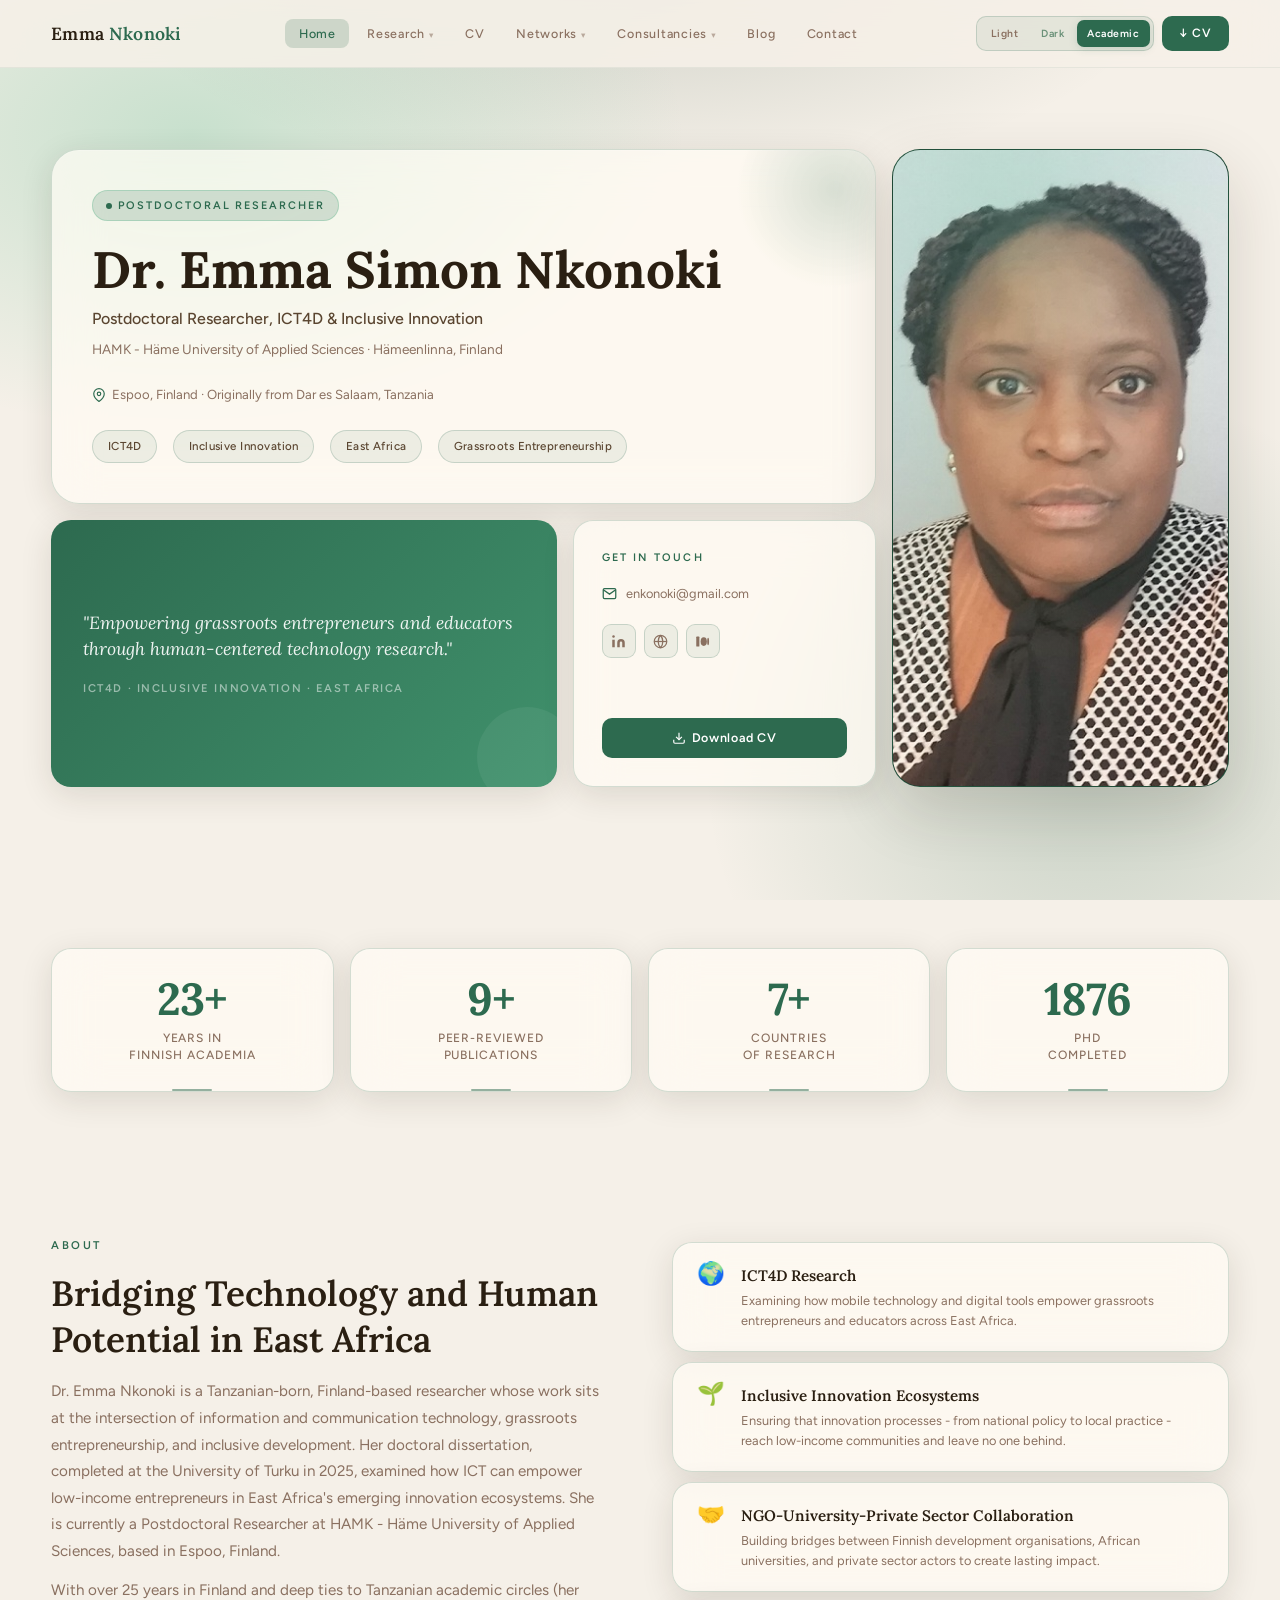
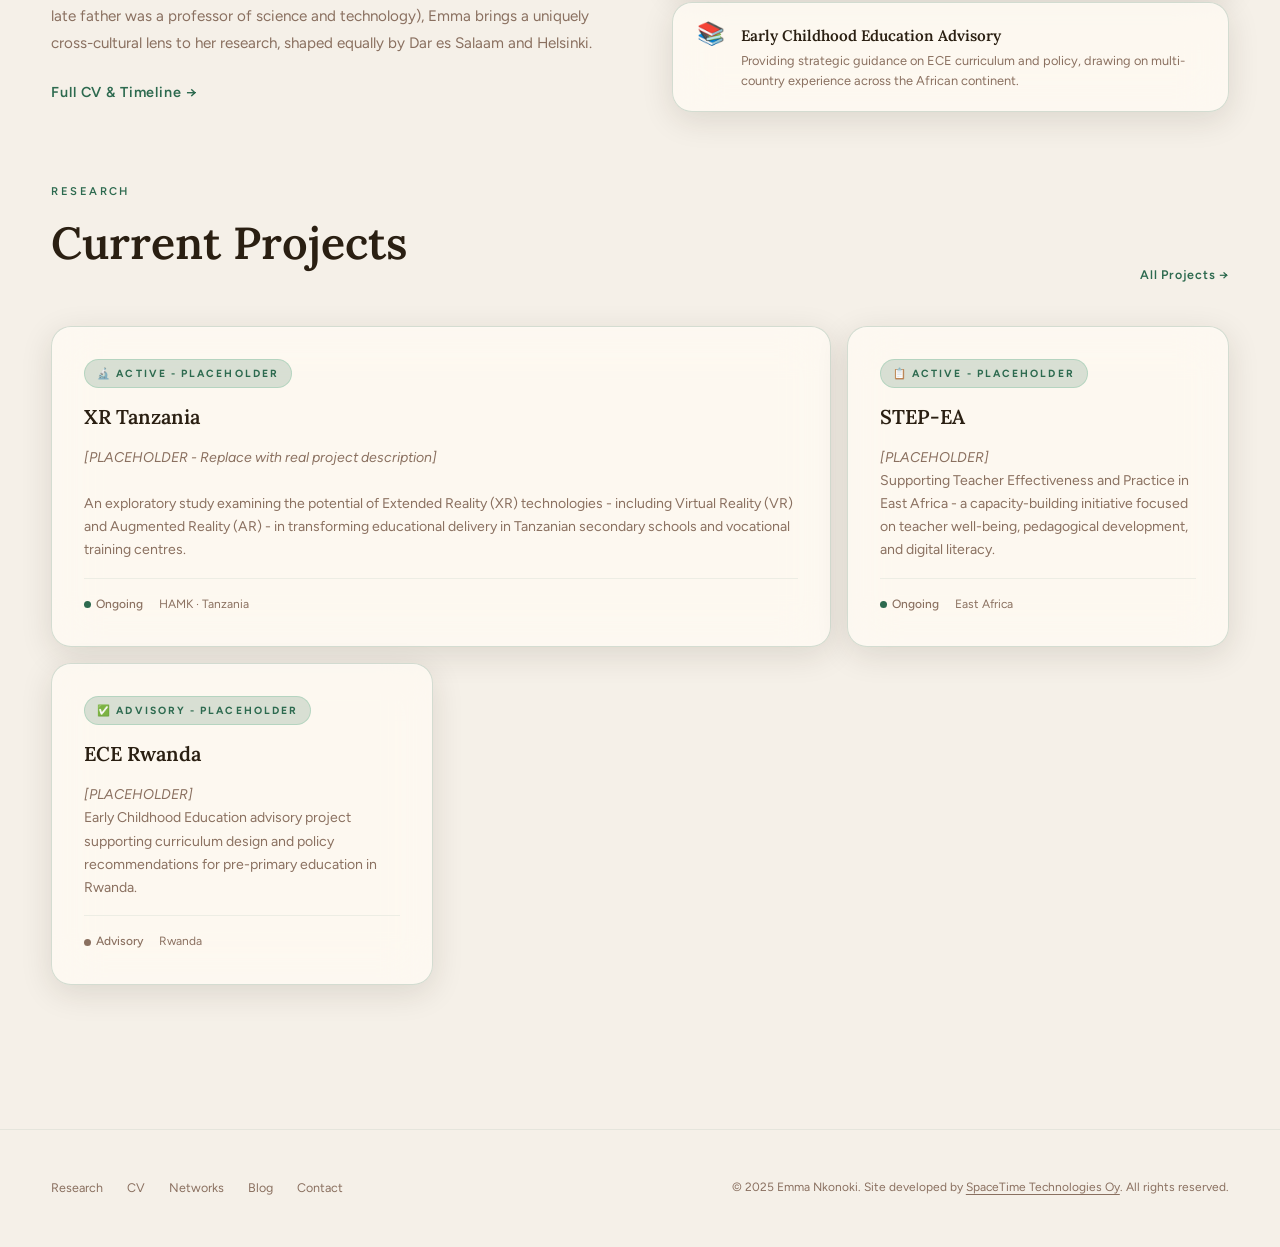
<file: index.html>
<!DOCTYPE html>
<html lang="en" data-theme="academic">
<head>
  <meta charset="UTF-8" />
  <meta name="viewport" content="width=device-width, initial-scale=1.0" />
  <meta name="description" content="Dr. Emma Nkonoki - Postdoctoral Researcher specialising in ICT4D, inclusive innovation ecosystems, and grassroots entrepreneurship in East Africa." />
  <title>Dr. Emma Nkonoki - Postdoctoral Researcher</title>
  <link rel="preconnect" href="https://fonts.googleapis.com" />
  <link rel="preconnect" href="https://fonts.gstatic.com" crossorigin />
  <link href="https://fonts.googleapis.com/css2?family=Lora:ital,wght@0,400;0,500;0,600;0,700;1,400;1,500&family=Figtree:wght@300;400;500;600;700&display=swap" rel="stylesheet" />
  <link rel="stylesheet" href="css/styles.css" />
</head>
<body>

<!-- ═══ NAVIGATION ═══ -->
<nav class="nav" role="navigation" aria-label="Main navigation">
  <div class="container nav-inner">
    <a href="index.html" class="nav-logo">Emma <span>Nkonoki</span></a>

    <ul class="nav-links" role="list">
      <li><a href="index.html" class="active">Home</a></li>
      <li class="has-dropdown"><a href="research.html">Research</a>
        <ul class="nav-dropdown" role="menu" aria-label="Research submenu">
          <li><a href="research.html#projects">Current Research</a></li>
          <li><a href="research.html#publications">Publications</a></li>
        </ul>
      </li>
      <li><a href="resume.html">CV</a></li>
      <li class="has-dropdown"><a href="activities.html">Networks</a>
        <ul class="nav-dropdown" role="menu" aria-label="Networks submenu">
          <li><a href="activities.html#activities">Activities</a></li>
          <li><a href="activities.html#affiliations">Affiliations</a></li>
        </ul>
      </li>
      <li class="has-dropdown"><a href="consultancies.html">Consultancies</a>
        <ul class="nav-dropdown" role="menu" aria-label="Consultancies submenu">
          <li><a href="consultancies.html#services">Services</a></li>
          <li><a href="consultancies.html#teaching">Teaching</a></li>
        </ul>
      </li>
      <li><a href="blog/index.html">Blog</a></li>
      <li><a href="contact.html">Contact</a></li>
    </ul>

    <div class="nav-actions">
      <div class="theme-switcher" role="group" aria-label="Select theme">
        <button class="theme-btn active" data-theme="light" aria-label="Light theme">Light</button>
        <button class="theme-btn" data-theme="dark" aria-label="Dark theme">Dark</button>
        <button class="theme-btn" data-theme="academic" aria-label="Academic theme">Academic</button>
      </div>
      <a href="#" class="nav-cta" aria-label="Download CV">↓ CV</a>
    </div>

    <button class="hamburger" aria-label="Toggle menu" aria-expanded="false" aria-controls="mobile-menu">
      <span></span><span></span><span></span>
    </button>
  </div>
</nav>

<!-- Mobile menu -->
<div class="mobile-menu" id="mobile-menu" role="menu">
  <a href="index.html" role="menuitem">Home</a>
  <a href="research.html" role="menuitem">Research</a>
  <a href="research.html#projects" role="menuitem" class="nav-sub-link">↳ Current Research</a>
  <a href="research.html#publications" role="menuitem" class="nav-sub-link">↳ Publications</a>
  <a href="resume.html" role="menuitem">CV & Experience</a>
  <a href="activities.html" role="menuitem">Networks</a>
  <a href="activities.html#activities" role="menuitem" class="nav-sub-link">↳ Activities</a>
  <a href="activities.html#affiliations" role="menuitem" class="nav-sub-link">↳ Affiliations</a>
  <a href="consultancies.html" role="menuitem">Consultancies</a>
  <a href="consultancies.html#services" role="menuitem" class="nav-sub-link">↳ Services</a>
  <a href="consultancies.html#teaching" role="menuitem" class="nav-sub-link">↳ Teaching</a>
  <a href="blog/index.html" role="menuitem">Blog</a>
  <a href="contact.html" role="menuitem">Contact</a>
  <div style="border-top:1px solid var(--border-light);padding-top:1rem;margin-top:0.5rem;display:flex;gap:6px;">
    <button class="theme-btn" data-theme="academic" style="flex:1;border:1px solid var(--border);border-radius:8px;padding:0.4rem;">Academic</button>
    <button class="theme-btn" data-theme="light" style="flex:1;border:1px solid var(--border);border-radius:8px;padding:0.4rem;">Light</button>
    <button class="theme-btn" data-theme="dark"  style="flex:1;border:1px solid var(--border);border-radius:8px;padding:0.4rem;">Dark</button>
  </div>
</div>

<!-- ═══ HERO SECTION ═══ -->
<section class="hero-section" aria-label="Introduction">
  <div class="hero-bg" aria-hidden="true"></div>

  <div class="hero-content">
    <div class="container">

      <!-- BENTO GRID -->
      <div class="bento-hero" role="region" aria-label="Profile overview">

        <!-- Card 1: Bio & Location -->
        <div class="bento-bio reveal">
          <div>
            <div class="bio-tag" aria-label="Current status">Postdoctoral Researcher</div>
            <h1 class="bio-name" style="white-space:nowrap;">Dr. Emma Simon Nkonoki</h1>
            <p class="bio-title">Postdoctoral Researcher, ICT4D & Inclusive Innovation</p>
            <p class="bio-institution">HAMK - Häme University of Applied Sciences · Hämeenlinna, Finland</p>

            <div class="bio-location" aria-label="Location">
              <svg width="14" height="14" viewBox="0 0 24 24" fill="none" stroke="currentColor" stroke-width="2" aria-hidden="true">
                <path d="M21 10c0 7-9 13-9 13s-9-6-9-13a9 9 0 0118 0z"/><circle cx="12" cy="10" r="3"/>
              </svg>
              Espoo, Finland · Originally from Dar es Salaam, Tanzania
            </div>
          </div>

          <div class="bio-bottom">
            <span class="bio-pill">ICT4D</span>
            <span class="bio-pill">Inclusive Innovation</span>
            <span class="bio-pill">East Africa</span>
            <span class="bio-pill">Grassroots Entrepreneurship</span>
          </div>
        </div>

        <!-- Card 4: Photo / Visual -->
        <div class="bento-photo reveal reveal-delay-2" aria-label="Profile photo of Dr. Emma Nkonoki">
          <img
            src="assets/images/Emm2.jpg"
            alt="Dr. Emma Nkonoki, Postdoctoral Researcher at HAMK University of Applied Sciences"
            loading="eager"
          />
        </div>

        <!-- Card 3: Tagline -->
        <div class="bento-tagline reveal reveal-delay-1" aria-label="Research tagline">
          <p>"Empowering grassroots entrepreneurs and educators through human-centered technology research."</p>
          <cite>ICT4D · Inclusive Innovation · East Africa</cite>
        </div>

        <!-- Card 2: Contact & Social -->
        <div class="bento-contact reveal reveal-delay-3" aria-label="Contact information">
          <div class="contact-label">Get in Touch</div>

          <a class="contact-item" href="mailto:enkonoki@gmail.com" aria-label="Email Emma">
            <svg width="15" height="15" viewBox="0 0 24 24" fill="none" stroke="currentColor" stroke-width="2" aria-hidden="true">
              <path d="M4 4h16c1.1 0 2 .9 2 2v12c0 1.1-.9 2-2 2H4c-1.1 0-2-.9-2-2V6c0-1.1.9-2 2-2z"/>
              <polyline points="22,6 12,13 2,6"/>
            </svg>
            enkonoki@gmail.com
          </a>

          <div class="social-row" aria-label="Social media links">
            <a class="social-btn" href="https://www.linkedin.com/in/emma-nkonoki-9a7440a4/" target="_blank" rel="noopener noreferrer" aria-label="LinkedIn profile">
              <svg width="15" height="15" viewBox="0 0 24 24" fill="currentColor" aria-hidden="true">
                <path d="M16 8a6 6 0 016 6v7h-4v-7a2 2 0 00-2-2 2 2 0 00-2 2v7h-4v-7a6 6 0 016-6zM2 9h4v12H2z"/>
                <circle cx="4" cy="4" r="2"/>
              </svg>
            </a>
            <a class="social-btn" href="https://www.researchgate.net/profile/Emma-Nkonoki" target="_blank" rel="noopener noreferrer" aria-label="ResearchGate profile">
              <svg width="15" height="15" viewBox="0 0 24 24" fill="none" stroke="currentColor" stroke-width="2" aria-hidden="true">
                <circle cx="12" cy="12" r="10"/>
                <line x1="2" y1="12" x2="22" y2="12"/>
                <path d="M12 2a15.3 15.3 0 010 20M12 2a15.3 15.3 0 000 20"/>
              </svg>
            </a>
            <a class="social-btn" href="https://medium.com/@enkonoki" target="_blank" rel="noopener noreferrer" aria-label="Medium blog">
              <svg width="15" height="15" viewBox="0 0 24 24" fill="currentColor" aria-hidden="true">
                <rect x="2" y="4" width="5" height="16" rx="1"/>
                <ellipse cx="14" cy="12" rx="5" ry="7"/>
                <ellipse cx="21" cy="12" rx="1.5" ry="6"/>
              </svg>
            </a>
          </div>

          <a class="cv-btn" href="#" aria-label="Download CV (PDF)">
            <svg width="14" height="14" viewBox="0 0 24 24" fill="none" stroke="currentColor" stroke-width="2" aria-hidden="true">
              <path d="M21 15v4a2 2 0 01-2 2H5a2 2 0 01-2-2v-4"/>
              <polyline points="7 10 12 15 17 10"/>
              <line x1="12" y1="15" x2="12" y2="3"/>
            </svg>
            Download CV
          </a>
        </div>

      </div><!-- /bento-hero -->
    </div><!-- /container -->
  </div><!-- /hero-content -->
</section>

<!-- ═══ QUICK STATS ═══ -->
<section class="stats-section" aria-label="Key statistics">
  <div class="container">
    <div class="stats-grid">

      <div class="stat-card glass reveal" aria-label="25 plus years of research and academic experience">
        <div class="stat-number" data-count="25" data-suffix="+" aria-live="polite">25+</div>
        <div class="stat-label">Years in<br>Finnish Academia</div>
      </div>

      <div class="stat-card glass reveal reveal-delay-1" aria-label="10 plus peer-reviewed publications">
        <div class="stat-number" data-count="10" data-suffix="+" aria-live="polite">10+</div>
        <div class="stat-label">Peer-Reviewed<br>Publications</div>
      </div>

      <div class="stat-card glass reveal reveal-delay-2" aria-label="Work spanning 8 countries">
        <div class="stat-number" data-count="8" data-suffix="+" aria-live="polite">8+</div>
        <div class="stat-label">Countries<br>of Research</div>
      </div>

      <div class="stat-card glass reveal reveal-delay-3" aria-label="PhD completed in 2025">
        <div class="stat-number" data-count="2025" data-suffix="" aria-live="polite">2025</div>
        <div class="stat-label">PhD<br>Completed</div>
      </div>

    </div>
  </div>
</section>

<!-- ═══ INTRO / ABOUT TEASER ═══ -->
<section class="intro-section section" aria-label="About Emma">
  <div class="container">
    <div class="intro-grid">

      <div class="intro-text reveal">
        <span class="section-label">About</span>
        <h2>Bridging Technology and Human Potential in East Africa</h2>
        <p>
          Dr. Emma Nkonoki is a Tanzanian-born, Finland-based researcher whose work sits at the intersection of
          information and communication technology, grassroots entrepreneurship, and inclusive development. Her
          doctoral dissertation, completed at the University of Turku in 2025, examined how ICT can empower
          low-income entrepreneurs in East Africa's emerging innovation ecosystems. She is currently a Postdoctoral Researcher at HAMK - Häme University of Applied Sciences, based in Espoo, Finland.
        </p>
        <p>
          With over 25 years in Finland and deep ties to Tanzanian academic circles (her late father was a
          professor of science and technology), Emma brings a uniquely cross-cultural lens to her research,
          shaped equally by Dar es Salaam and Helsinki.
        </p>
        <p style="margin-top:1.5rem;">
          <a href="resume.html" class="section-link" style="font-size:0.9rem;">
            Full CV &amp; Timeline →
          </a>
        </p>
      </div>

      <div class="intro-highlights reveal reveal-delay-1">

        <div class="highlight-item glass">
          <div class="highlight-icon" aria-hidden="true">🌍</div>
          <div>
            <h4>ICT4D Research</h4>
            <p>Examining how mobile technology and digital tools empower grassroots entrepreneurs and educators across East Africa.</p>
          </div>
        </div>

        <div class="highlight-item glass">
          <div class="highlight-icon" aria-hidden="true">🌱</div>
          <div>
            <h4>Inclusive Innovation Ecosystems</h4>
            <p>Ensuring that innovation processes - from national policy to local practice - reach low-income communities and leave no one behind.</p>
          </div>
        </div>

        <div class="highlight-item glass">
          <div class="highlight-icon" aria-hidden="true">🤝</div>
          <div>
            <h4>NGO-University-Private Sector Collaboration</h4>
            <p>Building bridges between Finnish development organisations, African universities, and private sector actors to create lasting impact.</p>
          </div>
        </div>

        <div class="highlight-item glass">
          <div class="highlight-icon" aria-hidden="true">📚</div>
          <div>
            <h4>Early Childhood Education Advisory</h4>
            <p>Providing strategic guidance on ECE curriculum and policy, drawing on multi-country experience across the African continent.</p>
          </div>
        </div>

      </div>
    </div>
  </div>
</section>

<!-- ═══ FEATURED RESEARCH TEASER ═══ -->
<section class="section" style="padding-top:0;" aria-label="Featured research projects">
  <div class="container">
    <div class="section-header">
      <div>
        <span class="section-label">Research</span>
        <h2 class="section-title">Current Projects</h2>
      </div>
      <a href="research.html" class="section-link">All Projects →</a>
    </div>

    <div class="projects-grid">

      <article class="project-card glass featured reveal" aria-label="XR Tanzania project">
        <span class="project-tag">🔬 Active - Placeholder</span>
        <h3>XR Tanzania</h3>
        <p>
          <em>[PLACEHOLDER - Replace with real project description]</em><br><br>
          An exploratory study examining the potential of Extended Reality (XR) technologies - including
          Virtual Reality (VR) and Augmented Reality (AR) - in transforming educational delivery in
          Tanzanian secondary schools and vocational training centres.
        </p>
        <div class="project-meta">
          <span class="project-status">
            <span class="status-dot" aria-hidden="true"></span>
            Ongoing
          </span>
          <span>HAMK · Tanzania</span>
        </div>
      </article>

      <article class="project-card glass reveal reveal-delay-1" aria-label="STEP-EA project">
        <span class="project-tag">📋 Active - Placeholder</span>
        <h3>STEP-EA</h3>
        <p>
          <em>[PLACEHOLDER]</em><br>
          Supporting Teacher Effectiveness and Practice in East Africa - a capacity-building initiative
          focused on teacher well-being, pedagogical development, and digital literacy.
        </p>
        <div class="project-meta">
          <span class="project-status">
            <span class="status-dot" aria-hidden="true"></span>
            Ongoing
          </span>
          <span>East Africa</span>
        </div>
      </article>

      <article class="project-card glass reveal reveal-delay-2" aria-label="ECE Rwanda project">
        <span class="project-tag">✅ Advisory - Placeholder</span>
        <h3>ECE Rwanda</h3>
        <p>
          <em>[PLACEHOLDER]</em><br>
          Early Childhood Education advisory project supporting curriculum design and policy recommendations
          for pre-primary education in Rwanda.
        </p>
        <div class="project-meta">
          <span class="project-status">
            <span class="status-dot inactive" aria-hidden="true"></span>
            Advisory
          </span>
          <span>Rwanda</span>
        </div>
      </article>

    </div>
  </div>
</section>

<!-- ═══ FOOTER ═══ -->
<footer class="footer" role="contentinfo">
  <div class="container">
    <div class="footer-inner">
      
      <nav class="footer-links" aria-label="Footer navigation">
        <a href="research.html">Research</a>
        <a href="resume.html">CV</a>
        <a href="activities.html">Networks</a>
        <a href="blog/index.html">Blog</a>
        <a href="contact.html">Contact</a>
      </nav>
      <p class="footer-copy">© 2025 Emma Nkonoki. Site developed by <a href="https://learning254.com" target="_blank" rel="noopener noreferrer" style="color:inherit;text-decoration:underline;text-underline-offset:3px;">SpaceTime Technologies Oy</a>. All rights reserved.</p>
    </div>
  </div>
</footer>

<script src="js/main.js"></script>
</body>
</html>
                                                                                                                                                                                                                                                                     
</file>
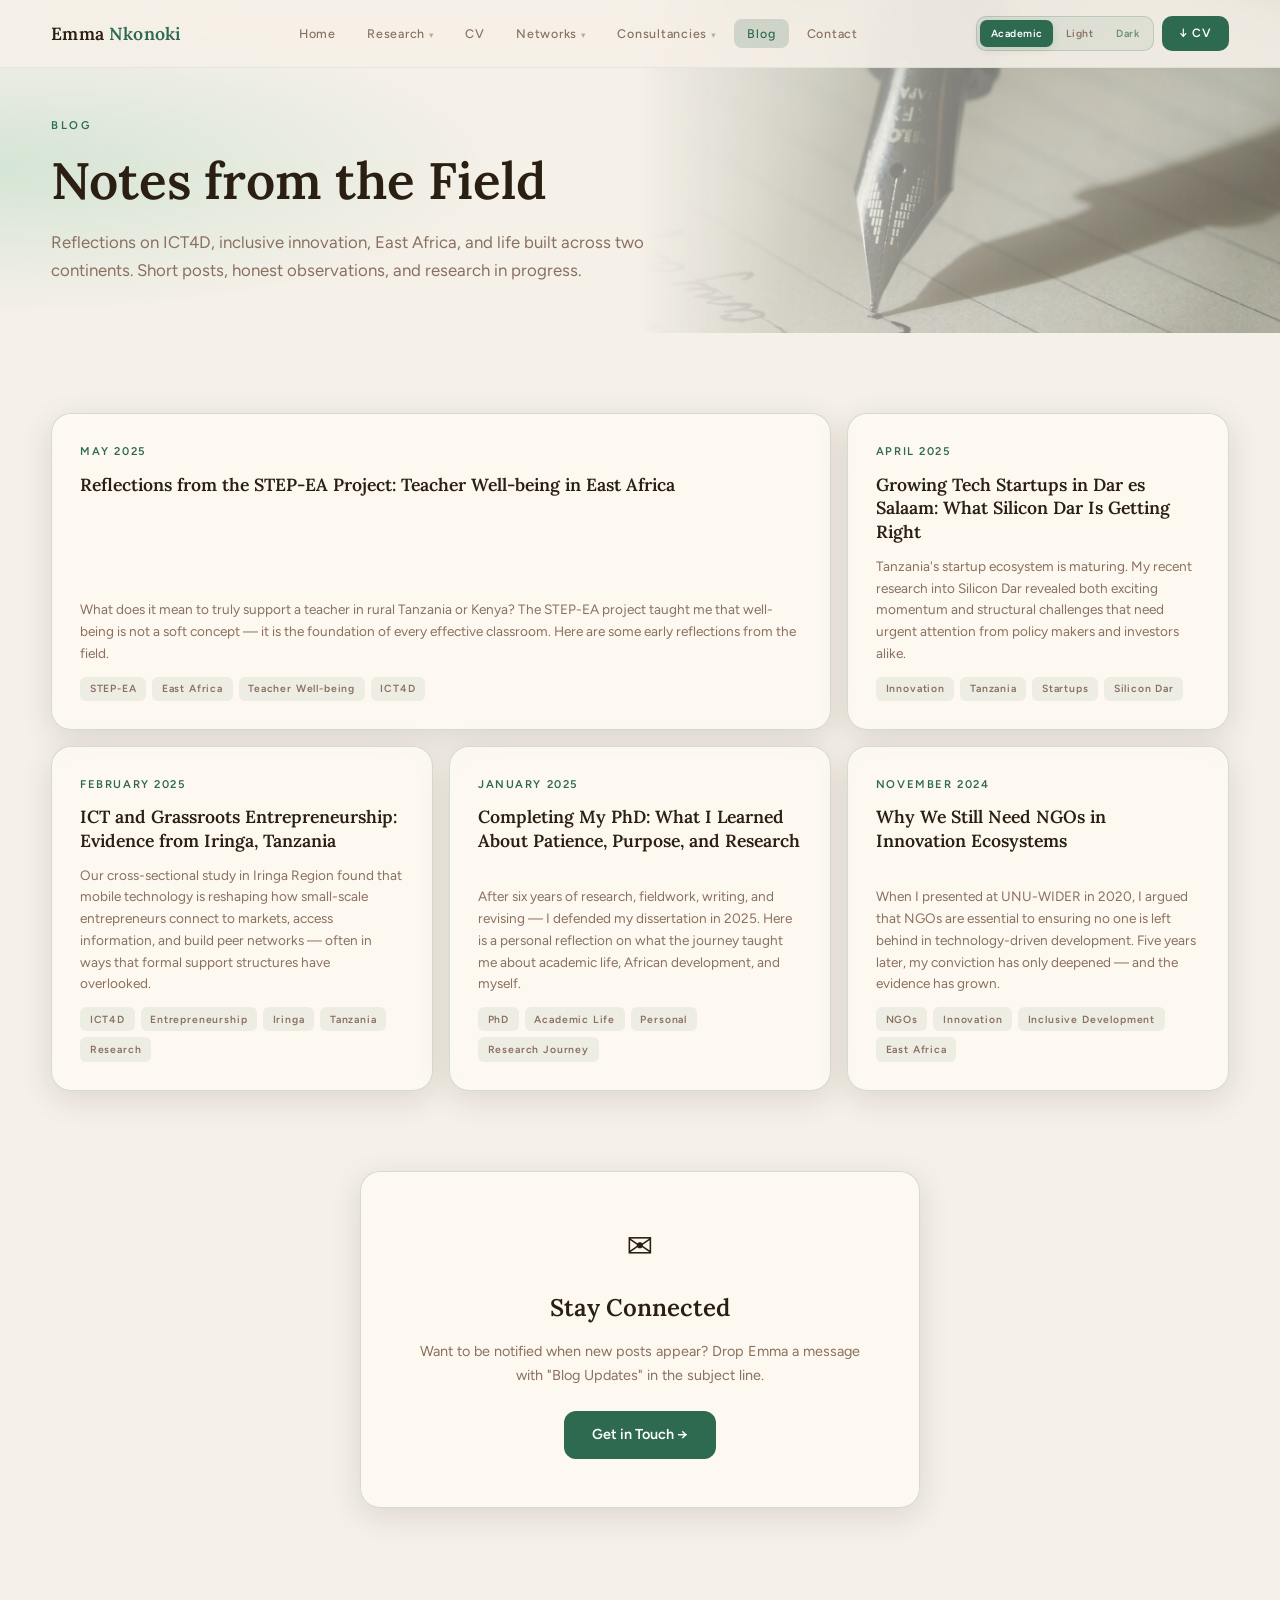
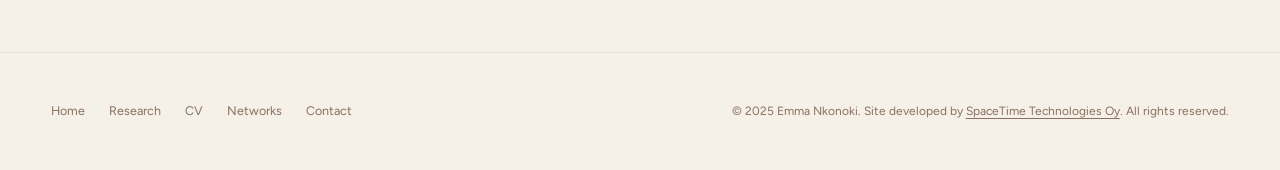
<file: blog/index.html>
<!DOCTYPE html>
<html lang="en" data-theme="academic">
<head>
  <meta charset="UTF-8" />
  <meta name="viewport" content="width=device-width, initial-scale=1.0" />
  <meta name="description" content="Blog by Dr. Emma Nkonoki - reflections on ICT4D, East Africa, innovation, and life between two continents." />
  <title>Blog - Dr. Emma Nkonoki</title>
  <link rel="preconnect" href="https://fonts.googleapis.com" />
  <link rel="preconnect" href="https://fonts.gstatic.com" crossorigin />
  <link href="https://fonts.googleapis.com/css2?family=Lora:ital,wght@0,400;0,500;0,600;0,700;1,400;1,500&family=Figtree:wght@300;400;500;600;700&display=swap" rel="stylesheet" />
  <link rel="stylesheet" href="../css/styles.css" />
</head>
<body>

<!-- ═══ NAVIGATION ═══ -->
<nav class="nav" role="navigation" aria-label="Main navigation">
  <div class="container nav-inner">
    <a href="../index.html" class="nav-logo">Emma <span>Nkonoki</span></a>
    <ul class="nav-links" role="list">
      <li><a href="../index.html">Home</a></li>
      <li class="has-dropdown"><a href="../research.html">Research</a>
        <ul class="nav-dropdown" role="menu" aria-label="Research submenu">
          <li><a href="../research.html#projects">Current Research</a></li>
          <li><a href="../research.html#publications">Publications</a></li>
        </ul>
      </li>
      <li><a href="../resume.html">CV</a></li>
      <li class="has-dropdown"><a href="../activities.html">Networks</a>
        <ul class="nav-dropdown" role="menu" aria-label="Networks submenu">
          <li><a href="../activities.html#activities">Activities</a></li>
          <li><a href="../activities.html#affiliations">Affiliations</a></li>
        </ul>
      </li>
      <li class="has-dropdown"><a href="../consultancies.html">Consultancies</a>
        <ul class="nav-dropdown" role="menu" aria-label="Consultancies submenu">
          <li><a href="../consultancies.html#services">Services</a></li>
          <li><a href="../consultancies.html#teaching">Teaching</a></li>
        </ul>
      </li>
      <li><a href="index.html" class="active">Blog</a></li>
      <li><a href="../contact.html">Contact</a></li>
    </ul>
    <div class="nav-actions">
      <div class="theme-switcher" role="group" aria-label="Select theme">
        <button class="theme-btn active" data-theme="academic">Academic</button>
        <button class="theme-btn" data-theme="light">Light</button>
        <button class="theme-btn" data-theme="dark">Dark</button>
      </div>
      <a href="#" class="nav-cta">↓ CV</a>
    </div>
    <button class="hamburger" aria-label="Toggle menu" aria-expanded="false" aria-controls="mobile-menu">
      <span></span><span></span><span></span>
    </button>
  </div>
</nav>
<div class="mobile-menu" id="mobile-menu" role="menu">
  <a href="../index.html" role="menuitem">Home</a>
  <a href="../research.html" role="menuitem">Research</a>
  <a href="../research.html#projects" role="menuitem" class="nav-sub-link">↳ Current Research</a>
  <a href="../research.html#publications" role="menuitem" class="nav-sub-link">↳ Publications</a>
  <a href="../resume.html" role="menuitem">CV & Experience</a>
  <a href="../activities.html" role="menuitem">Networks</a>
  <a href="../activities.html#activities" role="menuitem" class="nav-sub-link">↳ Activities</a>
  <a href="../activities.html#affiliations" role="menuitem" class="nav-sub-link">↳ Affiliations</a>
  <a href="../consultancies.html" role="menuitem">Consultancies</a>
  <a href="../consultancies.html#services" role="menuitem" class="nav-sub-link">↳ Services</a>
  <a href="../consultancies.html#teaching" role="menuitem" class="nav-sub-link">↳ Teaching</a>
  <a href="index.html" role="menuitem">Blog</a>
  <a href="../contact.html" role="menuitem">Contact</a>
  <div style="border-top:1px solid var(--border-light);padding-top:1rem;margin-top:0.5rem;display:flex;gap:6px;">
    <button class="theme-btn" data-theme="academic" style="flex:1;border:1px solid var(--border);border-radius:8px;padding:0.4rem;">Academic</button>
    <button class="theme-btn" data-theme="light" style="flex:1;border:1px solid var(--border);border-radius:8px;padding:0.4rem;">Light</button>
    <button class="theme-btn" data-theme="dark"  style="flex:1;border:1px solid var(--border);border-radius:8px;padding:0.4rem;">Dark</button>
  </div>
</div>

<!-- ═══ PAGE HEADER ═══ -->
<header class="page-header" aria-labelledby="page-heading">
  <!-- blog is one level deep, so path goes up one folder -->
  <div class="page-header-photo right" style="background-image:url('../assets/images/headers/blog.jpg')" aria-hidden="true"></div>
  <div class="container">
    <span class="section-label reveal">Blog</span>
    <h1 class="section-title reveal" id="page-heading" style="font-size:clamp(2.2rem,4vw,3.5rem);">
      Notes from the Field
    </h1>
    <p class="section-subtitle reveal reveal-delay-1">
      Reflections on ICT4D, inclusive innovation, East Africa, and life built across two continents.
      Short posts, honest observations, and research in progress.
    </p>
  </div>
</header>

<!-- ═══ BLOG POSTS ═══ -->
<section class="section" aria-label="Blog posts">
  <div class="container">
    <div id="blog-posts" class="blog-grid" role="feed" aria-label="Blog post list" aria-busy="true">
      <!-- Posts loaded dynamically from posts.json -->
      <div style="grid-column:1/-1;text-align:center;padding:3rem;color:var(--text-muted);">
        <svg width="32" height="32" viewBox="0 0 24 24" fill="none" stroke="currentColor" stroke-width="1.5" style="margin:0 auto 1rem;display:block;animation:spin 1s linear infinite;" aria-hidden="true">
          <path d="M21 12a9 9 0 11-18 0 9 9 0 0118 0z" stroke-opacity="0.3"/>
          <path d="M21 12a9 9 0 00-9-9"/>
        </svg>
        <style>@keyframes spin{to{transform:rotate(360deg)}}</style>
        Loading posts…
      </div>
    </div>
  </div>
</section>

<!-- ═══ SUBSCRIBE / CONTACT ═══ -->
<section class="section" style="padding-top:0;" aria-label="Stay connected">
  <div class="container">
    <div class="glass" style="padding:3rem;text-align:center;max-width:560px;margin:0 auto;">
      <div style="font-size:2rem;margin-bottom:1rem;" aria-hidden="true">✉️</div>
      <h2 style="font-family:var(--serif);font-size:1.5rem;font-weight:600;color:var(--text);margin-bottom:0.75rem;">
        Stay Connected
      </h2>
      <p style="font-size:0.9rem;color:var(--text-muted);line-height:1.65;margin-bottom:1.5rem;">
        Want to be notified when new posts appear? Drop Emma a message with "Blog Updates" in the subject line.
      </p>
      <a href="../contact.html" style="display:inline-flex;align-items:center;gap:6px;padding:0.75rem 1.75rem;background:var(--accent);color:white;border-radius:12px;font-weight:600;font-size:0.9rem;">
        Get in Touch →
      </a>
    </div>
  </div>
</section>

<!-- ═══ FOOTER ═══ -->
<footer class="footer" role="contentinfo">
  <div class="container">
    <div class="footer-inner">
      
      <nav class="footer-links" aria-label="Footer navigation">
        <a href="../index.html">Home</a>
        <a href="../research.html">Research</a>
        <a href="../resume.html">CV</a>
        <a href="../activities.html">Networks</a>
        <a href="../contact.html">Contact</a>
      </nav>
      <p class="footer-copy">© 2025 Emma Nkonoki. Site developed by <a href="https://learning254.com" target="_blank" rel="noopener noreferrer" style="color:inherit;text-decoration:underline;text-underline-offset:3px;">SpaceTime Technologies Oy</a>. All rights reserved.</p>
    </div>
  </div>
</footer>

<script src="../js/main.js"></script>
</body>
</html>
</file>
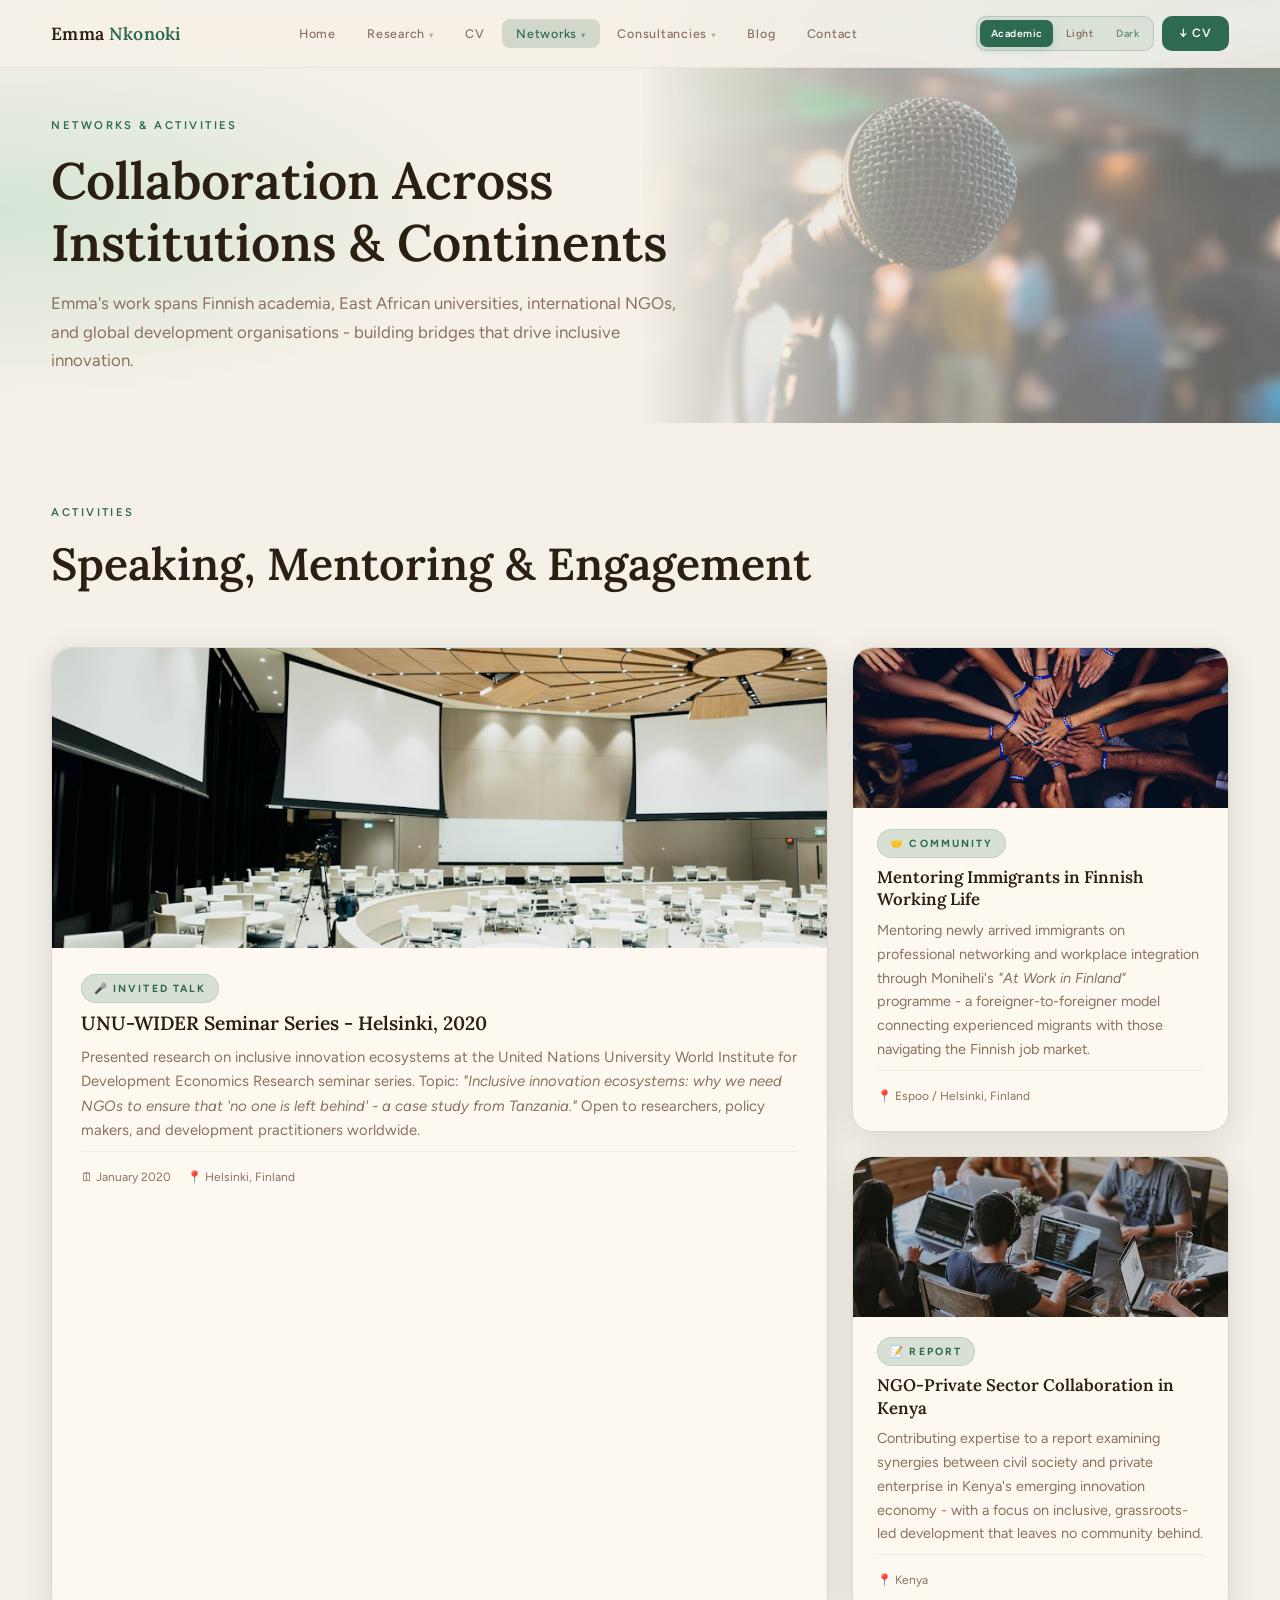
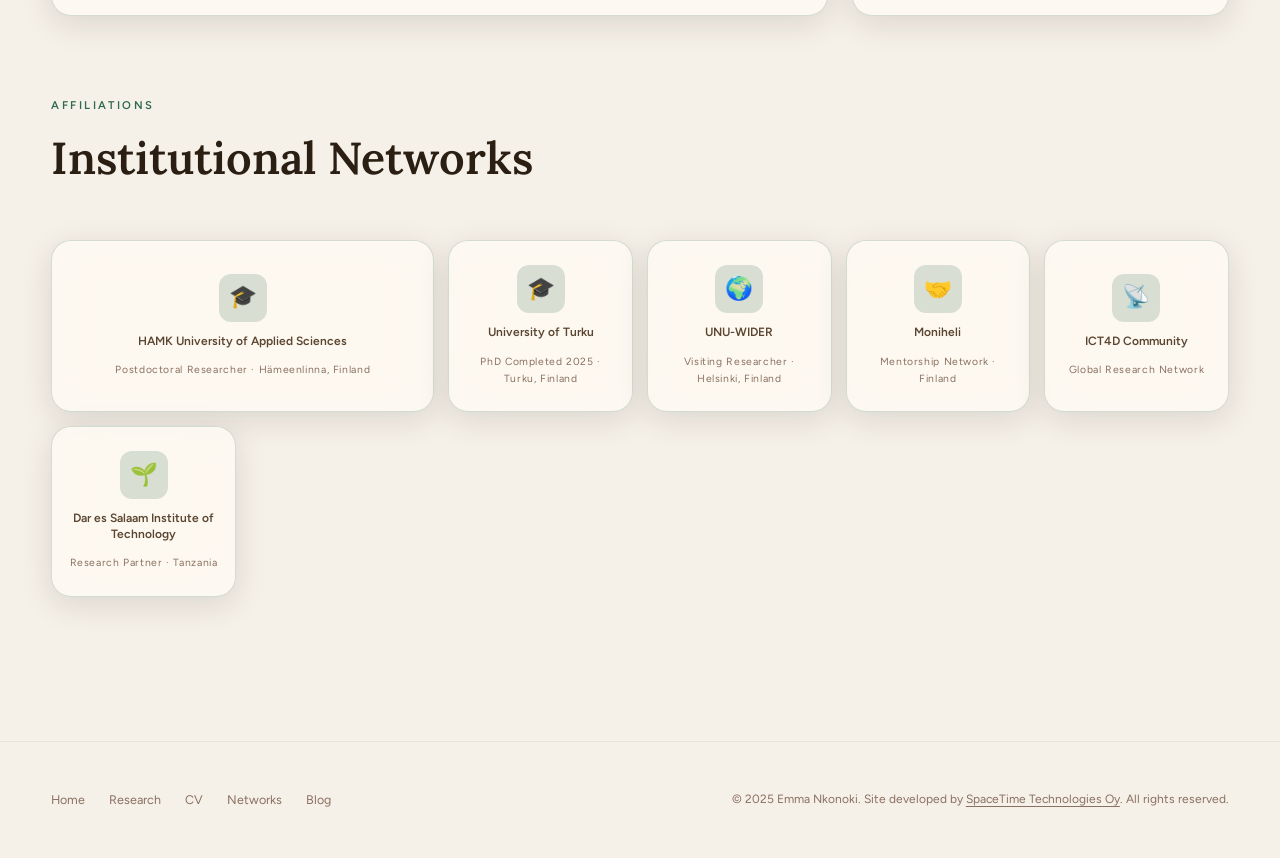
<file: activities.html>
<!DOCTYPE html>
<html lang="en" data-theme="academic">
<head>
  <meta charset="UTF-8" />
  <meta name="viewport" content="width=device-width, initial-scale=1.0" />
  <meta name="description" content="Dr. Emma Nkonoki's professional networks, affiliations, and activities across research, development, and academia." />
  <title>Networks & Activities - Dr. Emma Nkonoki</title>
  <link rel="preconnect" href="https://fonts.googleapis.com" />
  <link rel="preconnect" href="https://fonts.gstatic.com" crossorigin />
  <link href="https://fonts.googleapis.com/css2?family=Lora:ital,wght@0,400;0,500;0,600;0,700;1,400;1,500&family=Figtree:wght@300;400;500;600;700&display=swap" rel="stylesheet" />
  <link rel="stylesheet" href="css/styles.css" />

  <style>
    /* ── AFFILIATION TICKER ─────────────────────────────── */

    .ticker-section {
      padding: 3rem 0 4rem;
      overflow: hidden;
      position: relative;
    }

    /* Soft fade masks on both sides */
    .ticker-mask {
      position: relative;
    }
    .ticker-mask::before,
    .ticker-mask::after {
      content: '';
      position: absolute;
      top: 0; bottom: 0;
      width: 120px;
      z-index: 10;
      pointer-events: none;
    }
    .ticker-mask::before {
      left: 0;
      background: linear-gradient(to right, var(--bg) 0%, transparent 100%);
    }
    .ticker-mask::after {
      right: 0;
      background: linear-gradient(to left, var(--bg) 0%, transparent 100%);
    }

    /* Scrolling track */
    .affil-ticker-track {
      display: flex;
      gap: 14px;
      /* width is set by JS; animation scrolls it */
      animation: ticker-scroll 38s linear infinite;
      width: max-content;
      cursor: default;
    }

    .affil-ticker-track.paused {
      animation-play-state: paused;
    }

    @keyframes ticker-scroll {
      from { transform: translateX(0); }
      to   { transform: translateX(-50%); }
    }

    /* Individual ticker card */
    .affil-ticker-card {
      flex-shrink: 0;
      width: 170px;
      padding: 1.4rem 1rem;
      display: flex;
      flex-direction: column;
      align-items: center;
      justify-content: center;
      gap: 0.65rem;
      text-align: center;
      min-height: 120px;
      border-radius: var(--radius);
      background: var(--surface);
      backdrop-filter: blur(20px) saturate(150%);
      -webkit-backdrop-filter: blur(20px) saturate(150%);
      border: 1px solid var(--border);
      box-shadow: var(--shadow-sm);
      cursor: pointer;
      text-decoration: none;
      color: inherit;
      transition: transform 0.25s, box-shadow 0.25s, border-color 0.25s;
      user-select: none;
    }

    .affil-ticker-card:hover {
      transform: translateY(-4px) scale(1.04);
      box-shadow: var(--shadow-md);
      border-color: var(--accent);
    }

    .affil-ticker-card .affil-logo {
      width: 46px; height: 46px;
      border-radius: 12px;
      background: var(--accent-glow);
      display: flex;
      align-items: center;
      justify-content: center;
      font-size: 1.4rem;
      transition: transform 0.25s;
    }
    .affil-ticker-card:hover .affil-logo {
      transform: scale(1.15) rotate(-4deg);
    }

    .affil-ticker-card .affil-name {
      font-size: 0.78rem;
      font-weight: 600;
      color: var(--text);
      line-height: 1.3;
    }
    .affil-ticker-card .affil-type {
      font-size: 0.65rem;
      color: var(--text-muted);
      letter-spacing: 0.04em;
      line-height: 1.4;
    }

    /* ── FLOATING POPOVER ───────────────────────────────── */
    .affil-popover-float {
      position: fixed;
      z-index: 999;
      width: 230px;
      background: var(--surface);
      backdrop-filter: blur(28px) saturate(180%);
      -webkit-backdrop-filter: blur(28px) saturate(180%);
      border: 1px solid var(--border);
      border-radius: 14px;
      padding: 1rem 1.1rem;
      box-shadow: var(--shadow-lg), 0 0 0 1px rgba(82,183,136,0.12);
      pointer-events: none;
      opacity: 0;
      transform: translateX(-50%) translateY(-8px);
      transition: opacity 0.2s ease, transform 0.2s ease;
    }

    .affil-popover-float.active {
      opacity: 1;
      transform: translateX(-50%) translateY(0);
    }

    .affil-popover-float strong {
      display: block;
      font-family: var(--serif);
      font-size: 0.92rem;
      font-weight: 600;
      color: var(--text);
      margin-bottom: 0.45rem;
    }

    .affil-popover-float p {
      font-size: 0.78rem;
      color: var(--text-muted);
      line-height: 1.6;
      margin: 0;
    }

    /* small arrow under popover pointing down to card */
    .affil-popover-float::after {
      content: '';
      position: absolute;
      bottom: -7px;
      left: 50%;
      transform: translateX(-50%);
      width: 12px; height: 12px;
      background: var(--surface);
      border-right: 1px solid var(--border);
      border-bottom: 1px solid var(--border);
      border-radius: 2px;
      rotate: 45deg;
    }

    /* pause hint */
    .ticker-hint {
      text-align: center;
      font-size: 0.72rem;
      color: var(--text-muted);
      letter-spacing: 0.06em;
      margin-top: 1.25rem;
    }
  </style>
</head>
<body>

<!-- ═══ NAVIGATION ═══ -->
<nav class="nav" role="navigation" aria-label="Main navigation">
  <div class="container nav-inner">
    <a href="index.html" class="nav-logo">Emma <span>Nkonoki</span></a>
    <ul class="nav-links" role="list">
      <li><a href="index.html">Home</a></li>
      <li class="has-dropdown"><a href="research.html">Research</a>
        <ul class="nav-dropdown" role="menu" aria-label="Research submenu">
          <li><a href="research.html#projects">Current Research</a></li>
          <li><a href="research.html#publications">Publications</a></li>
        </ul>
      </li>
      <li><a href="resume.html">CV</a></li>
      <li class="has-dropdown"><a href="activities.html" class="active">Networks</a>
        <ul class="nav-dropdown" role="menu" aria-label="Networks submenu">
          <li><a href="activities.html#activities">Activities</a></li>
          <li><a href="activities.html#affiliations">Affiliations</a></li>
        </ul>
      </li>
      <li class="has-dropdown"><a href="consultancies.html">Consultancies</a>
        <ul class="nav-dropdown" role="menu" aria-label="Consultancies submenu">
          <li><a href="consultancies.html#services">Services</a></li>
          <li><a href="consultancies.html#teaching">Teaching</a></li>
        </ul>
      </li>
      <li><a href="blog/index.html">Blog</a></li>
      <li><a href="contact.html">Contact</a></li>
    </ul>
    <div class="nav-actions">
      <div class="theme-switcher" role="group" aria-label="Select theme">
        <button class="theme-btn active" data-theme="academic">Academic</button>
        <button class="theme-btn" data-theme="light">Light</button>
        <button class="theme-btn" data-theme="dark">Dark</button>
      </div>
      <a href="#" class="nav-cta">↓ CV</a>
    </div>
    <button class="hamburger" aria-label="Toggle menu" aria-expanded="false" aria-controls="mobile-menu">
      <span></span><span></span><span></span>
    </button>
  </div>
</nav>
<div class="mobile-menu" id="mobile-menu" role="menu">
  <a href="index.html" role="menuitem">Home</a>
  <a href="research.html" role="menuitem">Research</a>
  <a href="research.html#projects" role="menuitem" class="nav-sub-link">↳ Current Research</a>
  <a href="research.html#publications" role="menuitem" class="nav-sub-link">↳ Publications</a>
  <a href="resume.html" role="menuitem">CV & Experience</a>
  <a href="activities.html" role="menuitem">Networks</a>
  <a href="activities.html#activities" role="menuitem" class="nav-sub-link">↳ Activities</a>
  <a href="activities.html#affiliations" role="menuitem" class="nav-sub-link">↳ Affiliations</a>
  <a href="consultancies.html" role="menuitem">Consultancies</a>
  <a href="consultancies.html#services" role="menuitem" class="nav-sub-link">↳ Services</a>
  <a href="consultancies.html#teaching" role="menuitem" class="nav-sub-link">↳ Teaching</a>
  <a href="blog/index.html" role="menuitem">Blog</a>
  <a href="contact.html" role="menuitem">Contact</a>
  <div style="border-top:1px solid var(--border-light);padding-top:1rem;margin-top:0.5rem;display:flex;gap:6px;">
    <button class="theme-btn" data-theme="academic" style="flex:1;border:1px solid var(--border);border-radius:8px;padding:0.4rem;">Academic</button>
    <button class="theme-btn" data-theme="light" style="flex:1;border:1px solid var(--border);border-radius:8px;padding:0.4rem;">Light</button>
    <button class="theme-btn" data-theme="dark"  style="flex:1;border:1px solid var(--border);border-radius:8px;padding:0.4rem;">Dark</button>
  </div>
</div>

<!-- ═══ PAGE HEADER ═══ -->
<header class="page-header" aria-labelledby="page-heading">
  <div class="page-header-photo right" style="background-image:url('assets/images/headers/networks.jpg')" aria-hidden="true"></div>
  <div class="container">
    <span class="section-label reveal">Networks & Activities</span>
    <h1 class="section-title reveal" id="page-heading" style="font-size:clamp(2.2rem,4vw,3.5rem);">
      Collaboration Across<br>Institutions & Continents
    </h1>
    <p class="section-subtitle reveal reveal-delay-1">
      Emma's work spans Finnish academia, East African universities, international NGOs, and global development organisations - building bridges that drive inclusive innovation.
    </p>
  </div>
</header>

<!-- ═══ PROFESSIONAL ACTIVITIES - first ═══ -->
<section id="activities" class="section" aria-label="Professional activities">
  <div class="container">
    <div class="section-header reveal">
      <div>
        <span class="section-label">Activities</span>
        <h2 class="section-title">Speaking, Mentoring & Engagement</h2>
      </div>
    </div>


    <!-- 3-column bento grid: speaking, mentoring, NGO collaboration -->
    <div class="speaking-bento">

      <!-- Card 1: UNU-WIDER - featured, spans 2 cols × 2 rows -->
      <article class="glass engage-card engage-card--featured reveal" aria-label="UNU-WIDER Seminar presentation 2020">
        <div class="engage-img">
          <img src="assets/images/activities/speaking.jpg" alt="Emma presenting at UNU-WIDER Seminar, Helsinki 2020" loading="lazy" />
        </div>
        <div class="engage-body">
          <span class="project-tag">🎤 Invited Talk</span>
          <h3>UNU-WIDER Seminar Series - Helsinki, 2020</h3>
          <p>
            Presented research on inclusive innovation ecosystems at the United Nations University
            World Institute for Development Economics Research seminar series. Topic:
            <em>"Inclusive innovation ecosystems: why we need NGOs to ensure that 'no one is left behind' - a case study from Tanzania."</em>
            Open to researchers, policy makers, and development practitioners worldwide.
          </p>
          <div class="project-meta">
            <span>🗓 January 2020</span>
            <span>📍 Helsinki, Finland</span>
          </div>
        </div>
      </article>

      <!-- Card 2: Moniheli mentoring -->
      <article class="glass engage-card engage-card--vertical reveal" aria-label="Immigrant mentoring activity">
        <div class="engage-img engage-img--sm">
          <img src="assets/images/activities/mentoring.jpg" alt="Emma mentoring immigrants in Finnish working life" loading="lazy" />
        </div>
        <div class="engage-body">
          <span class="project-tag">🤝 Community</span>
          <h3>Mentoring Immigrants in Finnish Working Life</h3>
          <p>
            Mentoring newly arrived immigrants on professional networking and workplace integration
            through Moniheli's <em>"At Work in Finland"</em> programme - a foreigner-to-foreigner
            model connecting experienced migrants with those navigating the Finnish job market.
          </p>
          <div class="project-meta">
            <span>📍 Espoo / Helsinki, Finland</span>
          </div>
        </div>
      </article>

      <!-- Card 3: NGO Kenya -->
      <article class="glass engage-card engage-card--vertical reveal reveal-delay-1" aria-label="NGO private sector report Kenya">
        <div class="engage-img engage-img--sm">
          <img src="assets/images/activities/collaboration.jpg" alt="NGO and private sector collaboration in Kenya" loading="lazy" />
        </div>
        <div class="engage-body">
          <span class="project-tag">📝 Report</span>
          <h3>NGO-Private Sector Collaboration in Kenya</h3>
          <p>
            Contributing expertise to a report examining synergies between civil society and private
            enterprise in Kenya's emerging innovation economy - with a focus on inclusive,
            grassroots-led development that leaves no community behind.
          </p>
          <div class="project-meta">
            <span>📍 Kenya</span>
          </div>
        </div>
      </article>

    </div><!-- /.speaking-bento -->

  </div>
</section>

<!-- ═══ AFFILIATIONS ═══ -->
<section id="affiliations" class="section" style="padding-top:0;" aria-label="Institutional affiliations">
  <div class="container">
    <div class="section-header reveal">
      <div>
        <span class="section-label">Affiliations</span>
        <h2 class="section-title">Institutional Networks</h2>
      </div>
    </div>

    <div class="affil-grid reveal">

      <div class="affil-card glass wide">
        <div class="affil-logo" aria-hidden="true">🎓</div>
        <div class="affil-name">HAMK University of Applied Sciences</div>
        <div class="affil-type">Postdoctoral Researcher · Hämeenlinna, Finland</div>
      </div>

      <div class="affil-card glass">
        <div class="affil-logo" aria-hidden="true">🎓</div>
        <div class="affil-name">University of Turku</div>
        <div class="affil-type">PhD Completed 2025 · Turku, Finland</div>
      </div>

      <div class="affil-card glass">
        <div class="affil-logo" aria-hidden="true">🌍</div>
        <div class="affil-name">UNU-WIDER</div>
        <div class="affil-type">Visiting Researcher · Helsinki, Finland</div>
      </div>

      <div class="affil-card glass">
        <div class="affil-logo" aria-hidden="true">🤝</div>
        <div class="affil-name">Moniheli</div>
        <div class="affil-type">Mentorship Network · Finland</div>
      </div>

      <div class="affil-card glass">
        <div class="affil-logo" aria-hidden="true">📡</div>
        <div class="affil-name">ICT4D Community</div>
        <div class="affil-type">Global Research Network</div>
      </div>

      <div class="affil-card glass">
        <div class="affil-logo" aria-hidden="true">🌱</div>
        <div class="affil-name">Dar es Salaam Institute of Technology</div>
        <div class="affil-type">Research Partner · Tanzania</div>
      </div>

    </div>
  </div>
</section>

<!-- ═══ FOOTER ═══ -->
<footer class="footer" role="contentinfo">
  <div class="container">
    <div class="footer-inner">
      
      <nav class="footer-links" aria-label="Footer navigation">
        <a href="index.html">Home</a>
        <a href="research.html">Research</a>
        <a href="resume.html">CV</a>
        <a href="activities.html">Networks</a>
        <a href="blog/index.html">Blog</a>
      </nav>
      <p class="footer-copy">© 2025 Emma Nkonoki. Site developed by <a href="https://learning254.com" target="_blank" rel="noopener noreferrer" style="color:inherit;text-decoration:underline;text-underline-offset:3px;">SpaceTime Technologies Oy</a>. All rights reserved.</p>
    </div>
  </div>
</footer>

<script src="js/main.js"></script>
</body>
</html>
</file>
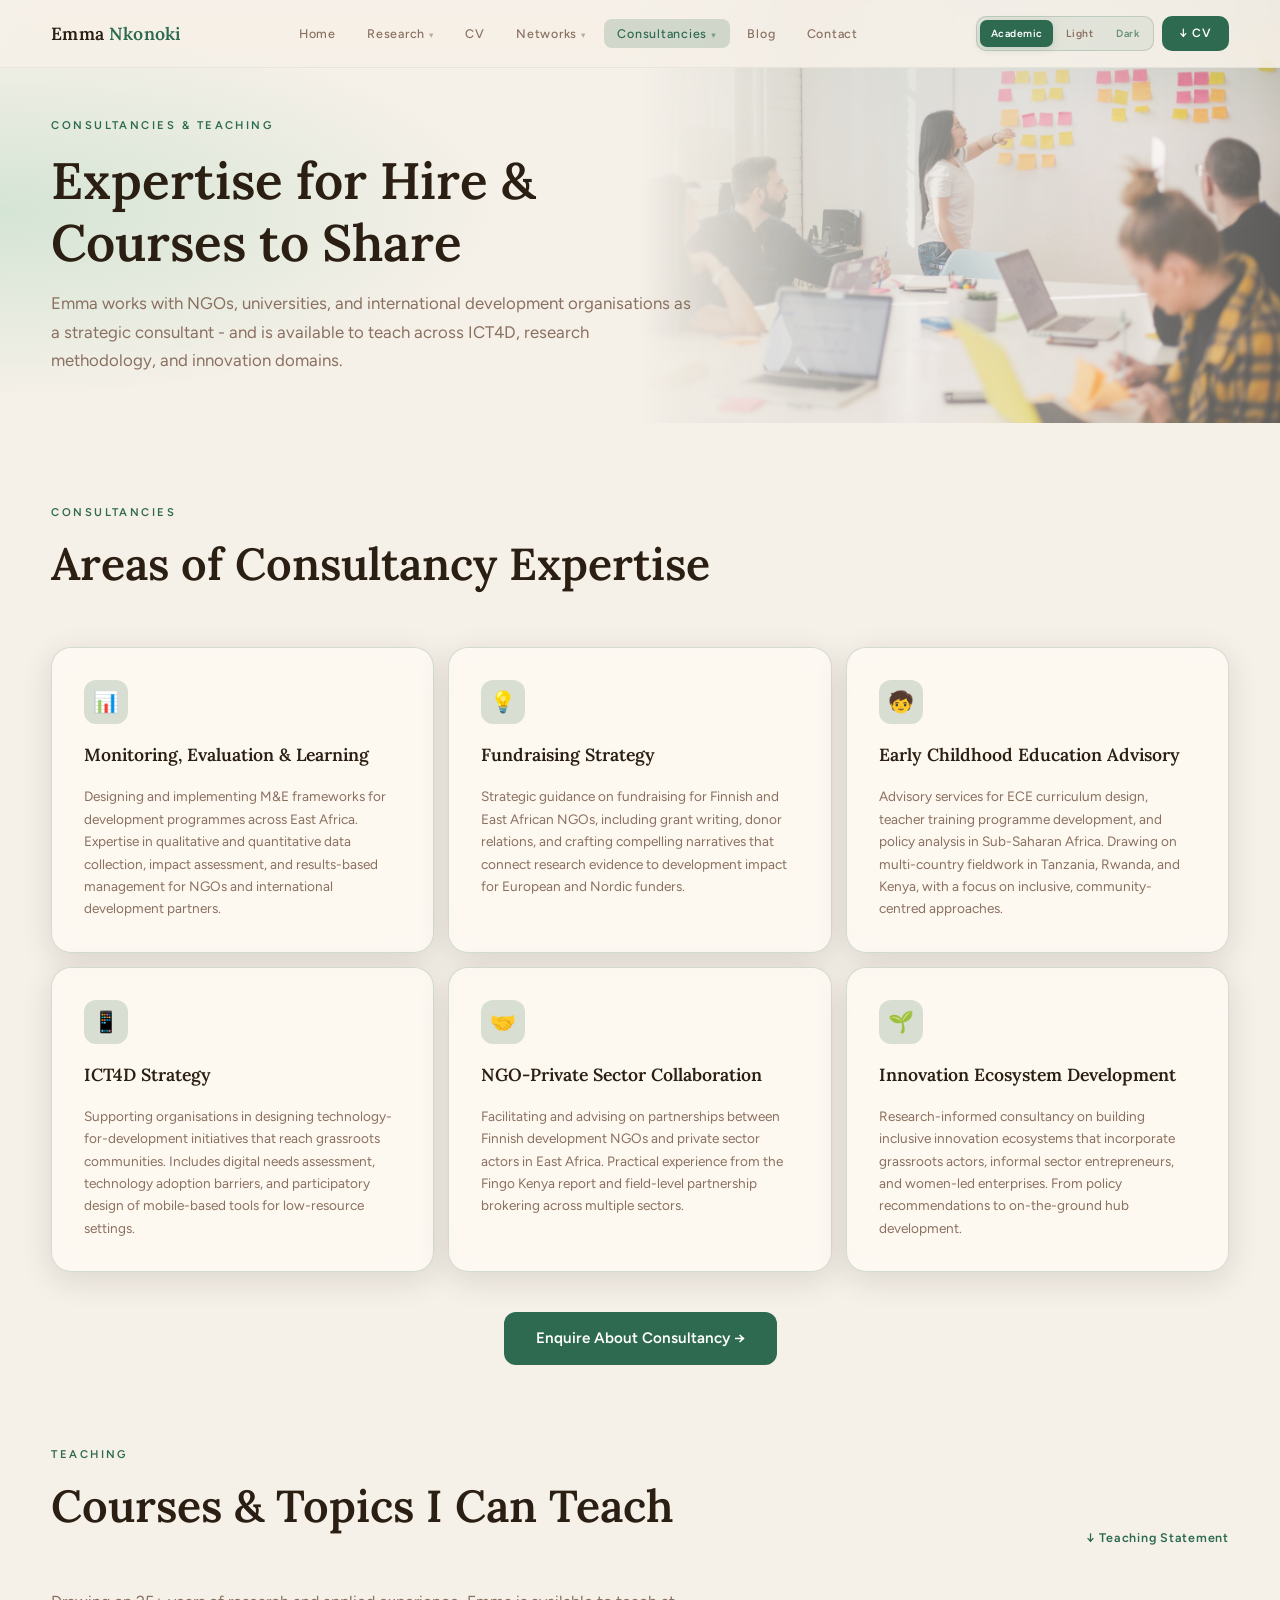
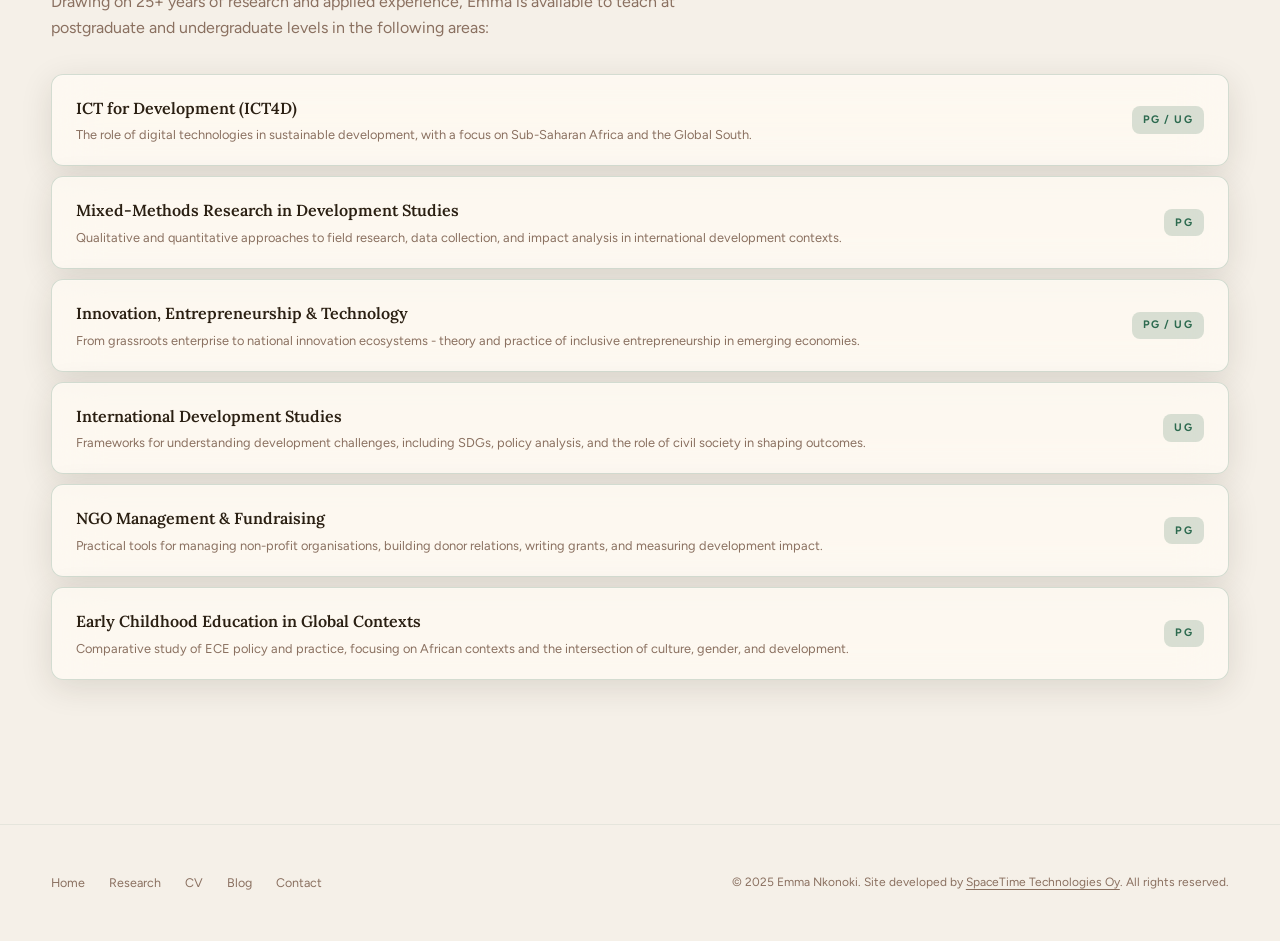
<file: consultancies.html>
<!DOCTYPE html>
<html lang="en" data-theme="academic">
<head>
  <meta charset="UTF-8" />
  <meta name="viewport" content="width=device-width, initial-scale=1.0" />
  <meta name="description" content="Dr. Emma Nkonoki's consultancy expertise in ICT4D, M&E, fundraising, ECE advisory, and teaching interests." />
  <title>Consultancies & Teaching - Dr. Emma Nkonoki</title>
  <link rel="preconnect" href="https://fonts.googleapis.com" />
  <link rel="preconnect" href="https://fonts.gstatic.com" crossorigin />
  <link href="https://fonts.googleapis.com/css2?family=Lora:ital,wght@0,400;0,500;0,600;0,700;1,400;1,500&family=Figtree:wght@300;400;500;600;700&display=swap" rel="stylesheet" />
  <link rel="stylesheet" href="css/styles.css" />
</head>
<body>

<!-- ═══ NAVIGATION ═══ -->
<nav class="nav" role="navigation" aria-label="Main navigation">
  <div class="container nav-inner">
    <a href="index.html" class="nav-logo">Emma <span>Nkonoki</span></a>
    <ul class="nav-links" role="list">
      <li><a href="index.html">Home</a></li>
      <li class="has-dropdown"><a href="research.html">Research</a>
        <ul class="nav-dropdown" role="menu" aria-label="Research submenu">
          <li><a href="research.html#projects">Current Research</a></li>
          <li><a href="research.html#publications">Publications</a></li>
        </ul>
      </li>
      <li><a href="resume.html">CV</a></li>
      <li class="has-dropdown"><a href="activities.html">Networks</a>
        <ul class="nav-dropdown" role="menu" aria-label="Networks submenu">
          <li><a href="activities.html#activities">Activities</a></li>
          <li><a href="activities.html#affiliations">Affiliations</a></li>
        </ul>
      </li>
      <li class="has-dropdown"><a href="consultancies.html" class="active">Consultancies</a>
        <ul class="nav-dropdown" role="menu" aria-label="Consultancies submenu">
          <li><a href="consultancies.html#services">Services</a></li>
          <li><a href="consultancies.html#teaching">Teaching</a></li>
        </ul>
      </li>
      <li><a href="blog/index.html">Blog</a></li>
      <li><a href="contact.html">Contact</a></li>
    </ul>
    <div class="nav-actions">
      <div class="theme-switcher" role="group" aria-label="Select theme">
        <button class="theme-btn active" data-theme="academic">Academic</button>
        <button class="theme-btn" data-theme="light">Light</button>
        <button class="theme-btn" data-theme="dark">Dark</button>
      </div>
      <a href="#" class="nav-cta">↓ CV</a>
    </div>
    <button class="hamburger" aria-label="Toggle menu" aria-expanded="false" aria-controls="mobile-menu">
      <span></span><span></span><span></span>
    </button>
  </div>
</nav>
<div class="mobile-menu" id="mobile-menu" role="menu">
  <a href="index.html" role="menuitem">Home</a>
  <a href="research.html" role="menuitem">Research</a>
  <a href="research.html#projects" role="menuitem" class="nav-sub-link">↳ Current Research</a>
  <a href="research.html#publications" role="menuitem" class="nav-sub-link">↳ Publications</a>
  <a href="resume.html" role="menuitem">CV & Experience</a>
  <a href="activities.html" role="menuitem">Networks</a>
  <a href="activities.html#activities" role="menuitem" class="nav-sub-link">↳ Activities</a>
  <a href="activities.html#affiliations" role="menuitem" class="nav-sub-link">↳ Affiliations</a>
  <a href="consultancies.html" role="menuitem">Consultancies</a>
  <a href="consultancies.html#services" role="menuitem" class="nav-sub-link">↳ Services</a>
  <a href="consultancies.html#teaching" role="menuitem" class="nav-sub-link">↳ Teaching</a>
  <a href="blog/index.html" role="menuitem">Blog</a>
  <a href="contact.html" role="menuitem">Contact</a>
  <div style="border-top:1px solid var(--border-light);padding-top:1rem;margin-top:0.5rem;display:flex;gap:6px;">
    <button class="theme-btn" data-theme="academic" style="flex:1;border:1px solid var(--border);border-radius:8px;padding:0.4rem;">Academic</button>
    <button class="theme-btn" data-theme="light" style="flex:1;border:1px solid var(--border);border-radius:8px;padding:0.4rem;">Light</button>
    <button class="theme-btn" data-theme="dark"  style="flex:1;border:1px solid var(--border);border-radius:8px;padding:0.4rem;">Dark</button>
  </div>
</div>

<!-- ═══ PAGE HEADER ═══ -->
<header class="page-header" aria-labelledby="page-heading">
  <div class="page-header-photo right" style="background-image:url('assets/images/headers/consultancies.jpg')" aria-hidden="true"></div>
  <div class="container">
    <span class="section-label reveal">Consultancies & Teaching</span>
    <h1 class="section-title reveal" id="page-heading" style="font-size:clamp(2.2rem,4vw,3.5rem);">
      Expertise for Hire &<br>Courses to Share
    </h1>
    <p class="section-subtitle reveal reveal-delay-1">
      Emma works with NGOs, universities, and international development organisations as a strategic
      consultant - and is available to teach across ICT4D, research methodology, and innovation domains.
    </p>
  </div>
</header>

<!-- ═══ CONSULTANCY SERVICES ═══ -->
<section id="services" class="section" aria-label="Consultancy services">
  <div class="container">
    <div class="section-header reveal">
      <div>
        <span class="section-label">Consultancies</span>
        <h2 class="section-title">Areas of Consultancy Expertise</h2>
      </div>
    </div>

    <div class="services-grid">

      <article class="service-card glass reveal" aria-label="Monitoring and Evaluation consultancy">
        <div class="service-icon" aria-hidden="true">📊</div>
        <h3>Monitoring, Evaluation & Learning</h3>
        <p>
          Designing and implementing M&amp;E frameworks for development programmes across East Africa.
          Expertise in qualitative and quantitative data collection, impact assessment, and results-based
          management for NGOs and international development partners.
        </p>
      </article>

      <article class="service-card glass reveal reveal-delay-1" aria-label="Fundraising strategy consultancy">
        <div class="service-icon" aria-hidden="true">💡</div>
        <h3>Fundraising Strategy</h3>
        <p>
          Strategic guidance on fundraising for Finnish and East African NGOs, including grant writing,
          donor relations, and crafting compelling narratives that connect research evidence to
          development impact for European and Nordic funders.
        </p>
      </article>

      <article class="service-card glass reveal reveal-delay-2" aria-label="ECE Advisory consultancy">
        <div class="service-icon" aria-hidden="true">🧒</div>
        <h3>Early Childhood Education Advisory</h3>
        <p>
          Advisory services for ECE curriculum design, teacher training programme development, and
          policy analysis in Sub-Saharan Africa. Drawing on multi-country fieldwork in Tanzania,
          Rwanda, and Kenya, with a focus on inclusive, community-centred approaches.
        </p>
      </article>

      <article class="service-card glass reveal" aria-label="ICT4D strategy consultancy">
        <div class="service-icon" aria-hidden="true">📱</div>
        <h3>ICT4D Strategy</h3>
        <p>
          Supporting organisations in designing technology-for-development initiatives that reach
          grassroots communities. Includes digital needs assessment, technology adoption barriers,
          and participatory design of mobile-based tools for low-resource settings.
        </p>
      </article>

      <article class="service-card glass reveal reveal-delay-1" aria-label="NGO private sector collaboration consultancy">
        <div class="service-icon" aria-hidden="true">🤝</div>
        <h3>NGO-Private Sector Collaboration</h3>
        <p>
          Facilitating and advising on partnerships between Finnish development NGOs and private
          sector actors in East Africa. Practical experience from the Fingo Kenya report and
          field-level partnership brokering across multiple sectors.
        </p>
      </article>

      <article class="service-card glass reveal reveal-delay-2" aria-label="Innovation ecosystem development consultancy">
        <div class="service-icon" aria-hidden="true">🌱</div>
        <h3>Innovation Ecosystem Development</h3>
        <p>
          Research-informed consultancy on building inclusive innovation ecosystems that incorporate
          grassroots actors, informal sector entrepreneurs, and women-led enterprises. From policy
          recommendations to on-the-ground hub development.
        </p>
      </article>

    </div>

    <div class="reveal" style="margin-top:2.5rem;text-align:center;">
      <a href="contact.html" style="display:inline-flex;align-items:center;gap:8px;padding:0.85rem 2rem;background:var(--accent);color:white;border-radius:12px;font-weight:600;font-size:0.95rem;transition:all 0.3s;">
        Enquire About Consultancy →
      </a>
    </div>
  </div>
</section>

<!-- ═══ TEACHING ═══ -->
<section id="teaching" class="section" style="padding-top:0;" aria-label="Teaching interests">
  <div class="container">
    <div class="section-header reveal">
      <div>
        <span class="section-label">Teaching</span>
        <h2 class="section-title">Courses & Topics I Can Teach</h2>
      </div>
      <a href="#" class="section-link" aria-label="Download teaching statement PDF">↓ Teaching Statement</a>
    </div>

    <p class="reveal" style="color:var(--text-muted);margin-bottom:2rem;max-width:640px;">
      Drawing on 25+ years of research and applied experience, Emma is available to teach at
      postgraduate and undergraduate levels in the following areas:
    </p>

    <div class="teaching-list">

      <div class="teaching-item glass reveal" aria-label="ICT for Development course">
        <div>
          <h4>ICT for Development (ICT4D)</h4>
          <p>The role of digital technologies in sustainable development, with a focus on Sub-Saharan Africa and the Global South.</p>
        </div>
        <span class="teaching-level">PG / UG</span>
      </div>

      <div class="teaching-item glass reveal reveal-delay-1" aria-label="Mixed Methods Research course">
        <div>
          <h4>Mixed-Methods Research in Development Studies</h4>
          <p>Qualitative and quantitative approaches to field research, data collection, and impact analysis in international development contexts.</p>
        </div>
        <span class="teaching-level">PG</span>
      </div>

      <div class="teaching-item glass reveal reveal-delay-2" aria-label="Innovation and Entrepreneurship course">
        <div>
          <h4>Innovation, Entrepreneurship & Technology</h4>
          <p>From grassroots enterprise to national innovation ecosystems - theory and practice of inclusive entrepreneurship in emerging economies.</p>
        </div>
        <span class="teaching-level">PG / UG</span>
      </div>

      <div class="teaching-item glass reveal" aria-label="International Development Studies course">
        <div>
          <h4>International Development Studies</h4>
          <p>Frameworks for understanding development challenges, including SDGs, policy analysis, and the role of civil society in shaping outcomes.</p>
        </div>
        <span class="teaching-level">UG</span>
      </div>

      <div class="teaching-item glass reveal reveal-delay-1" aria-label="NGO Management and Fundraising course">
        <div>
          <h4>NGO Management & Fundraising</h4>
          <p>Practical tools for managing non-profit organisations, building donor relations, writing grants, and measuring development impact.</p>
        </div>
        <span class="teaching-level">PG</span>
      </div>

      <div class="teaching-item glass reveal reveal-delay-2" aria-label="Early Childhood Education in Global Contexts course">
        <div>
          <h4>Early Childhood Education in Global Contexts</h4>
          <p>Comparative study of ECE policy and practice, focusing on African contexts and the intersection of culture, gender, and development.</p>
        </div>
        <span class="teaching-level">PG</span>
      </div>

    </div>
  </div>
</section>

<!-- ═══ FOOTER ═══ -->
<footer class="footer" role="contentinfo">
  <div class="container">
    <div class="footer-inner">
      
      <nav class="footer-links" aria-label="Footer navigation">
        <a href="index.html">Home</a>
        <a href="research.html">Research</a>
        <a href="resume.html">CV</a>
        <a href="blog/index.html">Blog</a>
        <a href="contact.html">Contact</a>
      </nav>
      <p class="footer-copy">© 2025 Emma Nkonoki. Site developed by <a href="https://learning254.com" target="_blank" rel="noopener noreferrer" style="color:inherit;text-decoration:underline;text-underline-offset:3px;">SpaceTime Technologies Oy</a>. All rights reserved.</p>
    </div>
  </div>
</footer>

<script src="js/main.js"></script>
</body>
</html>
</file>
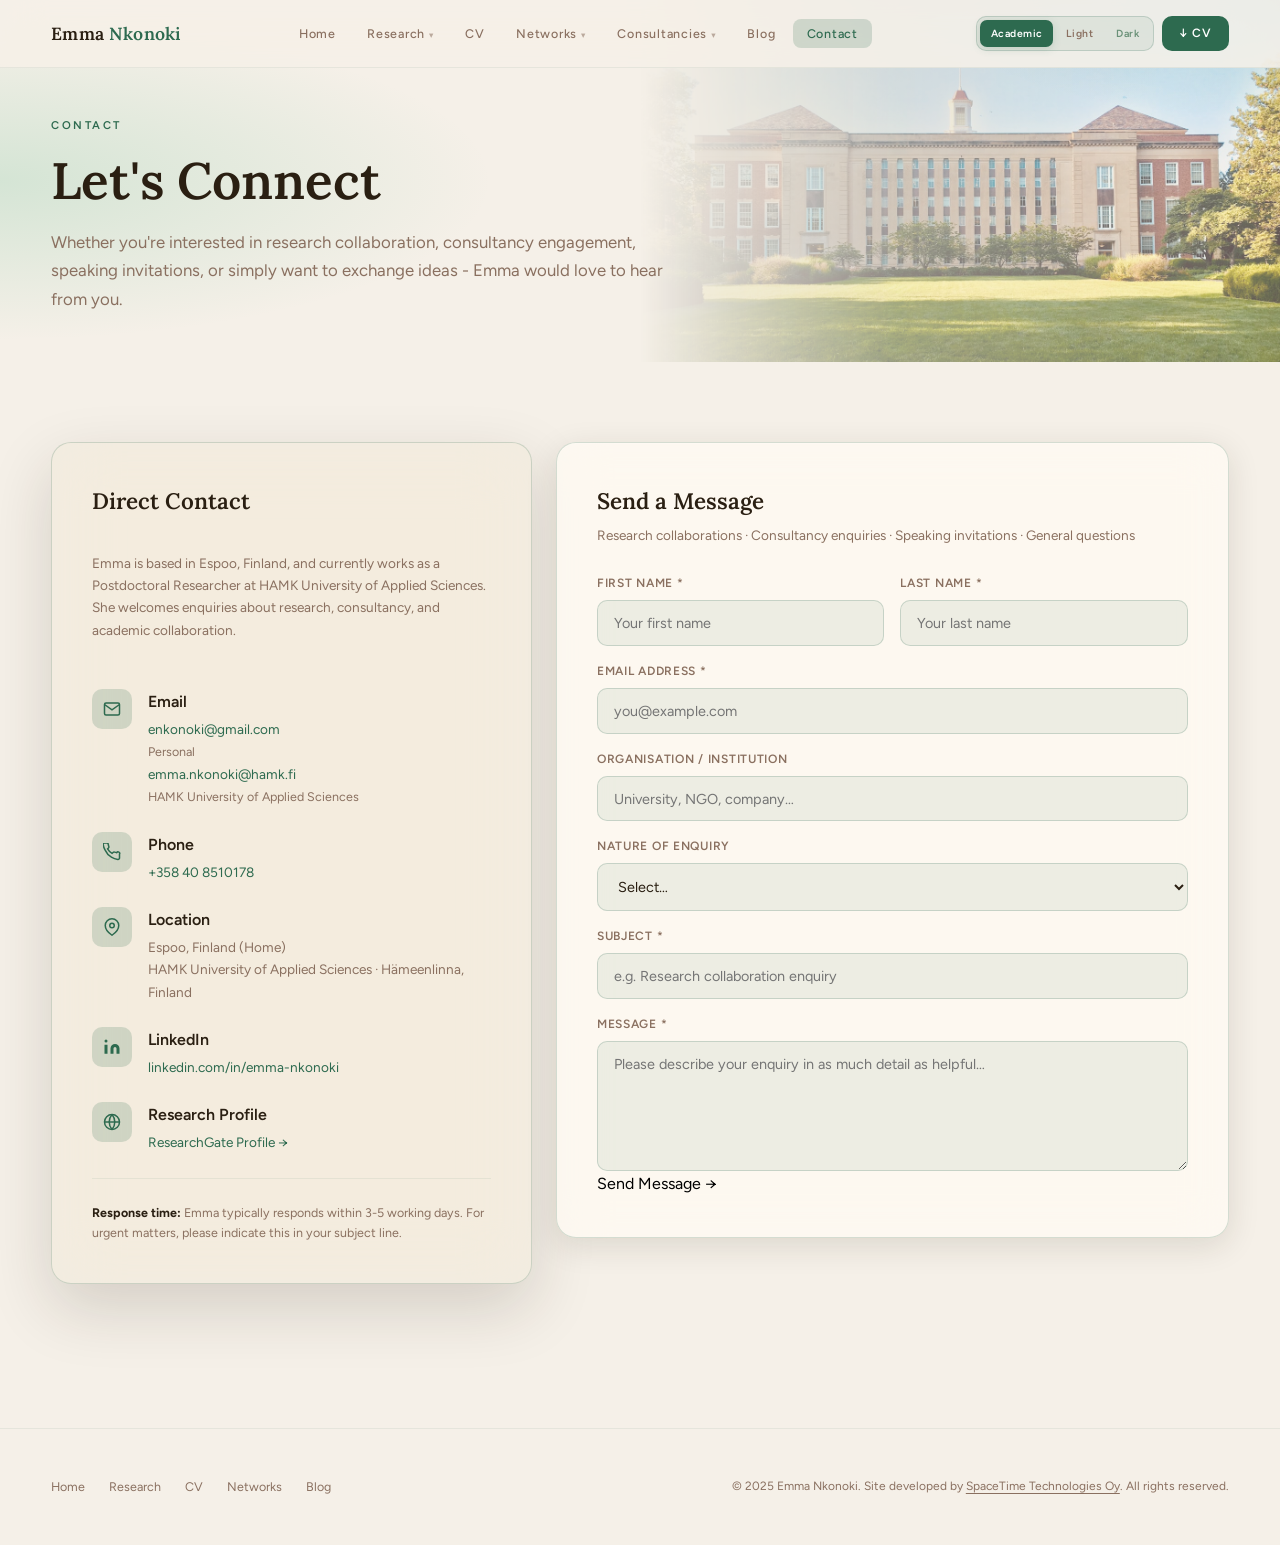
<file: contact.html>
<!DOCTYPE html>
<html lang="en" data-theme="academic">
<head>
  <meta charset="UTF-8" />
  <meta name="viewport" content="width=device-width, initial-scale=1.0" />
  <meta name="description" content="Contact Dr. Emma Nkonoki - Postdoctoral Researcher, HAMK University of Applied Sciences. Research collaborations, consultancy enquiries, and speaking invitations." />
  <title>Contact - Dr. Emma Nkonoki</title>
  <link rel="preconnect" href="https://fonts.googleapis.com" />
  <link rel="preconnect" href="https://fonts.gstatic.com" crossorigin />
  <link href="https://fonts.googleapis.com/css2?family=Lora:ital,wght@0,400;0,500;0,600;0,700;1,400;1,500&family=Figtree:wght@300;400;500;600;700&display=swap" rel="stylesheet" />
  <link rel="stylesheet" href="css/styles.css" />
</head>
<body>

<!-- ═══ NAVIGATION ═══ -->
<nav class="nav" role="navigation" aria-label="Main navigation">
  <div class="container nav-inner">
    <a href="index.html" class="nav-logo">Emma <span>Nkonoki</span></a>
    <ul class="nav-links" role="list">
      <li><a href="index.html">Home</a></li>
      <li class="has-dropdown"><a href="research.html">Research</a>
        <ul class="nav-dropdown" role="menu" aria-label="Research submenu">
          <li><a href="research.html#projects">Current Research</a></li>
          <li><a href="research.html#publications">Publications</a></li>
        </ul>
      </li>
      <li><a href="resume.html">CV</a></li>
      <li class="has-dropdown"><a href="activities.html">Networks</a>
        <ul class="nav-dropdown" role="menu" aria-label="Networks submenu">
          <li><a href="activities.html#activities">Activities</a></li>
          <li><a href="activities.html#affiliations">Affiliations</a></li>
        </ul>
      </li>
      <li class="has-dropdown"><a href="consultancies.html">Consultancies</a>
        <ul class="nav-dropdown" role="menu" aria-label="Consultancies submenu">
          <li><a href="consultancies.html#services">Services</a></li>
          <li><a href="consultancies.html#teaching">Teaching</a></li>
        </ul>
      </li>
      <li><a href="blog/index.html">Blog</a></li>
      <li><a href="contact.html" class="active">Contact</a></li>
    </ul>
    <div class="nav-actions">
      <div class="theme-switcher" role="group" aria-label="Select theme">
        <button class="theme-btn active" data-theme="academic">Academic</button>
        <button class="theme-btn" data-theme="light">Light</button>
        <button class="theme-btn" data-theme="dark">Dark</button>
      </div>
      <a href="#" class="nav-cta">↓ CV</a>
    </div>
    <button class="hamburger" aria-label="Toggle menu" aria-expanded="false" aria-controls="mobile-menu">
      <span></span><span></span><span></span>
    </button>
  </div>
</nav>
<div class="mobile-menu" id="mobile-menu" role="menu">
  <a href="index.html" role="menuitem">Home</a>
  <a href="research.html" role="menuitem">Research</a>
  <a href="research.html#projects" role="menuitem" class="nav-sub-link">↳ Current Research</a>
  <a href="research.html#publications" role="menuitem" class="nav-sub-link">↳ Publications</a>
  <a href="resume.html" role="menuitem">CV & Experience</a>
  <a href="activities.html" role="menuitem">Networks</a>
  <a href="activities.html#activities" role="menuitem" class="nav-sub-link">↳ Activities</a>
  <a href="activities.html#affiliations" role="menuitem" class="nav-sub-link">↳ Affiliations</a>
  <a href="consultancies.html" role="menuitem">Consultancies</a>
  <a href="consultancies.html#services" role="menuitem" class="nav-sub-link">↳ Services</a>
  <a href="consultancies.html#teaching" role="menuitem" class="nav-sub-link">↳ Teaching</a>
  <a href="blog/index.html" role="menuitem">Blog</a>
  <a href="contact.html" role="menuitem">Contact</a>
  <div style="border-top:1px solid var(--border-light);padding-top:1rem;margin-top:0.5rem;display:flex;gap:6px;">
    <button class="theme-btn" data-theme="academic" style="flex:1;border:1px solid var(--border);border-radius:8px;padding:0.4rem;">Academic</button>
    <button class="theme-btn" data-theme="light" style="flex:1;border:1px solid var(--border);border-radius:8px;padding:0.4rem;">Light</button>
    <button class="theme-btn" data-theme="dark"  style="flex:1;border:1px solid var(--border);border-radius:8px;padding:0.4rem;">Dark</button>
  </div>
</div>

<!-- ═══ PAGE HEADER ═══ -->
<header class="page-header" aria-labelledby="page-heading">
  <div class="page-header-photo right" style="background-image:url('assets/images/headers/contact.jpg')" aria-hidden="true"></div>
  <div class="container">
    <span class="section-label reveal">Contact</span>
    <h1 class="section-title reveal" id="page-heading" style="font-size:clamp(2.2rem,4vw,3.5rem);">
      Let's Connect
    </h1>
    <p class="section-subtitle reveal reveal-delay-1">
      Whether you're interested in research collaboration, consultancy engagement, speaking invitations,
      or simply want to exchange ideas - Emma would love to hear from you.
    </p>
  </div>
</header>

<!-- ═══ CONTACT SECTION ═══ -->
<section class="section" aria-label="Contact information and form">
  <div class="container">
    <div class="contact-grid">

      <!-- Contact Info -->
      <div class="contact-info glass-dark reveal" role="complementary" aria-label="Direct contact details">

        <h2 style="font-family:var(--serif);font-size:1.4rem;font-weight:600;color:var(--text);margin-bottom:0.5rem;">
          Direct Contact
        </h2>
        <p style="font-size:0.85rem;color:var(--text-muted);margin-bottom:1.5rem;line-height:1.65;">
          Emma is based in Espoo, Finland, and currently works as a Postdoctoral Researcher at HAMK University of Applied Sciences. She welcomes enquiries about research, consultancy, and academic collaboration.
        </p>

        <div class="contact-info-item">
          <div class="contact-icon" aria-hidden="true">
            <svg width="18" height="18" viewBox="0 0 24 24" fill="none" stroke="currentColor" stroke-width="2">
              <path d="M4 4h16c1.1 0 2 .9 2 2v12c0 1.1-.9 2-2 2H4c-1.1 0-2-.9-2-2V6c0-1.1.9-2 2-2z"/>
              <polyline points="22,6 12,13 2,6"/>
            </svg>
          </div>
          <div>
            <strong>Email</strong>
            <p>
              <a href="mailto:enkonoki@gmail.com" style="color:var(--accent);">enkonoki@gmail.com</a>
              <span style="font-size:0.78rem;color:var(--text-muted);display:block;margin-top:2px;">Personal</span>
              <a href="mailto:emma.nkonoki@hamk.fi" style="color:var(--accent);">emma.nkonoki@hamk.fi</a>
              <span style="font-size:0.78rem;color:var(--text-muted);display:block;margin-top:2px;">HAMK University of Applied Sciences</span>
            </p>
          </div>
        </div>

        <div class="contact-info-item">
          <div class="contact-icon" aria-hidden="true">
            <svg width="18" height="18" viewBox="0 0 24 24" fill="none" stroke="currentColor" stroke-width="2">
              <path d="M22 16.92v3a2 2 0 01-2.18 2 19.79 19.79 0 01-8.63-3.07A19.5 19.5 0 013.07 9.81 19.79 19.79 0 01.07 1.18 2 2 0 012.04 0h3a2 2 0 012 1.72c.127.96.361 1.903.7 2.81a2 2 0 01-.45 2.11L6.09 7.91a16 16 0 006 6l1.27-1.27a2 2 0 012.11-.45c.907.339 1.85.573 2.81.7A2 2 0 0122 14.92z"/>
            </svg>
          </div>
          <div>
            <strong>Phone</strong>
            <p><a href="tel:+358408510178" style="color:var(--accent);">+358 40 8510178</a></p>
          </div>
        </div>

        <div class="contact-info-item">
          <div class="contact-icon" aria-hidden="true">
            <svg width="18" height="18" viewBox="0 0 24 24" fill="none" stroke="currentColor" stroke-width="2">
              <path d="M21 10c0 7-9 13-9 13s-9-6-9-13a9 9 0 0118 0z"/>
              <circle cx="12" cy="10" r="3"/>
            </svg>
          </div>
          <div>
            <strong>Location</strong>
            <p>Espoo, Finland (Home)<br>HAMK University of Applied Sciences · Hämeenlinna, Finland</p>
          </div>
        </div>

        <div class="contact-info-item">
          <div class="contact-icon" aria-hidden="true">
            <svg width="18" height="18" viewBox="0 0 24 24" fill="currentColor">
              <path d="M16 8a6 6 0 016 6v7h-4v-7a2 2 0 00-2-2 2 2 0 00-2 2v7h-4v-7a6 6 0 016-6zM2 9h4v12H2z"/>
              <circle cx="4" cy="4" r="2"/>
            </svg>
          </div>
          <div>
            <strong>LinkedIn</strong>
            <p><a href="https://www.linkedin.com/in/emma-nkonoki-9a7440a4/" target="_blank" rel="noopener noreferrer" style="color:var(--accent);">linkedin.com/in/emma-nkonoki</a></p>
          </div>
        </div>

        <div class="contact-info-item">
          <div class="contact-icon" aria-hidden="true">
            <svg width="18" height="18" viewBox="0 0 24 24" fill="none" stroke="currentColor" stroke-width="2">
              <circle cx="12" cy="12" r="10"/>
              <line x1="2" y1="12" x2="22" y2="12"/>
              <path d="M12 2a15.3 15.3 0 010 20M12 2a15.3 15.3 0 000 20"/>
            </svg>
          </div>
          <div>
            <strong>Research Profile</strong>
            <p><a href="https://www.researchgate.net/profile/Emma-Nkonoki" target="_blank" rel="noopener noreferrer" style="color:var(--accent);">ResearchGate Profile →</a></p>
          </div>
        </div>

        <div style="margin-top:auto;padding-top:1.5rem;border-top:1px solid var(--border-light);">
          <p style="font-size:0.78rem;color:var(--text-muted);line-height:1.6;">
            <strong style="color:var(--text);">Response time:</strong> Emma typically responds within 3-5 working days. For urgent matters, please indicate this in your subject line.
          </p>
        </div>
      </div>

      <!-- Contact Form -->
      <div class="form-card glass reveal reveal-delay-1">
        <h2 style="font-family:var(--serif);font-size:1.4rem;font-weight:600;color:var(--text);margin-bottom:0.25rem;">
          Send a Message
        </h2>
        <p style="font-size:0.85rem;color:var(--text-muted);margin-bottom:1.75rem;">
          Research collaborations · Consultancy enquiries · Speaking invitations · General questions
        </p>

        <!-- Replace action with your Formspree endpoint: https://formspree.io/f/YOUR_FORM_ID -->
        <form action="https://formspree.io/f/YOUR_FORM_ID" method="POST" novalidate aria-label="Contact form">
          <input type="hidden" name="_subject" value="Message from emmankokoni.com" />
          <input type="text" name="_gotcha" style="display:none;" tabindex="-1" autocomplete="off" />

          <div class="form-grid">

            <div class="form-group">
              <label for="first-name">First Name *</label>
              <input type="text" id="first-name" name="first_name" required autocomplete="given-name" placeholder="Your first name" />
            </div>

            <div class="form-group">
              <label for="last-name">Last Name *</label>
              <input type="text" id="last-name" name="last_name" required autocomplete="family-name" placeholder="Your last name" />
            </div>

            <div class="form-group full">
              <label for="email">Email Address *</label>
              <input type="email" id="email" name="email" required autocomplete="email" placeholder="you@example.com" />
            </div>

            <div class="form-group full">
              <label for="organisation">Organisation / Institution</label>
              <input type="text" id="organisation" name="organisation" autocomplete="organization" placeholder="University, NGO, company…" />
            </div>

            <div class="form-group full">
              <label for="enquiry-type">Nature of Enquiry</label>
              <select id="enquiry-type" name="enquiry_type">
                <option value="">Select…</option>
                <option value="research">Research Collaboration</option>
                <option value="consultancy">Consultancy</option>
                <option value="speaking">Speaking / Presentation</option>
                <option value="teaching">Teaching Opportunity</option>
                <option value="media">Media / Press</option>
                <option value="other">Other</option>
              </select>
            </div>

            <div class="form-group full">
              <label for="subject">Subject *</label>
              <input type="text" id="subject" name="subject" required placeholder="e.g. Research collaboration enquiry" />
            </div>

            <div class="form-group full">
              <label for="message">Message *</label>
              <textarea id="message" name="message" required rows="5" placeholder="Please describe your enquiry in as much detail as helpful…"></textarea>
            </div>

          </div>

          <button type="submit" class="form-submit">
            Send Message →
          </button>

        </form>
      </div>
    </div><!-- /.contact-grid -->
  </div>
</section>

<!-- ═══ FOOTER ═══ -->
<footer class="footer" role="contentinfo">
  <div class="container">
    <div class="footer-inner">
      
      <nav class="footer-links" aria-label="Footer navigation">
        <a href="index.html">Home</a>
        <a href="research.html">Research</a>
        <a href="resume.html">CV</a>
        <a href="activities.html">Networks</a>
        <a href="blog/index.html">Blog</a>
      </nav>
      <p class="footer-copy">© 2025 Emma Nkonoki. Site developed by <a href="https://learning254.com" target="_blank" rel="noopener noreferrer" style="color:inherit;text-decoration:underline;text-underline-offset:3px;">SpaceTime Technologies Oy</a>. All rights reserved.</p>
    </div>
  </div>
</footer>

<script src="js/main.js"></script>
</body>
</html>
</file>
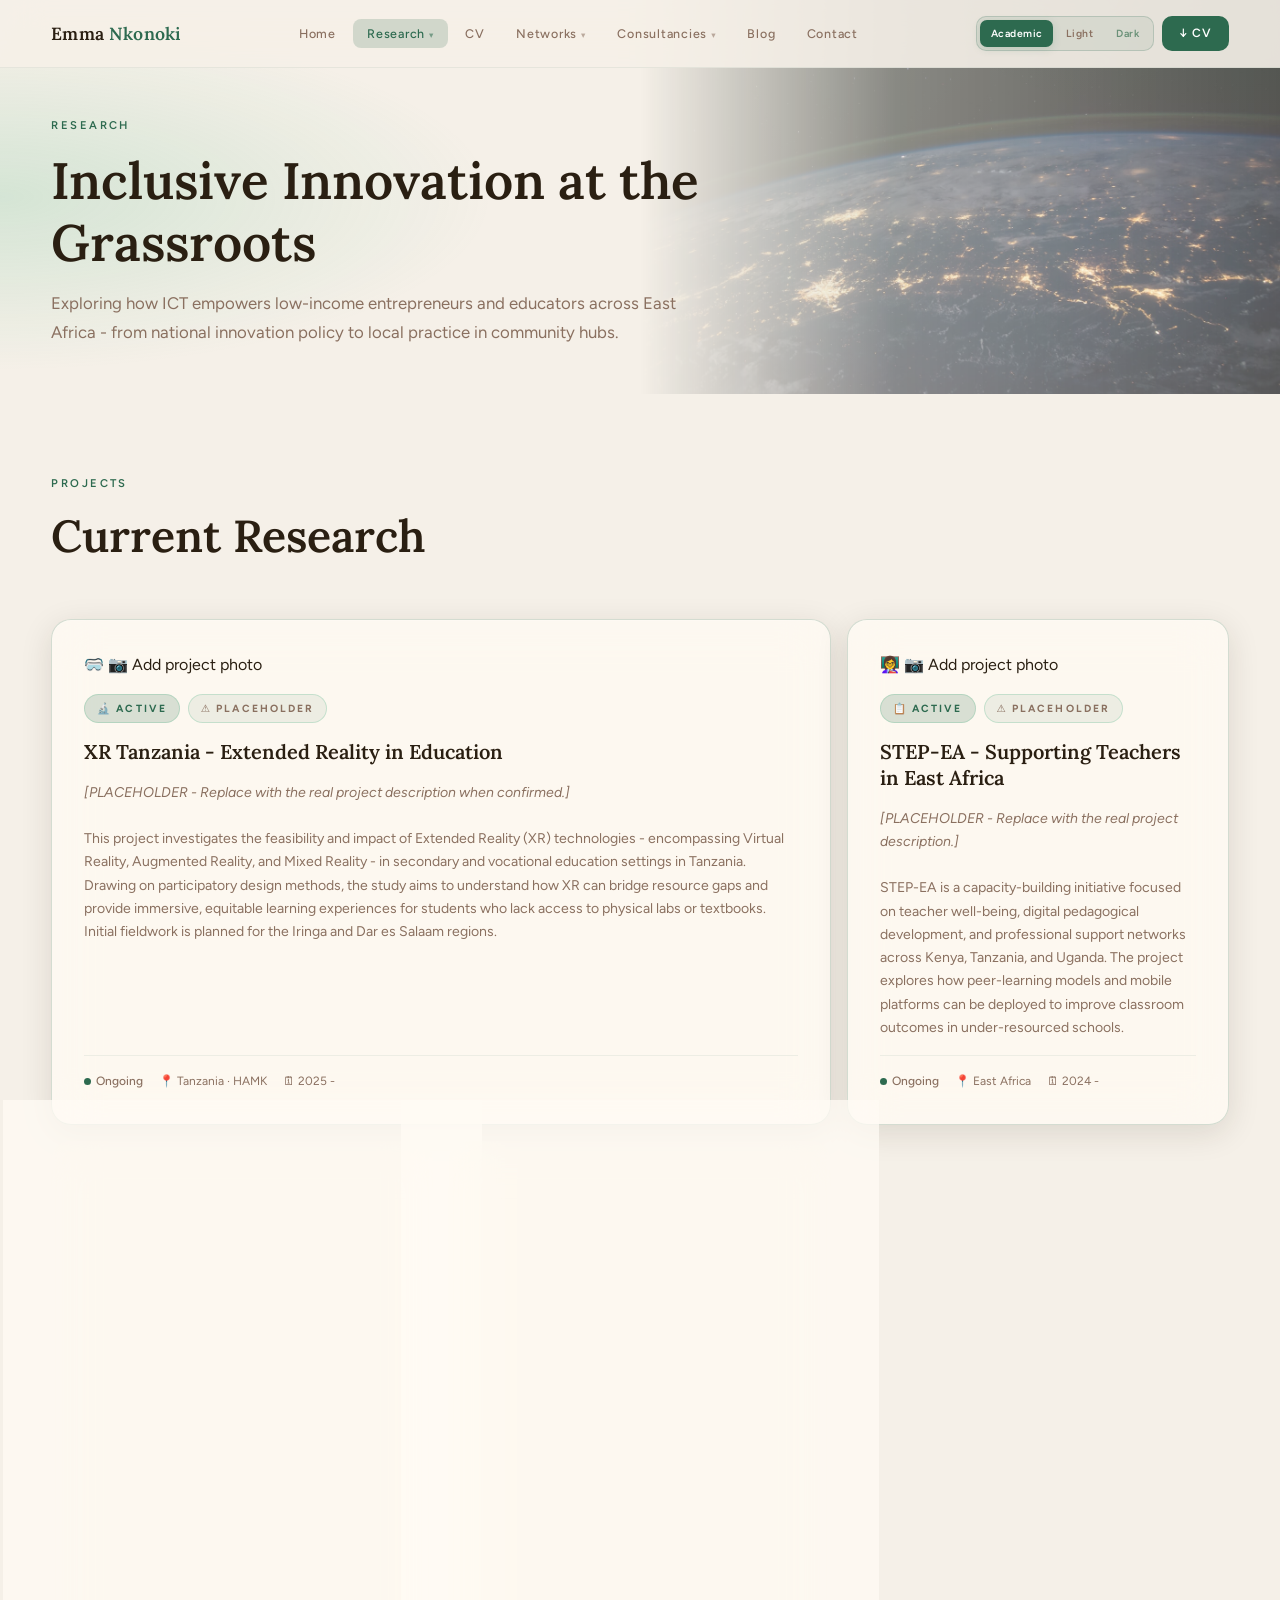
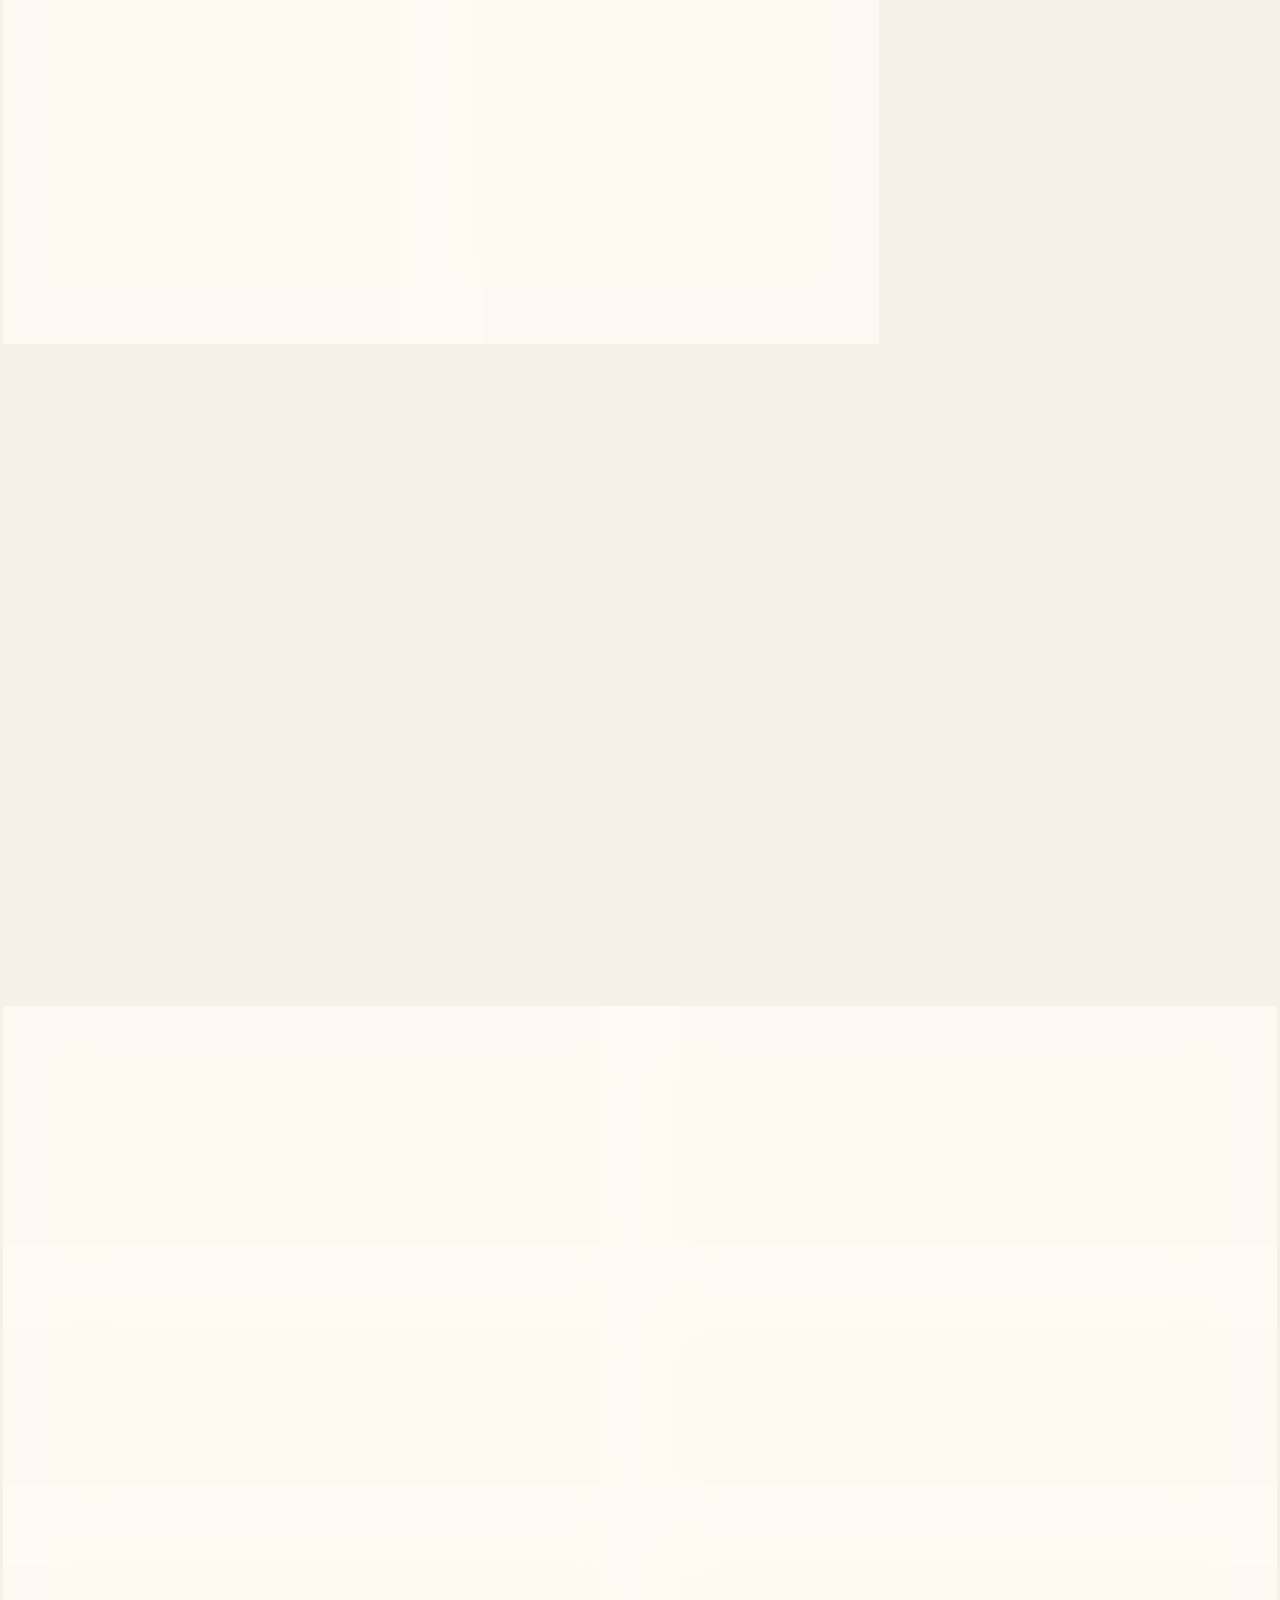
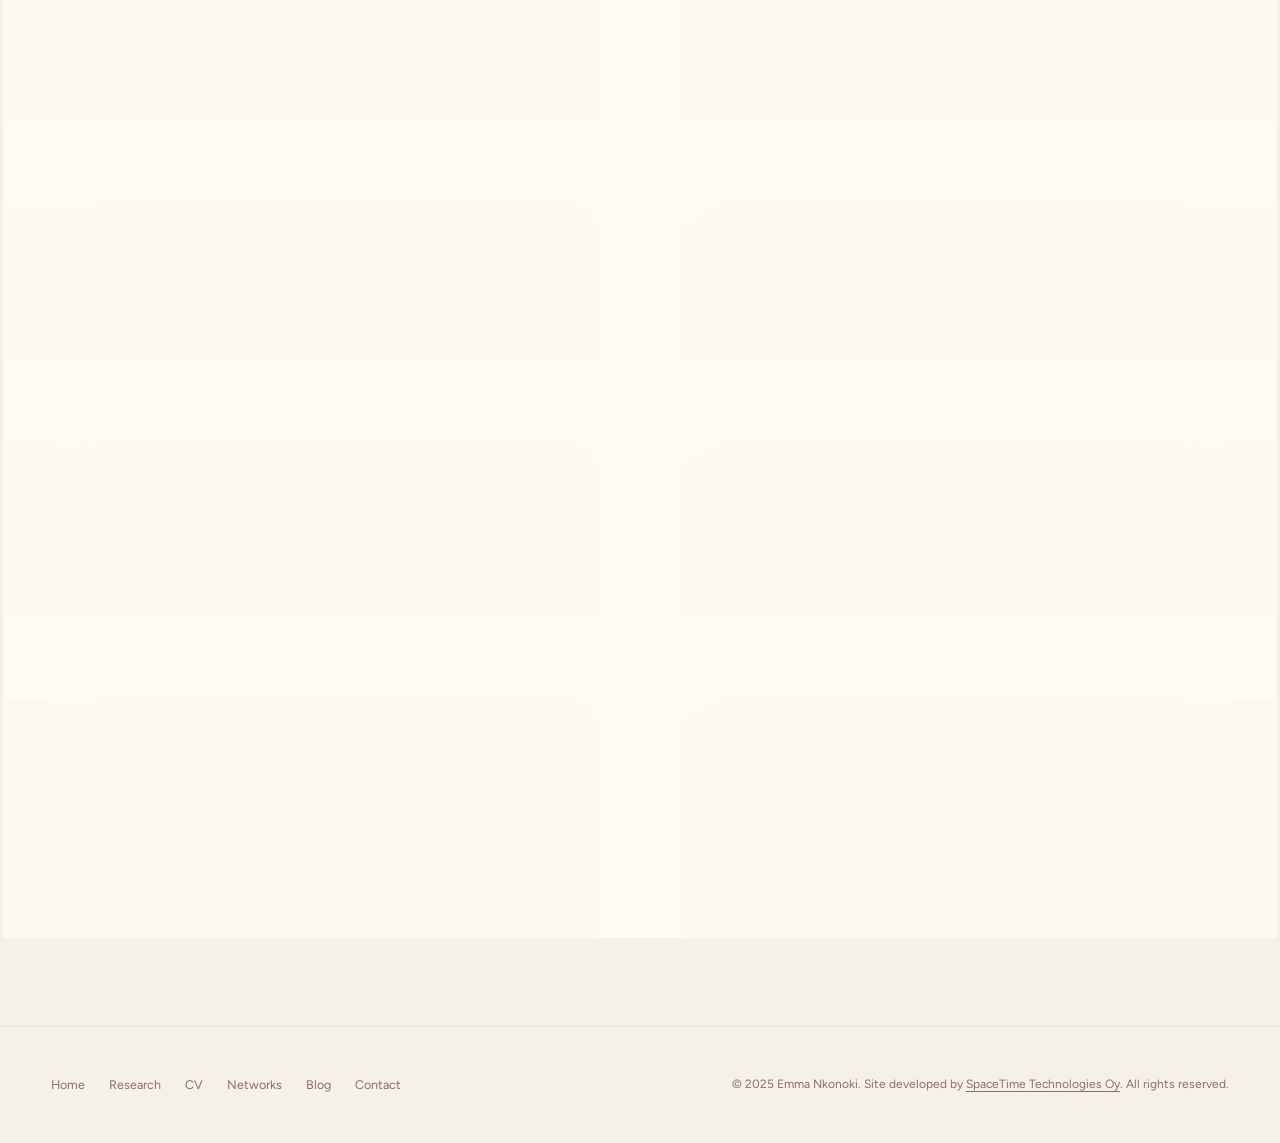
<file: research.html>
<!DOCTYPE html>
<html lang="en" data-theme="academic">
<head>
  <meta charset="UTF-8" />
  <meta name="viewport" content="width=device-width, initial-scale=1.0" />
  <meta name="description" content="Dr. Emma Nkonoki's research projects in ICT4D, inclusive innovation ecosystems, and peer-reviewed publications." />
  <title>Research - Dr. Emma Nkonoki</title>
  <link rel="preconnect" href="https://fonts.googleapis.com" />
  <link rel="preconnect" href="https://fonts.gstatic.com" crossorigin />
  <link href="https://fonts.googleapis.com/css2?family=Lora:ital,wght@0,400;0,500;0,600;0,700;1,400;1,500&family=Figtree:wght@300;400;500;600;700&display=swap" rel="stylesheet" />
  <link rel="stylesheet" href="css/styles.css" />

  <style>
    /* ── PUB BADGE - EXTRA TYPES ─────────────────────────── */
    .pub-badge.review {
      background: rgba(234, 160, 50, 0.15);
      color: #9a6800;
    }
    [data-theme="dark"] .pub-badge.review { color: #f5b942; }

    .pub-badge.hamk {
      background: rgba(82,183,136,0.15);
      color: var(--tz-forest);
    }

    /* ── PUBLICATION POPUP OVERLAY ───────────────────────── */
    .pub-popup-backdrop {
      position: fixed;
      inset: 0;
      background: rgba(0,0,0,0.45);
      backdrop-filter: blur(4px);
      -webkit-backdrop-filter: blur(4px);
      z-index: 800;
      opacity: 0;
      pointer-events: none;
      transition: opacity 0.22s ease;
    }
    .pub-popup-backdrop.active {
      opacity: 1;
      pointer-events: all;
    }

    #pub-popup {
      position: fixed;
      top: 50%;
      left: 50%;
      transform: translate(-50%, -48%) scale(0.96);
      z-index: 900;
      width: min(780px, calc(100vw - 2rem));
      max-height: min(82vh, 640px);
      overflow-y: auto;
      background: var(--surface);
      backdrop-filter: blur(32px) saturate(180%);
      -webkit-backdrop-filter: blur(32px) saturate(180%);
      border: 1px solid var(--border);
      border-radius: 20px;
      padding: 1.8rem 2rem 1.6rem;
      box-shadow: var(--shadow-lg), 0 0 0 1px rgba(82,183,136,0.1);
      opacity: 0;
      pointer-events: none;
      transition: opacity 0.22s ease, transform 0.22s ease;
    }
    #pub-popup.active {
      opacity: 1;
      pointer-events: all;
      transform: translate(-50%, -50%) scale(1);
    }
    #pub-popup::-webkit-scrollbar { width: 5px; }
    #pub-popup::-webkit-scrollbar-track { background: transparent; }
    #pub-popup::-webkit-scrollbar-thumb { background: var(--border); border-radius: 3px; }

    .pub-popup-header {
      display: flex;
      justify-content: space-between;
      align-items: flex-start;
      gap: 1rem;
      margin-bottom: 1rem;
    }
    .pub-popup-type-badge {
      font-size: 0.7rem;
      font-weight: 700;
      letter-spacing: 0.06em;
      text-transform: uppercase;
      color: var(--accent);
      background: var(--accent-glow);
      padding: 0.3rem 0.7rem;
      border-radius: 6px;
      white-space: nowrap;
      flex-shrink: 0;
    }
    .pub-popup-close {
      background: none;
      border: 1px solid var(--border);
      color: var(--text-muted);
      width: 30px;
      height: 30px;
      border-radius: 8px;
      cursor: pointer;
      font-size: 0.85rem;
      display: flex;
      align-items: center;
      justify-content: center;
      flex-shrink: 0;
      transition: background 0.15s, color 0.15s;
    }
    .pub-popup-close:hover { background: var(--border-light); color: var(--text); }

    #pub-popup h3 {
      font-family: var(--serif);
      font-size: 1.05rem;
      font-weight: 600;
      color: var(--text);
      line-height: 1.45;
      margin-bottom: 1.25rem;
    }

    .pub-popup-section {
      margin-bottom: 1.1rem;
      padding-bottom: 1.1rem;
      border-bottom: 1px solid var(--border-light);
    }
    .pub-popup-section:last-of-type { border-bottom: none; margin-bottom: 0.5rem; }

    .pub-popup-section strong {
      display: block;
      font-size: 0.7rem;
      font-weight: 700;
      text-transform: uppercase;
      letter-spacing: 0.07em;
      color: var(--text-muted);
      margin-bottom: 0.5rem;
    }
    .pub-popup-section p {
      font-size: 0.88rem;
      color: var(--text);
      line-height: 1.65;
      margin: 0;
    }

    .pub-popup-themes {
      display: flex;
      flex-wrap: wrap;
      gap: 6px;
      margin-top: 0.6rem;
    }
    .pub-popup-theme-tag {
      font-size: 0.7rem;
      padding: 0.25rem 0.6rem;
      background: var(--accent-glow);
      color: var(--tz-mid);
      border-radius: 20px;
      font-weight: 500;
    }

    .pub-popup-takeaways {
      margin: 0;
      padding-left: 1.1rem;
      font-size: 0.88rem;
      color: var(--text);
      line-height: 1.7;
    }
    .pub-popup-takeaways li { margin-bottom: 0.25rem; }

    .pub-popup-apa {
      font-size: 0.82rem !important;
      color: var(--text-muted) !important;
      font-style: italic;
      user-select: all;
    }

    .pub-popup-footer {
      margin-top: 1.2rem;
      display: flex;
      gap: 0.75rem;
      align-items: center;
    }
    .pub-popup-link {
      display: inline-flex;
      align-items: center;
      gap: 6px;
      padding: 0.6rem 1.2rem;
      background: var(--accent);
      color: white;
      border-radius: 10px;
      font-weight: 600;
      font-size: 0.85rem;
      text-decoration: none;
      transition: opacity 0.2s;
    }
    .pub-popup-link:hover { opacity: 0.85; }
    .pub-popup-link.hidden { display: none; }

    /* pub card - cursor pointer to hint it's clickable */
    .pub-card { cursor: pointer; }
    .pub-card:focus-visible { outline: 2px solid var(--accent); outline-offset: 3px; }
  </style>
</head>
<body>

<!-- ═══ NAVIGATION ═══ -->
<nav class="nav" role="navigation" aria-label="Main navigation">
  <div class="container nav-inner">
    <a href="index.html" class="nav-logo">Emma <span>Nkonoki</span></a>
    <ul class="nav-links" role="list">
      <li><a href="index.html">Home</a></li>
      <li class="has-dropdown"><a href="research.html" class="active">Research</a>
        <ul class="nav-dropdown" role="menu" aria-label="Research submenu">
          <li><a href="research.html#projects">Current Research</a></li>
          <li><a href="research.html#publications">Publications</a></li>
        </ul>
      </li>
      <li><a href="resume.html">CV</a></li>
      <li class="has-dropdown"><a href="activities.html">Networks</a>
        <ul class="nav-dropdown" role="menu" aria-label="Networks submenu">
          <li><a href="activities.html#activities">Activities</a></li>
          <li><a href="activities.html#affiliations">Affiliations</a></li>
        </ul>
      </li>
      <li class="has-dropdown"><a href="consultancies.html">Consultancies</a>
        <ul class="nav-dropdown" role="menu" aria-label="Consultancies submenu">
          <li><a href="consultancies.html#services">Services</a></li>
          <li><a href="consultancies.html#teaching">Teaching</a></li>
        </ul>
      </li>
      <li><a href="blog/index.html">Blog</a></li>
      <li><a href="contact.html">Contact</a></li>
    </ul>
    <div class="nav-actions">
      <div class="theme-switcher" role="group" aria-label="Select theme">
        <button class="theme-btn active" data-theme="academic">Academic</button>
        <button class="theme-btn" data-theme="light">Light</button>
        <button class="theme-btn" data-theme="dark">Dark</button>
      </div>
      <a href="#" class="nav-cta">↓ CV</a>
    </div>
    <button class="hamburger" aria-label="Toggle menu" aria-expanded="false" aria-controls="mobile-menu">
      <span></span><span></span><span></span>
    </button>
  </div>
</nav>
<div class="mobile-menu" id="mobile-menu" role="menu">
  <a href="index.html" role="menuitem">Home</a>
  <a href="research.html" role="menuitem">Research</a>
  <a href="research.html#projects" role="menuitem" class="nav-sub-link">↳ Current Research</a>
  <a href="research.html#publications" role="menuitem" class="nav-sub-link">↳ Publications</a>
  <a href="resume.html" role="menuitem">CV &amp; Experience</a>
  <a href="activities.html" role="menuitem">Networks</a>
  <a href="activities.html#activities" role="menuitem" class="nav-sub-link">↳ Activities</a>
  <a href="activities.html#affiliations" role="menuitem" class="nav-sub-link">↳ Affiliations</a>
  <a href="consultancies.html" role="menuitem">Consultancies</a>
  <a href="consultancies.html#services" role="menuitem" class="nav-sub-link">↳ Services</a>
  <a href="consultancies.html#teaching" role="menuitem" class="nav-sub-link">↳ Teaching</a>
  <a href="blog/index.html" role="menuitem">Blog</a>
  <a href="contact.html" role="menuitem">Contact</a>
  <div style="border-top:1px solid var(--border-light);padding-top:1rem;margin-top:0.5rem;display:flex;gap:6px;">
    <button class="theme-btn" data-theme="academic" style="flex:1;border:1px solid var(--border);border-radius:8px;padding:0.4rem;">Academic</button>
    <button class="theme-btn" data-theme="light" style="flex:1;border:1px solid var(--border);border-radius:8px;padding:0.4rem;">Light</button>
    <button class="theme-btn" data-theme="dark"  style="flex:1;border:1px solid var(--border);border-radius:8px;padding:0.4rem;">Dark</button>
  </div>
</div>

<!-- ═══ PAGE HEADER ═══ -->
<header class="page-header" aria-labelledby="page-heading">
  <div class="page-header-photo right" style="background-image:url('assets/images/headers/research.jpg')" aria-hidden="true"></div>
  <div class="container">
    <span class="section-label reveal">Research</span>
    <h1 class="section-title reveal" id="page-heading" style="font-size:clamp(2.2rem,4vw,3.5rem);max-width:700px;">
      Inclusive Innovation at the Grassroots
    </h1>
    <p class="section-subtitle reveal reveal-delay-1">
      Exploring how ICT empowers low-income entrepreneurs and educators across East Africa -
      from national innovation policy to local practice in community hubs.
    </p>
  </div>
</header>

<!-- ═══ CURRENT PROJECTS ═══ -->
<section id="projects" class="section" aria-label="Current research projects">
  <div class="container">
    <div class="section-header reveal">
      <div>
        <span class="section-label">Projects</span>
        <h2 class="section-title">Current Research</h2>
      </div>
    </div>

    <div class="projects-grid">

      <!-- Featured: XR Tanzania -->
      <article class="project-card glass featured reveal" aria-label="XR Tanzania research project">
        <div class="project-img-slot" title="Replace with XR Tanzania project photo">
          <span class="project-img-slot-icon">🥽</span>
          <span class="project-img-slot-label">📷 Add project photo</span>
        </div>
        <div style="display:flex;gap:8px;flex-wrap:wrap;">
          <span class="project-tag">🔬 Active</span>
          <span class="project-tag" style="background:var(--border-light);color:var(--text-muted);">⚠ Placeholder</span>
        </div>
        <h3>XR Tanzania - Extended Reality in Education</h3>
        <p>
          <em>[PLACEHOLDER - Replace with the real project description when confirmed.]</em><br><br>
          This project investigates the feasibility and impact of Extended Reality (XR) technologies - encompassing
          Virtual Reality, Augmented Reality, and Mixed Reality - in secondary and vocational education settings
          in Tanzania. Drawing on participatory design methods, the study aims to understand how XR can bridge
          resource gaps and provide immersive, equitable learning experiences for students who lack access
          to physical labs or textbooks. Initial fieldwork is planned for the Iringa and Dar es Salaam regions.
        </p>
        <div class="project-meta">
          <span class="project-status">
            <span class="status-dot" aria-hidden="true"></span> Ongoing
          </span>
          <span>📍 Tanzania · HAMK</span>
          <span>🗓 2025 -</span>
        </div>
      </article>

      <!-- STEP-EA -->
      <article class="project-card glass reveal reveal-delay-1" aria-label="STEP-EA project">
        <div class="project-img-slot" title="Replace with STEP-EA project photo">
          <span class="project-img-slot-icon">👩‍🏫</span>
          <span class="project-img-slot-label">📷 Add project photo</span>
        </div>
        <div style="display:flex;gap:8px;flex-wrap:wrap;">
          <span class="project-tag">📋 Active</span>
          <span class="project-tag" style="background:var(--border-light);color:var(--text-muted);">⚠ Placeholder</span>
        </div>
        <h3>STEP-EA - Supporting Teachers in East Africa</h3>
        <p>
          <em>[PLACEHOLDER - Replace with the real project description.]</em><br><br>
          STEP-EA is a capacity-building initiative focused on teacher well-being, digital pedagogical development,
          and professional support networks across Kenya, Tanzania, and Uganda. The project explores how
          peer-learning models and mobile platforms can be deployed to improve classroom outcomes in
          under-resourced schools.
        </p>
        <div class="project-meta">
          <span class="project-status">
            <span class="status-dot" aria-hidden="true"></span> Ongoing
          </span>
          <span>📍 East Africa</span>
          <span>🗓 2024 -</span>
        </div>
      </article>

      <!-- ECE Rwanda -->
      <article class="project-card glass reveal reveal-delay-2" aria-label="ECE Rwanda advisory">
        <div class="project-img-slot" title="Replace with ECE Rwanda project photo">
          <span class="project-img-slot-icon">🧒</span>
          <span class="project-img-slot-label">📷 Add project photo</span>
        </div>
        <div style="display:flex;gap:8px;flex-wrap:wrap;">
          <span class="project-tag">✅ Advisory</span>
          <span class="project-tag" style="background:var(--border-light);color:var(--text-muted);">⚠ Placeholder</span>
        </div>
        <h3>ECE Rwanda - Early Childhood Advisory</h3>
        <p>
          <em>[PLACEHOLDER - Replace with the real project description.]</em><br><br>
          Advisory engagement supporting early childhood education policy in Rwanda, including curriculum
          framework development, teacher training methodology, and cross-country comparison with ECE
          approaches in Tanzania and Kenya.
        </p>
        <div class="project-meta">
          <span class="project-status">
            <span class="status-dot inactive" aria-hidden="true"></span> Advisory
          </span>
          <span>📍 Rwanda</span>
          <span>🗓 2023 - 2025</span>
        </div>
      </article>

      <!-- PhD Research (completed) -->
      <article class="project-card glass reveal reveal-delay-3" aria-label="PhD dissertation project">
        <div class="project-img-slot" style="border-style:solid;border-color:rgba(82,183,136,0.4);">
          <img src="assets/images/emma-phd.jpg" alt="Dr. Emma Nkonoki at her PhD graduation, University of Turku 2025" style="border-radius:var(--radius);width:100%;height:auto;" />
        </div>
        <span class="project-tag" style="background:rgba(82,183,136,0.2);color:var(--tz-mid);">🎓 Completed · 2025</span>
        <h3>PhD Dissertation - Grassroots ICT Innovation in East Africa</h3>
        <p>
          Article dissertation exploring how ICT fosters inclusive innovation among low-income entrepreneurs
          in Tanzania and broader East Africa. Combines qualitative fieldwork in innovation hubs, policy
          analysis, and case studies from Iringa, Silicon Dar, and Zanzibar.
        </p>
        <div class="project-meta">
          <span class="project-status">
            <span class="status-dot inactive" aria-hidden="true"></span> Completed
          </span>
          <span>📍 University of Turku</span>
          <span>🗓 2019 - 2025</span>
        </div>
      </article>

    </div>
  </div>
</section>

<!-- ═══ PUBLICATIONS ═══ -->
<section id="publications" class="section" style="padding-top:0;" aria-label="Publications">
  <div class="container">

    <div class="section-header reveal">
      <div>
        <span class="section-label">Publications</span>
        <h2 class="section-title">All Publications</h2>
      </div>
      <p style="font-size:0.82rem;color:var(--text-muted);max-width:320px;text-align:right;line-height:1.6;">
        Click any card to see summary, key takeaways, and full APA citation.
      </p>
    </div>

    <!-- Filters -->
    <div class="pub-filters reveal reveal-delay-1" role="group" aria-label="Filter publications">
      <button class="pub-filter-btn active" data-filter="all">All</button>
      <button class="pub-filter-btn" data-filter="journal">Journal Articles</button>
      <button class="pub-filter-btn" data-filter="conf">Conference Papers</button>
      <button class="pub-filter-btn" data-filter="thesis">Dissertation</button>
      <button class="pub-filter-btn" data-filter="review">Under Review</button>
      <button class="pub-filter-btn" data-filter="2026">2026</button>
      <button class="pub-filter-btn" data-filter="2025">2025</button>
      <button class="pub-filter-btn" data-filter="2024">2024</button>
      <button class="pub-filter-btn" data-filter="2021">2021</button>
      <button class="pub-filter-btn" data-filter="2019">2019</button>
    </div>

    <div class="pubs-grid">

      <!-- ── 2026 PUBLICATIONS ───────────────────────────── -->

      <article class="pub-card glass reveal" data-year="2026" data-type="journal" data-pub-id="pub-2026-a" tabindex="0" role="button" aria-label="Click to view details: Inclusive Digital Learning" aria-haspopup="dialog">
        <div class="pub-badges">
          <span class="pub-badge hamk">HAMK Pilkku</span>
          <span class="pub-badge year">2026</span>
        </div>
        <h4>Inclusive Digital Learning: Teacher and Student Perspectives in East African TVET Contexts</h4>
        <p class="pub-venue">HAMK Pilkku</p>
        <p class="pub-authors">Nkonoki, Emma</p>
        <span class="pub-link" aria-hidden="true">Click to explore →</span>
      </article>

      <article class="pub-card glass reveal reveal-delay-1" data-year="2026" data-type="journal" data-pub-id="pub-2026-b" tabindex="0" role="button" aria-label="Click to view details: From Swahili to Screens" aria-haspopup="dialog">
        <div class="pub-badges">
          <span class="pub-badge hamk">HAMK Pilkku</span>
          <span class="pub-badge year">2026</span>
        </div>
        <h4>From Swahili to Screens: Overcoming Digital Literacy Obstacles in Tanzania</h4>
        <p class="pub-venue">HAMK Pilkku</p>
        <p class="pub-authors">Nkonoki, Emma; Meena, W.</p>
        <span class="pub-link" aria-hidden="true">Click to explore →</span>
      </article>

      <article class="pub-card glass reveal reveal-delay-2" data-year="2026" data-type="review" data-pub-id="pub-review-c" tabindex="0" role="button" aria-label="Click to view details: AI Entered the Chat" aria-haspopup="dialog">
        <div class="pub-badges">
          <span class="pub-badge review">Under Review</span>
          <span class="pub-badge year">2026</span>
        </div>
        <h4>AI Entered the Chat: Is It Too Much Too Soon for East Africa's Classrooms?</h4>
        <p class="pub-venue">HAMK Pilkku (Under review, March 2026)</p>
        <p class="pub-authors">Nkonoki, Emma</p>
        <span class="pub-link" aria-hidden="true">Click to explore →</span>
      </article>

      <!-- ── 2025 PUBLICATIONS ───────────────────────────── -->


      <!-- ── 2025 PUBLICATIONS ───────────────────────────── -->

      <article class="pub-card glass reveal" data-year="2025" data-type="journal" data-pub-id="pub-2025-a" tabindex="0" role="button" aria-label="Click to view details: ICT Iringa grassroots entrepreneurship" aria-haspopup="dialog">
        <div class="pub-badges">
          <span class="pub-badge journal">Journal</span>
          <span class="pub-badge year">2025</span>
        </div>
        <h4>Exploring the Role of ICT in Empowering Grassroots Innovation and Entrepreneurship: A Cross-Sectional Study of Iringa Region in Tanzania</h4>
        <p class="pub-venue">The African Journal of Information Systems</p>
        <p class="pub-authors">Nkonoki, Emma; Kateule, Ruthbetha; Leppänen, Ville</p>
        <span class="pub-link" aria-hidden="true">Click to explore →</span>
      </article>

      <article class="pub-card glass reveal reveal-delay-1" data-year="2025" data-type="conf" data-pub-id="pub-2025-b" tabindex="0" role="button" aria-label="Click to view details: Silicon Dar startups" aria-haspopup="dialog">
        <div class="pub-badges">
          <span class="pub-badge conf">Conference</span>
          <span class="pub-badge year">2025</span>
        </div>
        <h4>Exploring the Challenges of Growing Technology Startups: A Case of Silicon Dar</h4>
        <p class="pub-venue">IST-Africa</p>
        <p class="pub-authors">Nkonoki, Emma; Bakari, Abubakar</p>
        <span class="pub-link" aria-hidden="true">Click to explore →</span>
      </article>

      <article class="pub-card glass reveal reveal-delay-2" data-year="2025" data-type="thesis" data-pub-id="pub-2025-c" tabindex="0" role="button" aria-label="Click to view details: PhD Dissertation" aria-haspopup="dialog">
        <div class="pub-badges">
          <span class="pub-badge thesis">Dissertation</span>
          <span class="pub-badge year">2025</span>
        </div>
        <h4>Fostering Inclusive Innovations by Using ICT to Empower Grassroots Entrepreneurs in East Africa</h4>
        <p class="pub-venue">Article Dissertation - University of Turku</p>
        <p class="pub-authors">Nkonoki, Emma</p>
        <span class="pub-link" aria-hidden="true">Click to explore →</span>
      </article>

      <article class="pub-card glass reveal" data-year="2025" data-type="review" data-pub-id="pub-review-a" tabindex="0" role="button" aria-label="Click to view details: Advancing Innovation in HLIs" aria-haspopup="dialog">
        <div class="pub-badges">
          <span class="pub-badge review">Under Review</span>
          <span class="pub-badge year">2025</span>
        </div>
        <h4>Advancing Innovation in Higher Learning Institutions: Case Studies and Best Practices</h4>
        <p class="pub-venue">Under review (October 2025)</p>
        <p class="pub-authors">Nkonoki, Emma; Kateule, Ruthbetha; Machuve, Juliana; Leppänen, Ville</p>
        <span class="pub-link" aria-hidden="true">Click to explore →</span>
      </article>

      <article class="pub-card glass reveal reveal-delay-1" data-year="2025" data-type="review" data-pub-id="pub-review-b" tabindex="0" role="button" aria-label="Click to view details: Software Startups Technology District" aria-haspopup="dialog">
        <div class="pub-badges">
          <span class="pub-badge review">Under Review</span>
          <span class="pub-badge year">2025</span>
        </div>
        <h4>Exploring the Growth of Software Startups in the Emerging Technology District of Dar es Salaam</h4>
        <p class="pub-venue">Under review (December 2025)</p>
        <p class="pub-authors">Nkonoki, Emma; Makundi, Hezron; Leppänen, Ville</p>
        <span class="pub-link" aria-hidden="true">Click to explore →</span>
      </article>

      <!-- ── 2024 PUBLICATIONS ───────────────────────────── -->

      <article class="pub-card glass reveal" data-year="2024" data-type="journal" data-pub-id="pub-2024-a" tabindex="0" role="button" aria-label="Click to view details: Inclusive innovation processes Tanzania" aria-haspopup="dialog">
        <div class="pub-badges">
          <span class="pub-badge journal">Journal</span>
          <span class="pub-badge year">2024</span>
        </div>
        <h4>Inclusive Innovation Processes in Tanzania: From National Policies to Local Practices in Innovation Hubs</h4>
        <p class="pub-venue">African Journal of Innovation, Science, Technology and Development</p>
        <p class="pub-authors">Hooli, Lauri; Nkonoki, Emma; Leppänen, Ville</p>
        <span class="pub-link" aria-hidden="true">Click to explore →</span>
      </article>

      <article class="pub-card glass reveal reveal-delay-1" data-year="2024" data-type="journal" data-pub-id="pub-2024-b" tabindex="0" role="button" aria-label="Click to view details: Mobile phones motorcycle taxi Dar es Salaam" aria-haspopup="dialog">
        <div class="pub-badges">
          <span class="pub-badge journal">Journal</span>
          <span class="pub-badge year">2024</span>
        </div>
        <h4>A Qualitative Assessment of the Role of Mobile Phones in Motorcycle Taxi Service in Dar es Salaam</h4>
        <p class="pub-venue">Journal of Transportation Planning and Technology</p>
        <p class="pub-authors">Nkonoki, Emma; Hamza, Vedasto</p>
        <span class="pub-link" aria-hidden="true">Click to explore →</span>
      </article>

      <article class="pub-card glass reveal reveal-delay-2" data-year="2024" data-type="conf" data-pub-id="pub-2024-c" tabindex="0" role="button" aria-label="Click to view details: Geospatial Zanzibar" aria-haspopup="dialog">
        <div class="pub-badges">
          <span class="pub-badge conf">Conference</span>
          <span class="pub-badge year">2024</span>
        </div>
        <h4>The Contribution of Higher Learning Institutions in the Geospatial Ecosystem in Zanzibar: Current Situation and Future Direction</h4>
        <p class="pub-venue">ICERI 2024</p>
        <p class="pub-authors">Bakar, A.; Hamad, M.; Nkonoki, E.; Khatib, M.</p>
        <span class="pub-link" aria-hidden="true">Click to explore →</span>
      </article>

      <article class="pub-card glass reveal" data-year="2024" data-type="conf" data-pub-id="pub-2024-d" tabindex="0" role="button" aria-label="Click to view details: Multi-competence internship model ICL2024" aria-haspopup="dialog">
        <div class="pub-badges">
          <span class="pub-badge conf">Conference</span>
          <span class="pub-badge year">2024</span>
        </div>
        <h4>Towards a Multi-Competence Based Learning Internship Model: A Problem-Based Approach</h4>
        <p class="pub-venue">ICL2024 - Interactive Collaborative Learning, Tallinn · Springer</p>
        <p class="pub-authors">Bakari, Abubakar; Nkonoki, Emma; Yahya, Badru; Khatib, Marry; Hamad, Massoud</p>
        <span class="pub-link" aria-hidden="true">Click to explore →</span>
      </article>

      <!-- ── 2021 PUBLICATION ────────────────────────────── -->

      <article class="pub-card glass reveal" data-year="2021" data-type="chapter" data-pub-id="pub-2021-a" tabindex="0" role="button" aria-label="Click to view details: Evolution Tanzanian Innovation Ecosystem" aria-haspopup="dialog">
        <div class="pub-badges">
          <span class="pub-badge chapter">Book Chapter</span>
          <span class="pub-badge year">2021</span>
        </div>
        <h4>Evolution of the Tanzanian Innovation Ecosystem</h4>
        <p class="pub-venue">Business to Business Marketing: How to Understand and Succeed in Business (E-book)</p>
        <p class="pub-authors">Nkonoki, Emma</p>
        <span class="pub-link" aria-hidden="true">Click to explore →</span>
      </article>

      <!-- ── 2019 PUBLICATIONS ───────────────────────────── -->

      <article class="pub-card glass reveal" data-year="2019" data-type="conf" data-pub-id="pub-2019-a" tabindex="0" role="button" aria-label="Click to view details: CERID Smart MicroGrid" aria-haspopup="dialog">
        <div class="pub-badges">
          <span class="pub-badge conf">Conference</span>
          <span class="pub-badge year">2019</span>
        </div>
        <h4>Creation of CERID: Challenge, Education, Research, Innovation, and Deployment 'In the Context of Smart MicroGrid'</h4>
        <p class="pub-venue">IST-Africa 2019</p>
        <p class="pub-authors">Ebrahimi M., Kelati A., Nkonoki E., Kondoro A., Rwegasira D., Ben Dhaou I., Taajamaa V., Tenhunen H.</p>
        <span class="pub-link" aria-hidden="true">Click to explore →</span>
      </article>

      <article class="pub-card glass reveal reveal-delay-1" data-year="2019" data-type="conf" data-pub-id="pub-2019-b" tabindex="0" role="button" aria-label="Click to view details: Entrepreneurial education natural sciences Tanzania" aria-haspopup="dialog">
        <div class="pub-badges">
          <span class="pub-badge conf">Conference</span>
          <span class="pub-badge year">2019</span>
        </div>
        <h4>Promoting Innovation by Adding Entrepreneurial Education to a Natural Sciences Curriculum - Case Tanzania</h4>
        <p class="pub-venue">IFIP Advances in Information and Communication Technology</p>
        <p class="pub-authors">Taajamaa, Ville; Nkonoki, Emma; Järvi, Antero; Hooli, Lauri</p>
        <span class="pub-link" aria-hidden="true">Click to explore →</span>
      </article>

      <article class="pub-card glass reveal reveal-delay-2" data-year="2019" data-type="conf" data-pub-id="pub-2019-c" tabindex="0" role="button" aria-label="Click to view details: Contextualising Innovation in Africa" aria-haspopup="dialog">
        <div class="pub-badges">
          <span class="pub-badge conf">Conference</span>
          <span class="pub-badge year">2019</span>
        </div>
        <h4>Contextualising Innovation in Africa: Knowledge Modes and Actors in Local Innovation Development</h4>
        <p class="pub-venue">IST-Africa 2019</p>
        <p class="pub-authors">Hooli, L.; Jauhiainen, J.; Järvi, A.; Nkonoki, E.; Taajamaa, V.; Käyhkö, N.</p>
        <span class="pub-link" aria-hidden="true">Click to explore →</span>
      </article>

    </div><!-- /pubs-grid -->
  </div>
</section>

<!-- ═══ PUBLICATION POPUP ═══ -->
<div class="pub-popup-backdrop" id="pub-popup-backdrop" aria-hidden="true"></div>
<div id="pub-popup" role="dialog" aria-modal="true" aria-labelledby="pub-popup-title" aria-hidden="true">
  <div class="pub-popup-header">
    <span class="pub-popup-type-badge" id="pub-popup-type"></span>
    <button class="pub-popup-close" id="pub-popup-close" aria-label="Close publication details">✕</button>
  </div>
  <h3 id="pub-popup-title"></h3>
  <div class="pub-popup-section">
    <strong>Summary &amp; Themes</strong>
    <p id="pub-popup-summary"></p>
    <div class="pub-popup-themes" id="pub-popup-themes"></div>
  </div>
  <div class="pub-popup-section">
    <strong>Key Takeaways</strong>
    <ul class="pub-popup-takeaways" id="pub-popup-takeaways"></ul>
  </div>
  <div class="pub-popup-section">
    <strong>APA Citation</strong>
    <p class="pub-popup-apa" id="pub-popup-apa"></p>
  </div>
  <div class="pub-popup-footer">
    <a class="pub-popup-link" id="pub-popup-link" href="#" target="_blank" rel="noopener noreferrer">
      <svg width="14" height="14" viewBox="0 0 24 24" fill="none" stroke="currentColor" stroke-width="2.5" aria-hidden="true"><path d="M18 13v6a2 2 0 01-2 2H5a2 2 0 01-2-2V8a2 2 0 012-2h6"/><polyline points="15 3 21 3 21 9"/><line x1="10" y1="14" x2="21" y2="3"/></svg>
      View / Download
    </a>
  </div>
</div>

<!-- ═══ FOOTER ═══ -->
<footer class="footer" role="contentinfo">
  <div class="container">
    <div class="footer-inner">
      
      <nav class="footer-links" aria-label="Footer navigation">
        <a href="index.html">Home</a>
        <a href="research.html">Research</a>
        <a href="resume.html">CV</a>
        <a href="activities.html">Networks</a>
        <a href="blog/index.html">Blog</a>
        <a href="contact.html">Contact</a>
      </nav>
      <p class="footer-copy">© 2025 Emma Nkonoki. Site developed by <a href="https://learning254.com" target="_blank" rel="noopener noreferrer" style="color:inherit;text-decoration:underline;text-underline-offset:3px;">SpaceTime Technologies Oy</a>. All rights reserved.</p>
    </div>
  </div>
</footer>

<script src="js/main.js"></script>
<script>
const PUB_DATA = {
  'pub-2026-a': {
    type: 'Journal Article · 2026',
    title: 'Inclusive Digital Learning: Teacher and Student Perspectives in East African TVET Contexts',
    summary: 'Examines how teachers and students in East African TVET institutions experience digital inclusion. Surveys attitudes, infrastructure challenges, and the pedagogical shifts required as vocational education shifts toward digital delivery.',
    themes: ['Digital Inclusion','TVET','East Africa','Teacher Perspectives','Student Engagement','EdTech Policy'],
    takeaways: [
      'Significant digital access gaps persist in TVET settings, particularly outside major cities.',
      'Teacher attitudes toward technology are a stronger predictor of adoption than device availability.',
      'Policy must address both physical infrastructure and digital pedagogy training in parallel.'
    ],
    apa: 'Nkonoki, E. (2026). Inclusive Digital Learning: Teacher and Student Perspectives in East African TVET Contexts. HAMK Pilkku. https://doi.org/10.63777/5441',
    url: 'https://doi.org/10.63777/5441'
  },
  'pub-2026-b': {
    type: 'Journal Article · 2026',
    title: 'From Swahili to Screens: Overcoming Digital Literacy Obstacles in Tanzania',
    summary: 'Investigates the digital literacy barriers facing Swahili-speaking learners in Tanzania as education and public services migrate to digital platforms. Highlights how language, prior education, and infrastructure intersect as compounding barriers.',
    themes: ['Digital Literacy','Swahili Language','Tanzania','Barriers to E-learning','Language Equity','Rural Access'],
    takeaways: [
      'Language is a severely underestimated barrier - most digital tools default to English, alienating Swahili-first learners.',
      'Mother-tongue digital literacy interventions show strong early results in pilot programmes.',
      'Rural and peri-urban divides amplify existing inequalities; connectivity alone is not enough.'
    ],
    apa: 'Nkonoki, E., & Meena, W. (2026). From Swahili to Screens: Overcoming Digital Literacy Obstacles in Tanzania. HAMK Pilkku. https://doi.org/10.63777/fc8b',
    url: 'https://doi.org/10.63777/fc8b'
  },
  'pub-review-c': {
    type: 'Under Review · 2026',
    title: "AI Entered the Chat: Is It Too Much Too Soon for East Africa's Classrooms?",
    summary: "A critical examination of AI tool integration in East African classroom contexts, questioning whether the pace of AI adoption is outrunning the pedagogical, infrastructure, and equity readiness of the region's schools.",
    themes: ['Artificial Intelligence','Education','East Africa','EdTech Equity','Classroom Readiness','AI Ethics'],
    takeaways: [
      'AI adoption in classrooms must be preceded by baseline digital literacy - skipping this step risks deepening inequality.',
      'Teacher training is the critical bottleneck; AI tools require pedagogical re-orientation, not just technical onboarding.',
      'Equity concerns demand context-sensitive deployment; tools optimised for Western classrooms often fail locally.'
    ],
    apa: 'Nkonoki, E. (under review). AI Entered the Chat: Is It Too Much Too Soon for East Africa\'s Classrooms? HAMK Pilkku.',
    url: null
  },
  'pub-2025-a': {
    type: 'Journal Article · 2025',
    title: 'Exploring the Role of ICT in Empowering Grassroots Innovation and Entrepreneurship: A Cross-Sectional Study of Iringa Region in Tanzania',
    summary: 'Cross-sectional study of how ICT tools - particularly mobile phones - enable grassroots entrepreneurs in the Iringa Region to access markets, coordinate supply chains, and participate in broader innovation ecosystems. Based on primary fieldwork with micro-entrepreneurs and hub actors.',
    themes: ['ICT4D','Grassroots Entrepreneurship','Iringa','Tanzania','Mobile Technology','Innovation Ecosystems'],
    takeaways: [
      'Mobile phones are transformative for micro-entrepreneurs, enabling access to market information and customer networks.',
      'Social and peer networks heavily mediate ICT adoption - trust is a precondition for technology uptake.',
      'Connectivity and affordable data remain key barriers; low-literacy digital tools are under-developed.'
    ],
    apa: 'Nkonoki, E., Kateule, R., & Leppanen, V. (2025). Exploring the Role of ICT in Empowering Grassroots Innovation and Entrepreneurship: A Cross-Sectional Study of Iringa Region in Tanzania. The African Journal of Information Systems.',
    url: 'https://digitalcommons.kennesaw.edu/cgi/viewcontent.cgi?article=2485&context=ajis'
  },
  'pub-2025-b': {
    type: 'Conference Paper · 2025',
    title: 'Exploring the Challenges of Growing Technology Startups: A Case of Silicon Dar',
    summary: "Investigates the growth challenges faced by technology startups in Silicon Dar - Dar es Salaam's emerging tech hub - including funding gaps, talent shortages, market access barriers, and regulatory friction. Based on founder and ecosystem actor interviews.",
    themes: ['Tech Startups','Silicon Dar','Tanzania','Startup Ecosystem','Growth Barriers','Entrepreneurship'],
    takeaways: [
      'Access to growth capital is the primary barrier - seed funding exists, but Series A-equivalent is nearly absent locally.',
      'Mentorship networks and peer learning are underdeveloped; successful founders rarely pay it forward systematically.',
      'Local market limitations push startups toward diaspora and pan-African partnerships for scale.'
    ],
    apa: 'Nkonoki, E., & Bakari, A. (2025). Exploring the Challenges of Growing Technology Startups: A Case of Silicon Dar. IST-Africa.',
    url: 'https://www.researchgate.net/publication/393626054_Exploring_the_Challenges_of_Growing_Technology_Startups_a_Case_of_Silicon_Dar'
  },
  'pub-2025-c': {
    type: 'PhD Dissertation · 2025',
    title: 'Fostering Inclusive Innovations by Using ICT to Empower Grassroots Entrepreneurs in East Africa',
    summary: 'Article dissertation synthesising six peer-reviewed articles on how ICT fosters inclusive innovation among low-income entrepreneurs in Tanzania, Kenya, and Rwanda. Combines qualitative fieldwork in innovation hubs, policy analysis, and case studies across Iringa, Silicon Dar, and Zanzibar.',
    themes: ['ICT4D','Inclusive Innovation','Grassroots Entrepreneurship','East Africa','Innovation Ecosystems','NGOs','Policy'],
    takeaways: [
      'Mobile technology is a key enabler for grassroots entrepreneurs - even feature phones unlock significant economic agency.',
      'Informal innovation hubs play a crucial bridging role between policy ambitions and grassroots realities.',
      'Inclusive design of technology ecosystems requires active NGO and civil society participation.',
      'Top-down policy rarely reaches the last mile without local intermediaries and community trust.'
    ],
    apa: 'Nkonoki, E. (2025). Fostering inclusive innovations by using ICT to empower grassroots entrepreneurs in East Africa [Doctoral dissertation, University of Turku]. https://urn.fi/URN:ISBN:978-952-02-0127-2',
    url: 'https://www.utupub.fi/handle/10024/180449'
  },
  'pub-review-a': {
    type: 'Under Review · 2025',
    title: 'Advancing Innovation in Higher Learning Institutions: Case Studies and Best Practices',
    summary: 'Comparative case studies examining how higher learning institutions across East Africa are cultivating innovation cultures, developing research-to-practice pipelines, and building productive industry partnerships. Draws on multi-institution fieldwork across Tanzania, Kenya, and Finland.',
    themes: ['Higher Education','Innovation','East Africa','University-Industry Linkage','Case Studies','Best Practices'],
    takeaways: [
      'HEIs with dedicated innovation centres and clear IP frameworks consistently outperform peers in commercialisation.',
      'Staff incentive structures that reward innovation (not just publication) are critical to culture change.',
      'Cross-border Finland-East Africa partnerships multiply impact and bring complementary strengths.'
    ],
    apa: 'Nkonoki, E., Kateule, R., Machuve, J., & Leppanen, V. (under review). Advancing Innovation in Higher Learning Institutions: Case Studies and Best Practices.',
    url: null
  },
  'pub-review-b': {
    type: 'Under Review · 2025',
    title: 'Exploring the Growth of Software Startups in the Emerging Technology District of Dar es Salaam',
    summary: "Examines the ecosystem conditions enabling or constraining software startup growth in Dar es Salaam's technology district. Analyses funding flows, talent pipelines, regulatory frameworks, and community dynamics through founder interviews and ecosystem mapping.",
    themes: ['Software Startups','Dar es Salaam','Technology District','Startup Ecosystem','Growth','East Africa'],
    takeaways: [
      'Regulatory ambiguity around data, fintech, and IP slows formalisation of software ventures.',
      'Informal peer networks remain the most reliable talent-sourcing channel - formal recruitment is rare.',
      'Post-2020 digital infrastructure investment has accelerated startup formation, but support structures lag.'
    ],
    apa: 'Nkonoki, E., Makundi, H., & Leppanen, V. (under review). Exploring the Growth of Software Startups in the Emerging Technology District of Dar es Salaam.',
    url: null
  },
  'pub-2024-a': {
    type: 'Journal Article · 2024',
    title: 'Inclusive Innovation Processes in Tanzania: From National Policies to Local Practices in Innovation Hubs',
    summary: "Analyses the gap between Tanzania's national innovation policy agenda and on-the-ground realities in local innovation hubs. Fieldwork spans multiple hub types - from urban tech incubators to rural community hubs - highlighting the role of intermediary organisations.",
    themes: ['Innovation Policy','Tanzania','Innovation Hubs','Grassroots','Implementation Gap','Inclusion'],
    takeaways: [
      'Top-down innovation policies rarely reach grassroots actors without local intermediaries; the implementation gap is substantial.',
      'Hubs vary enormously in quality, mandate, and support - lumping them under one label obscures critical differences.',
      'Women and rural entrepreneurs remain systematically excluded from formal innovation support structures.'
    ],
    apa: 'Hooli, L., Nkonoki, E., & Leppanen, V. (2024). Inclusive innovation processes in Tanzania: From national policies to local practices in innovation hubs. African Journal of Innovation, Science, Technology and Development. https://doi.org/10.1080/20421338.2024.2398835',
    url: 'https://doi.org/10.1080/20421338.2024.2398835'
  },
  'pub-2024-b': {
    type: 'Journal Article · 2024',
    title: 'A Qualitative Assessment of the Role of Mobile Phones in Motorcycle Taxi Service in Dar es Salaam',
    summary: 'Qualitative study of how mobile phone adoption has transformed the motorcycle taxi (piki piki) industry in Dar es Salaam - from driver recruitment and customer communication to digital payment adoption and safety practices.',
    themes: ['Mobile Phones','Motorcycle Taxi','Dar es Salaam','Urban Transport','Informal Economy','Tanzania'],
    takeaways: [
      'Mobile phones are now integral to boda boda operations; drivers without smartphones face growing competitive disadvantage.',
      'Digital payment adoption is growing but uneven - cash remains dominant in outer neighbourhoods.',
      'App-based platforms significantly improve passenger safety perception and driver accountability.'
    ],
    apa: 'Nkonoki, E., & Hamza, V. (2024). A qualitative assessment of the role of mobile phones in motorcycle taxi service in Dar es Salaam. Journal of Transportation Planning and Technology. https://doi.org/10.1080/03081060.2024.2384530',
    url: 'https://doi.org/10.1080/03081060.2024.2384530'
  },
  'pub-2024-c': {
    type: 'Conference Paper · 2024',
    title: 'The Contribution of Higher Learning Institutions in the Geospatial Ecosystem in Zanzibar: Current Situation and Future Direction',
    summary: "Assesses how Zanzibar's higher education institutions are contributing to - or conspicuously absent from - the development of a geospatial data ecosystem. Combines document analysis with practitioner interviews to map current capacity and chart a path forward.",
    themes: ['Geospatial Data','Zanzibar','Higher Education','GIS','Ecosystem Development','Tanzania'],
    takeaways: [
      'HEI engagement in geospatial data production and management is nascent, with limited structured programmes.',
      'Curriculum reform aligned with regional geospatial data needs is urgently required.',
      'Public-private-academic partnerships could fast-track ecosystem development if coordination barriers are addressed.'
    ],
    apa: 'Bakar, A., Hamad, M., Nkonoki, E., & Khatib, M. (2024). The Contribution of Higher Learning Institutions in the Geospatial Ecosystem in Zanzibar. ICERI 2024 Proceedings.',
    url: 'https://research.utu.fi/converis/portal/detail/Publication/477111708?lang=fi_FI'
  },
  'pub-2024-d': {
    type: 'Conference Paper · 2024',
    title: 'Towards a Multi-Competence Based Learning Internship Model: A Problem-Based Approach',
    summary: 'Presents a multi-competence internship model grounded in problem-based learning (PBL), developed to better prepare TVET and higher education students for industry realities in East Africa. Piloted in a collaborative programme between universities and industry partners.',
    themes: ['Internship Model','Problem-Based Learning','TVET','Multi-Competence','Higher Education','Curriculum Design'],
    takeaways: [
      'Traditional internship models misalign with industry expectations - competence breadth matters as much as depth.',
      'PBL frameworks improve student industry-readiness and reduce the first-job learning curve substantially.',
      'Sustained collaboration between HEIs and industry is essential - one-off partnerships yield limited results.'
    ],
    apa: 'Bakari, A., Nkonoki, E., Yahya, B., Khatib, M., & Hamad, M. (2024). Towards a Multi-Competence Based Learning Internship Model: A Problem-Based Approach. ICL2024. Springer. https://link.springer.com/chapter/10.1007/978-3-031-83523-0_29',
    url: 'https://link.springer.com/chapter/10.1007/978-3-031-83523-0_29'
  },
  'pub-2021-a': {
    type: 'Book Chapter · 2021',
    title: 'Evolution of the Tanzanian Innovation Ecosystem',
    summary: "Traces the historical development of Tanzania's innovation ecosystem from early post-independence policy initiatives through the emergence of mobile money, tech hubs, and startup communities, situating it within broader African innovation trajectories.",
    themes: ['Tanzania','Innovation Ecosystem','History','Tech Hubs','Policy','East Africa','Mobile Money'],
    takeaways: [
      "Tanzania's innovation ecosystem has grown rapidly since 2010, driven by mobile connectivity and urbanisation.",
      'Mobile money was the catalytic innovation that enabled subsequent fintech and agri-tech layers.',
      'Policy coherence is improving, but women and rural innovators remain structurally underserved.'
    ],
    apa: 'Nkonoki, E. (2021). Evolution of the Tanzanian Innovation Ecosystem. In Business to Business Marketing: How to Understand and Succeed in Business.',
    url: 'https://www.scribd.com/document/659636049/business-to-business-marketing-how-to-understand-1-annas-archive-'
  },
  'pub-2019-a': {
    type: 'Conference Paper · 2019',
    title: "Creation of CERID: Challenge, Education, Research, Innovation, and Deployment 'In the Context of Smart MicroGrid'",
    summary: 'Presents the design rationale behind CERID - a challenge-based learning approach combining education, research, and real-world deployment in the context of smart microgrid technology for sub-Saharan African communities. Developed through multi-institutional collaboration.',
    themes: ['Smart MicroGrid','Challenge-Based Learning','CERID','Energy','East Africa','Innovation Framework'],
    takeaways: [
      'Challenge-based learning frameworks accelerate practical technology deployment compared to lecture-only methods.',
      'Interdisciplinary student teams consistently outperform single-discipline groups in complex engineering challenges.',
      'Community buy-in and local co-design are essential for energy projects to achieve sustained adoption.'
    ],
    apa: "Ebrahimi, M., Kelati, A., Nkonoki, E., Kondoro, A., Rwegasira, D., Ben Dhaou, I., Taajamaa, V., & Tenhunen, H. (2019). Creation of CERID. IST-Africa 2019.",
    url: null
  },
  'pub-2019-b': {
    type: 'Conference Paper · 2019',
    title: 'Promoting Innovation by Adding Entrepreneurial Education to a Natural Sciences Curriculum - Case Tanzania',
    summary: 'Case study of integrating entrepreneurial thinking into natural sciences curricula at a Tanzanian university. Evaluates student learning outcomes, faculty experiences, and the systemic barriers to making such integration sustainable within traditional academic structures.',
    themes: ['Entrepreneurial Education','STEM','Tanzania','Curriculum Integration','Higher Education','Innovation Culture'],
    takeaways: [
      'Entrepreneurship can be meaningfully embedded in science curricula with modest resource additions - modular design is key.',
      'Students report increased self-efficacy and venture intention after entrepreneurship-integrated modules.',
      'Faculty support and departmental buy-in are the strongest predictors of programme sustainability.'
    ],
    apa: 'Taajamaa, V., Nkonoki, E., Jarvi, A., & Hooli, L. (2019). Promoting Innovation by Adding Entrepreneurial Education to a Natural Sciences Curriculum - Case Tanzania. IFIP Advances in Information and Communication Technology.',
    url: null
  },
  'pub-2019-c': {
    type: 'Conference Paper · 2019',
    title: 'Contextualising Innovation in Africa: Knowledge Modes and Actors in Local Innovation Development',
    summary: 'Challenges linear, Western-centric models of innovation by examining diverse knowledge modes - tacit, local, scientific, traditional - and actor networks shaping local innovation development in African contexts. Argues for contextualised frameworks that centre African epistemic traditions.',
    themes: ['Innovation Theory','Africa','Local Knowledge','Innovation Actors','Context','Localisation','Epistemology'],
    takeaways: [
      'Innovation in Africa is highly context-dependent - universal models consistently underperform locally adapted ones.',
      'Informal and tacit knowledge networks are undervalued in policy and programme design.',
      'Bridging local and scientific knowledge is both ethically important and practically essential for effective programmes.'
    ],
    apa: 'Hooli, L., Jauhiainen, J., Jarvi, A., Nkonoki, E., Taajamaa, V., & Kayhko, N. (2019). Contextualising Innovation in Africa: Knowledge Modes and Actors in Local Innovation Development. IST-Africa 2019.',
    url: null
  }
};

/* ── POPUP INTERACTION ─────────────────────────────────── */
(function () {
  const backdrop  = document.getElementById('pub-popup-backdrop');
  const popup     = document.getElementById('pub-popup');
  const closeBtn  = document.getElementById('pub-popup-close');
  const elType     = document.getElementById('pub-popup-type');
  const elTitle    = document.getElementById('pub-popup-title');
  const elSummary  = document.getElementById('pub-popup-summary');
  const elThemes   = document.getElementById('pub-popup-themes');
  const elTakes    = document.getElementById('pub-popup-takeaways');
  const elApa      = document.getElementById('pub-popup-apa');
  const elLink     = document.getElementById('pub-popup-link');
  let lastFocused  = null;

  function openPopup(pubId) {
    const d = PUB_DATA[pubId];
    if (!d) return;
    elType.textContent    = d.type;
    elTitle.textContent   = d.title;
    elSummary.textContent = d.summary;
    elApa.textContent     = d.apa;
    elThemes.innerHTML = d.themes.map(t => '<span class="pub-popup-theme-tag">' + t + '</span>').join('');
    elTakes.innerHTML  = d.takeaways.map(t => '<li>' + t + '</li>').join('');
    if (d.url) { elLink.href = d.url; elLink.classList.remove('hidden'); }
    else        { elLink.href = '#';   elLink.classList.add('hidden'); }
    backdrop.classList.add('active');    backdrop.removeAttribute('aria-hidden');
    popup.classList.add('active');       popup.removeAttribute('aria-hidden');
    popup.scrollTop = 0;
    setTimeout(function(){ closeBtn.focus(); }, 50);
  }

  function closePopup() {
    backdrop.classList.remove('active'); backdrop.setAttribute('aria-hidden','true');
    popup.classList.remove('active');    popup.setAttribute('aria-hidden','true');
    if (lastFocused) lastFocused.focus();
  }

  var grid = document.querySelector('.pubs-grid');
  if (grid) {
    grid.addEventListener('click', function(e){
      var card = e.target.closest('[data-pub-id]');
      if (!card) return;
      lastFocused = card;
      openPopup(card.dataset.pubId);
    });
    grid.addEventListener('keydown', function(e){
      if (e.key !== 'Enter' && e.key !== ' ') return;
      var card = e.target.closest('[data-pub-id]');
      if (!card) return;
      e.preventDefault();
      lastFocused = card;
      openPopup(card.dataset.pubId);
    });
  }

  closeBtn.addEventListener('click', closePopup);
  backdrop.addEventListener('click', closePopup);
  document.addEventListener('keydown', function(e){
    if (e.key === 'Escape' && popup.classList.contains('active')) closePopup();
  });

  popup.addEventListener('keydown', function(e){
    if (e.key !== 'Tab') return;
    var focusable = popup.querySelectorAll('button, a:not(.hidden)');
    var first = focusable[0], last = focusable[focusable.length - 1];
    if (e.shiftKey && document.activeElement === first){ e.preventDefault(); last.focus(); }
    else if (!e.shiftKey && document.activeElement === last){ e.preventDefault(); first.focus(); }
  });
})();
</script>
</body>
</html>
</file>
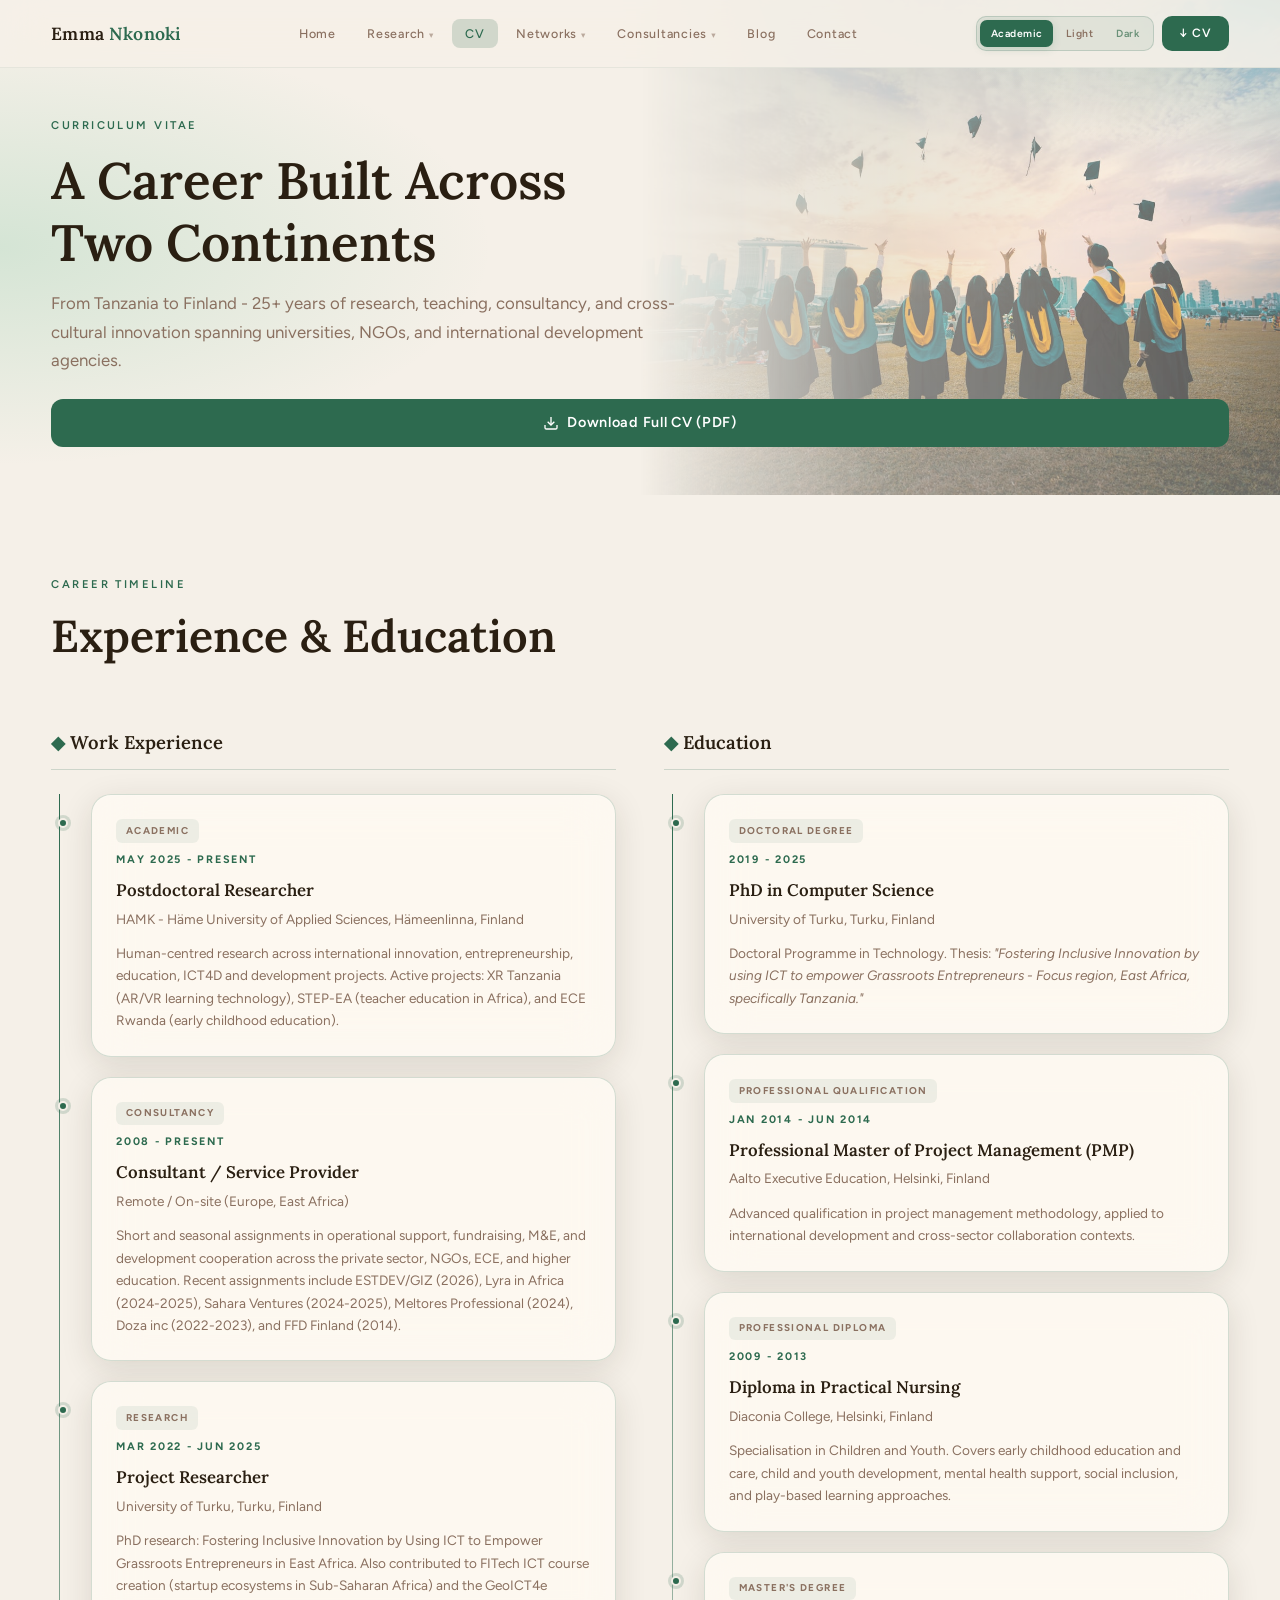
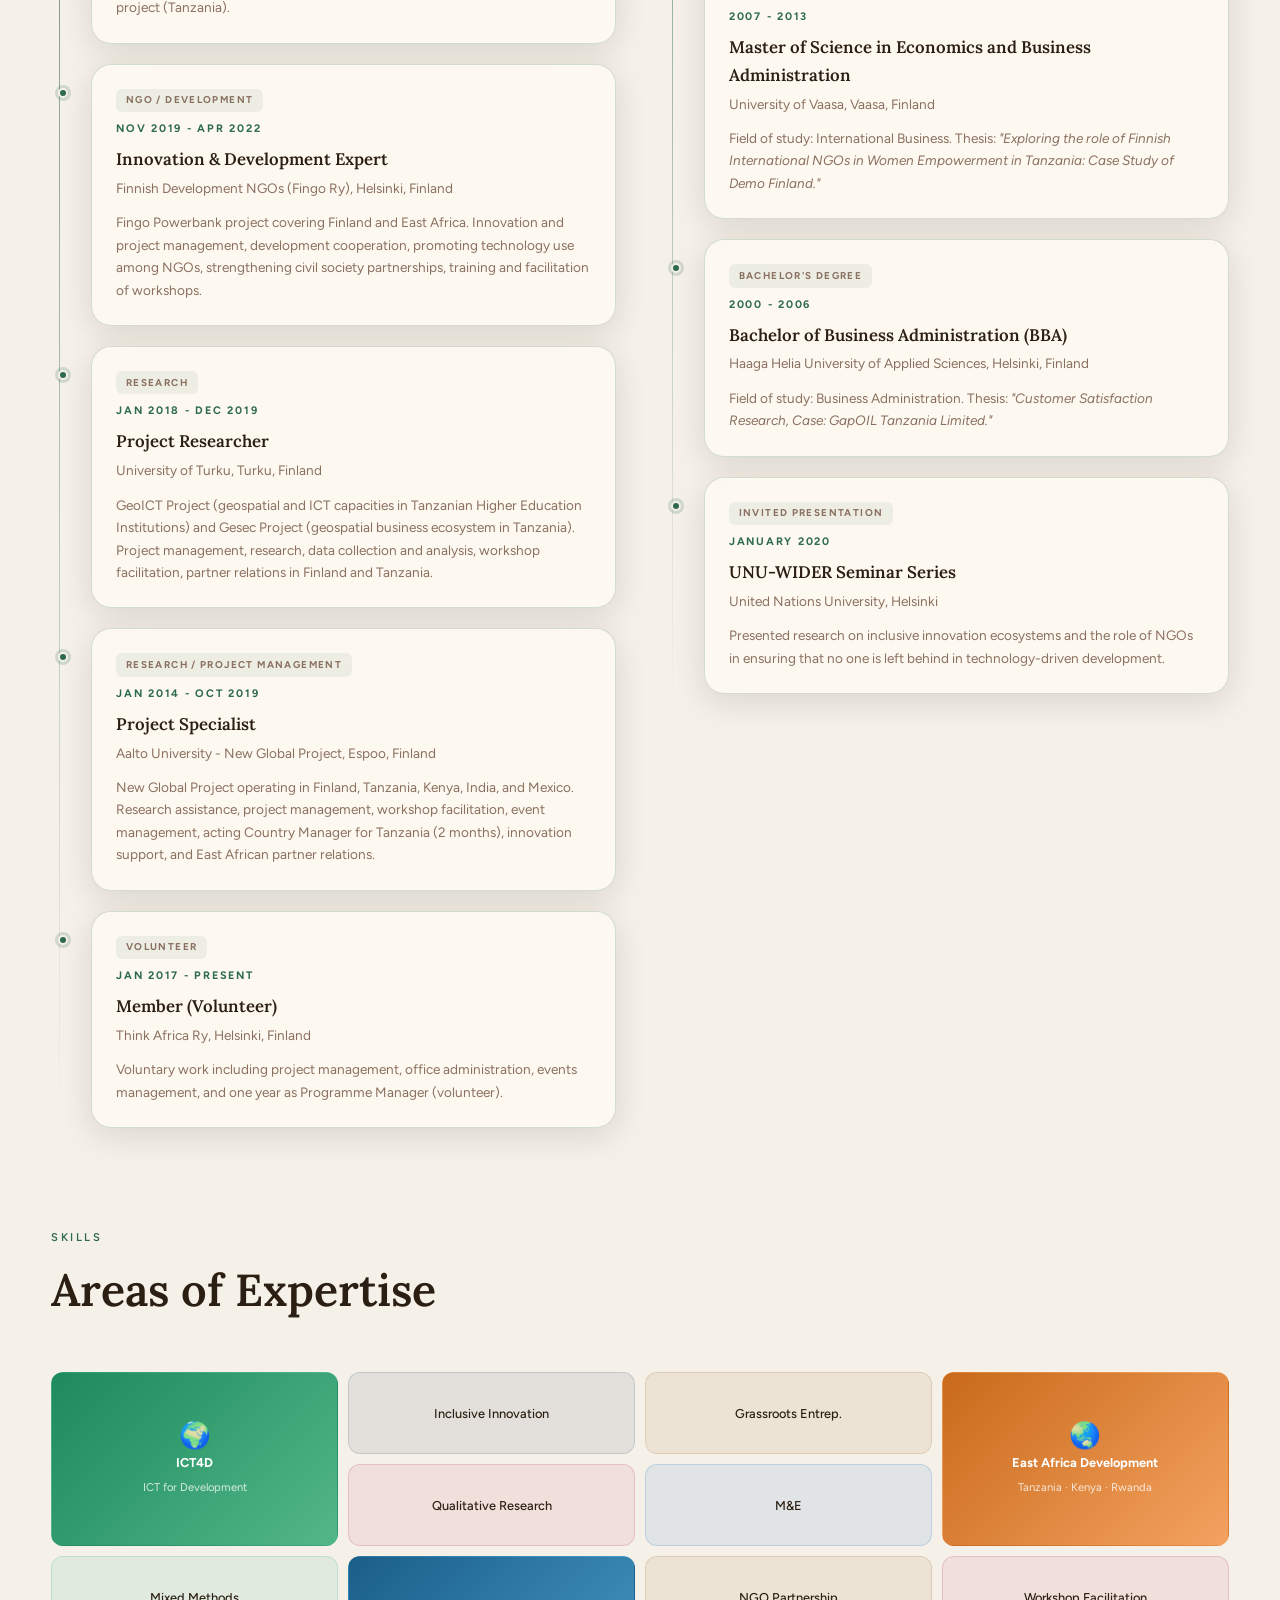
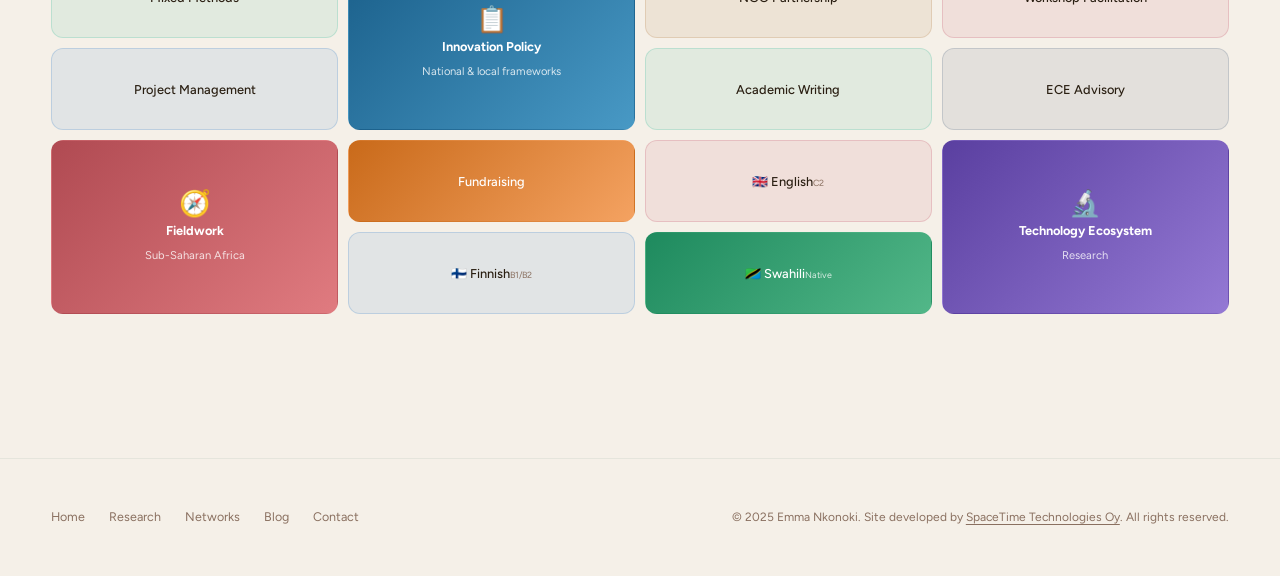
<file: resume.html>
<!DOCTYPE html>
<html lang="en" data-theme="academic">
<head>
  <meta charset="UTF-8" />
  <meta name="viewport" content="width=device-width, initial-scale=1.0" />
  <meta name="description" content="Dr. Emma Nkonoki's CV, career timeline, education, and skills in ICT4D, research, and international development." />
  <title>CV & Experience - Dr. Emma Nkonoki</title>
  <link rel="preconnect" href="https://fonts.googleapis.com" />
  <link rel="preconnect" href="https://fonts.gstatic.com" crossorigin />
  <link href="https://fonts.googleapis.com/css2?family=Lora:ital,wght@0,400;0,500;0,600;0,700;1,400;1,500&family=Figtree:wght@300;400;500;600;700&display=swap" rel="stylesheet" />
  <link rel="stylesheet" href="css/styles.css" />
  <style>
    .timeline-cols {
      display: grid;
      grid-template-columns: 1fr 1fr;
      gap: 3rem;
    }
    .timeline-col-title {
      font-family: var(--serif);
      font-size: 1.15rem;
      font-weight: 600;
      color: var(--text);
      margin-bottom: 1.5rem;
      padding-bottom: 0.75rem;
      border-bottom: 1px solid var(--border);
      position: sticky;
      top: calc(var(--nav-h) + 0.75rem);
      background: var(--bg);
      z-index: 10;
      padding-top: 0.5rem;
    }
    @media (max-width: 768px) {
      .timeline-cols { grid-template-columns: 1fr; gap: 2rem; }
    }
  </style>
</head>
<body>

<!-- ═══ NAVIGATION ═══ -->
<nav class="nav" role="navigation" aria-label="Main navigation">
  <div class="container nav-inner">
    <a href="index.html" class="nav-logo">Emma <span>Nkonoki</span></a>
    <ul class="nav-links" role="list">
      <li><a href="index.html">Home</a></li>
      <li class="has-dropdown"><a href="research.html">Research</a>
        <ul class="nav-dropdown" role="menu" aria-label="Research submenu">
          <li><a href="research.html#projects">Current Research</a></li>
          <li><a href="research.html#publications">Publications</a></li>
        </ul>
      </li>
      <li><a href="resume.html" class="active">CV</a></li>
      <li class="has-dropdown"><a href="activities.html">Networks</a>
        <ul class="nav-dropdown" role="menu" aria-label="Networks submenu">
          <li><a href="activities.html#activities">Activities</a></li>
          <li><a href="activities.html#affiliations">Affiliations</a></li>
        </ul>
      </li>
      <li class="has-dropdown"><a href="consultancies.html">Consultancies</a>
        <ul class="nav-dropdown" role="menu" aria-label="Consultancies submenu">
          <li><a href="consultancies.html#services">Services</a></li>
          <li><a href="consultancies.html#teaching">Teaching</a></li>
        </ul>
      </li>
      <li><a href="blog/index.html">Blog</a></li>
      <li><a href="contact.html">Contact</a></li>
    </ul>
    <div class="nav-actions">
      <div class="theme-switcher" role="group" aria-label="Select theme">
        <button class="theme-btn active" data-theme="academic">Academic</button>
        <button class="theme-btn" data-theme="light">Light</button>
        <button class="theme-btn" data-theme="dark">Dark</button>
      </div>
      <a href="#" class="nav-cta">↓ CV</a>
    </div>
    <button class="hamburger" aria-label="Toggle menu" aria-expanded="false" aria-controls="mobile-menu">
      <span></span><span></span><span></span>
    </button>
  </div>
</nav>
<div class="mobile-menu" id="mobile-menu" role="menu">
  <a href="index.html" role="menuitem">Home</a>
  <a href="research.html" role="menuitem">Research</a>
  <a href="research.html#projects" role="menuitem" class="nav-sub-link">↳ Current Research</a>
  <a href="research.html#publications" role="menuitem" class="nav-sub-link">↳ Publications</a>
  <a href="resume.html" role="menuitem">CV & Experience</a>
  <a href="activities.html" role="menuitem">Networks</a>
  <a href="activities.html#activities" role="menuitem" class="nav-sub-link">↳ Activities</a>
  <a href="activities.html#affiliations" role="menuitem" class="nav-sub-link">↳ Affiliations</a>
  <a href="consultancies.html" role="menuitem">Consultancies</a>
  <a href="consultancies.html#services" role="menuitem" class="nav-sub-link">↳ Services</a>
  <a href="consultancies.html#teaching" role="menuitem" class="nav-sub-link">↳ Teaching</a>
  <a href="blog/index.html" role="menuitem">Blog</a>
  <a href="contact.html" role="menuitem">Contact</a>
  <div style="border-top:1px solid var(--border-light);padding-top:1rem;margin-top:0.5rem;display:flex;gap:6px;">
    <button class="theme-btn" data-theme="academic" style="flex:1;border:1px solid var(--border);border-radius:8px;padding:0.4rem;">Academic</button>
    <button class="theme-btn" data-theme="light" style="flex:1;border:1px solid var(--border);border-radius:8px;padding:0.4rem;">Light</button>
    <button class="theme-btn" data-theme="dark"  style="flex:1;border:1px solid var(--border);border-radius:8px;padding:0.4rem;">Dark</button>
  </div>
</div>

<!-- ═══ PAGE HEADER ═══ -->
<header class="page-header" aria-labelledby="page-heading">
  <div class="page-header-photo right" style="background-image:url('assets/images/headers/resume.jpg')" aria-hidden="true"></div>
  <div class="container">
    <span class="section-label reveal">Curriculum Vitae</span>
    <h1 class="section-title reveal" id="page-heading" style="font-size:clamp(2.2rem,4vw,3.5rem);">
      A Career Built Across<br>Two Continents
    </h1>
    <p class="section-subtitle reveal reveal-delay-1">
      From Tanzania to Finland - 25+ years of research, teaching, consultancy, and cross-cultural innovation
      spanning universities, NGOs, and international development agencies.
    </p>
    <div style="margin-top:1.5rem;" class="reveal reveal-delay-2">
      <a href="#" class="cv-btn" style="display:inline-flex;align-items:center;gap:8px;padding:0.75rem 1.5rem;background:var(--accent);color:white;border-radius:12px;font-weight:600;font-size:0.9rem;">
        <svg width="16" height="16" viewBox="0 0 24 24" fill="none" stroke="currentColor" stroke-width="2" aria-hidden="true">
          <path d="M21 15v4a2 2 0 01-2 2H5a2 2 0 01-2-2v-4"/>
          <polyline points="7 10 12 15 17 10"/>
          <line x1="12" y1="15" x2="12" y2="3"/>
        </svg>
        Download Full CV (PDF)
      </a>
    </div>
  </div>
</header>

<!-- ═══ CAREER TIMELINE ═══ -->
<section class="section" aria-label="Career timeline">
  <div class="container">
    <div class="section-header reveal">
      <div>
        <span class="section-label">Career Timeline</span>
        <h2 class="section-title">Experience & Education</h2>
      </div>
    </div>

    <div class="timeline-cols">

      <!-- Work Experience Column -->
      <div>
        <h3 class="timeline-col-title reveal">
          <span style="color:var(--accent);">◆</span> Work Experience
        </h3>
        <div class="timeline">

          <div class="timeline-item reveal">
            <div class="timeline-card glass">
              <div class="timeline-type">Academic</div>
              <div class="timeline-period">May 2025 - Present</div>
              <h3>Postdoctoral Researcher</h3>
              <p class="timeline-org">HAMK - Häme University of Applied Sciences, Hämeenlinna, Finland</p>
              <p>Human-centred research across international innovation, entrepreneurship, education, ICT4D and development projects. Active projects: XR Tanzania (AR/VR learning technology), STEP-EA (teacher education in Africa), and ECE Rwanda (early childhood education).</p>
            </div>
          </div>

          <div class="timeline-item reveal">
            <div class="timeline-card glass">
              <div class="timeline-type">Consultancy</div>
              <div class="timeline-period">2008 - Present</div>
              <h3>Consultant / Service Provider</h3>
              <p class="timeline-org">Remote / On-site (Europe, East Africa)</p>
              <p>Short and seasonal assignments in operational support, fundraising, M&amp;E, and development cooperation across the private sector, NGOs, ECE, and higher education. Recent assignments include ESTDEV/GIZ (2026), Lyra in Africa (2024-2025), Sahara Ventures (2024-2025), Meltores Professional (2024), Doza inc (2022-2023), and FFD Finland (2014).</p>
            </div>
          </div>

          <div class="timeline-item reveal">
            <div class="timeline-card glass">
              <div class="timeline-type">Research</div>
              <div class="timeline-period">Mar 2022 - Jun 2025</div>
              <h3>Project Researcher</h3>
              <p class="timeline-org">University of Turku, Turku, Finland</p>
              <p>PhD research: Fostering Inclusive Innovation by Using ICT to Empower Grassroots Entrepreneurs in East Africa. Also contributed to FITech ICT course creation (startup ecosystems in Sub-Saharan Africa) and the GeoICT4e project (Tanzania).</p>
            </div>
          </div>

          <div class="timeline-item reveal">
            <div class="timeline-card glass">
              <div class="timeline-type">NGO / Development</div>
              <div class="timeline-period">Nov 2019 - Apr 2022</div>
              <h3>Innovation & Development Expert</h3>
              <p class="timeline-org">Finnish Development NGOs (Fingo Ry), Helsinki, Finland</p>
              <p>Fingo Powerbank project covering Finland and East Africa. Innovation and project management, development cooperation, promoting technology use among NGOs, strengthening civil society partnerships, training and facilitation of workshops.</p>
            </div>
          </div>

          <div class="timeline-item reveal">
            <div class="timeline-card glass">
              <div class="timeline-type">Research</div>
              <div class="timeline-period">Jan 2018 - Dec 2019</div>
              <h3>Project Researcher</h3>
              <p class="timeline-org">University of Turku, Turku, Finland</p>
              <p>GeoICT Project (geospatial and ICT capacities in Tanzanian Higher Education Institutions) and Gesec Project (geospatial business ecosystem in Tanzania). Project management, research, data collection and analysis, workshop facilitation, partner relations in Finland and Tanzania.</p>
            </div>
          </div>

          <div class="timeline-item reveal">
            <div class="timeline-card glass">
              <div class="timeline-type">Research / Project Management</div>
              <div class="timeline-period">Jan 2014 - Oct 2019</div>
              <h3>Project Specialist</h3>
              <p class="timeline-org">Aalto University - New Global Project, Espoo, Finland</p>
              <p>New Global Project operating in Finland, Tanzania, Kenya, India, and Mexico. Research assistance, project management, workshop facilitation, event management, acting Country Manager for Tanzania (2 months), innovation support, and East African partner relations.</p>
            </div>
          </div>

          <div class="timeline-item reveal">
            <div class="timeline-card glass">
              <div class="timeline-type">Volunteer</div>
              <div class="timeline-period">Jan 2017 - Present</div>
              <h3>Member (Volunteer)</h3>
              <p class="timeline-org">Think Africa Ry, Helsinki, Finland</p>
              <p>Voluntary work including project management, office administration, events management, and one year as Programme Manager (volunteer).</p>
            </div>
          </div>

        </div>
      </div>

      <!-- Education Column -->
      <div>
        <h3 class="timeline-col-title reveal">
          <span style="color:var(--accent);">◆</span> Education
        </h3>
        <div class="timeline">

          <div class="timeline-item reveal">
            <div class="timeline-card glass">
              <div class="timeline-type">Doctoral Degree</div>
              <div class="timeline-period">2019 - 2025</div>
              <h3>PhD in Computer Science</h3>
              <p class="timeline-org">University of Turku, Turku, Finland</p>
              <p>Doctoral Programme in Technology. Thesis: <em>"Fostering Inclusive Innovation by using ICT to empower Grassroots Entrepreneurs - Focus region, East Africa, specifically Tanzania."</em></p>
            </div>
          </div>

          <div class="timeline-item reveal">
            <div class="timeline-card glass">
              <div class="timeline-type">Professional Qualification</div>
              <div class="timeline-period">Jan 2014 - Jun 2014</div>
              <h3>Professional Master of Project Management (PMP)</h3>
              <p class="timeline-org">Aalto Executive Education, Helsinki, Finland</p>
              <p>Advanced qualification in project management methodology, applied to international development and cross-sector collaboration contexts.</p>
            </div>
          </div>

          <div class="timeline-item reveal">
            <div class="timeline-card glass">
              <div class="timeline-type">Professional Diploma</div>
              <div class="timeline-period">2009 - 2013</div>
              <h3>Diploma in Practical Nursing</h3>
              <p class="timeline-org">Diaconia College, Helsinki, Finland</p>
              <p>Specialisation in Children and Youth. Covers early childhood education and care, child and youth development, mental health support, social inclusion, and play-based learning approaches.</p>
            </div>
          </div>

          <div class="timeline-item reveal">
            <div class="timeline-card glass">
              <div class="timeline-type">Master's Degree</div>
              <div class="timeline-period">2007 - 2013</div>
              <h3>Master of Science in Economics and Business Administration</h3>
              <p class="timeline-org">University of Vaasa, Vaasa, Finland</p>
              <p>Field of study: International Business. Thesis: <em>"Exploring the role of Finnish International NGOs in Women Empowerment in Tanzania: Case Study of Demo Finland."</em></p>
            </div>
          </div>

          <div class="timeline-item reveal">
            <div class="timeline-card glass">
              <div class="timeline-type">Bachelor's Degree</div>
              <div class="timeline-period">2000 - 2006</div>
              <h3>Bachelor of Business Administration (BBA)</h3>
              <p class="timeline-org">Haaga Helia University of Applied Sciences, Helsinki, Finland</p>
              <p>Field of study: Business Administration. Thesis: <em>"Customer Satisfaction Research, Case: GapOIL Tanzania Limited."</em></p>
            </div>
          </div>

          <!-- Invited Talks -->
          <div class="timeline-item reveal">
            <div class="timeline-card glass">
              <div class="timeline-type">Invited Presentation</div>
              <div class="timeline-period">January 2020</div>
              <h3>UNU-WIDER Seminar Series</h3>
              <p class="timeline-org">United Nations University, Helsinki</p>
              <p>Presented research on inclusive innovation ecosystems and the role of NGOs in ensuring that no one is left behind in technology-driven development.</p>
            </div>
          </div>

        </div>
      </div>

    </div><!-- /timeline-cols -->
  </div>
</section>

<!-- ═══ SKILLS CLOUD ═══ -->
<section class="section" style="padding-top:0;" aria-label="Skills and expertise">
  <div class="container">
    <div class="section-header reveal">
      <div>
        <span class="section-label">Skills</span>
        <h2 class="section-title">Areas of Expertise</h2>
      </div>
    </div>

    <div class="skills-bento reveal">

      <!-- Col 1+4 tall (rows 1-2), col 2+3 short -->
      <div class="skill-cell c1r2 sk-green">
        <div class="skill-inner">
          <span class="skill-icon">🌍</span>
          <strong>ICT4D</strong>
          <small>ICT for Development</small>
        </div>
      </div>
      <div class="skill-cell sk-slate">Inclusive Innovation</div>
      <div class="skill-cell sk-sand">Grassroots Entrep.</div>
      <div class="skill-cell c1r2 sk-amber">
        <div class="skill-inner">
          <span class="skill-icon">🌏</span>
          <strong>East Africa Development</strong>
          <small>Tanzania · Kenya · Rwanda</small>
        </div>
      </div>

      <!-- Row 2 fill -->
      <div class="skill-cell sk-rose">Qualitative Research</div>
      <div class="skill-cell sk-sky">M&amp;E</div>

      <!-- Col 2 tall (rows 3-4) -->
      <div class="skill-cell sk-mint">Mixed Methods</div>
      <div class="skill-cell c1r2 sk-blue">
        <div class="skill-inner">
          <span class="skill-icon">📋</span>
          <strong>Innovation Policy</strong>
          <small>National &amp; local frameworks</small>
        </div>
      </div>
      <div class="skill-cell sk-sand">NGO Partnership</div>
      <div class="skill-cell sk-rose">Workshop Facilitation</div>

      <!-- Row 4 fill -->
      <div class="skill-cell sk-sky">Project Management</div>
      <div class="skill-cell sk-mint">Academic Writing</div>
      <div class="skill-cell sk-slate">ECE Advisory</div>

      <!-- Col 1+4 tall (rows 5-6) -->
      <div class="skill-cell c1r2 sk-coral">
        <div class="skill-inner">
          <span class="skill-icon">🧭</span>
          <strong>Fieldwork</strong>
          <small>Sub-Saharan Africa</small>
        </div>
      </div>
      <div class="skill-cell sk-amber">Fundraising</div>
      <div class="skill-cell sk-rose">🇬🇧 English <small style="display:inline;font-size:0.7em;">C2</small></div>
      <div class="skill-cell c1r2 sk-purple">
        <div class="skill-inner">
          <span class="skill-icon">🔬</span>
          <strong>Technology Ecosystem</strong>
          <small>Research</small>
        </div>
      </div>

      <!-- Row 6 fill -->
      <div class="skill-cell sk-sky">🇫🇮 Finnish <small style="display:inline;font-size:0.7em;">B1/B2</small></div>
      <div class="skill-cell sk-green">🇹🇿 Swahili <small style="display:inline;font-size:0.7em;">Native</small></div>

    </div>


  </div>
</section>

<!-- ═══ FOOTER ═══ -->
<footer class="footer" role="contentinfo">
  <div class="container">
    <div class="footer-inner">
      
      <nav class="footer-links" aria-label="Footer navigation">
        <a href="index.html">Home</a>
        <a href="research.html">Research</a>
        <a href="activities.html">Networks</a>
        <a href="blog/index.html">Blog</a>
        <a href="contact.html">Contact</a>
      </nav>
      <p class="footer-copy">© 2025 Emma Nkonoki. Site developed by <a href="https://learning254.com" target="_blank" rel="noopener noreferrer" style="color:inherit;text-decoration:underline;text-underline-offset:3px;">SpaceTime Technologies Oy</a>. All rights reserved.</p>
    </div>
  </div>
</footer>

<script src="js/main.js"></script>
</body>
</html>
</file>
<file: css/styles.css>
/* ═══════════════════════════════════════════════════════
   DR. EMMA NKONOKI — PERSONAL ACADEMIC WEBSITE
   Design System: Tanzanian Green × Finnish Minimalism
   Liquid Glass Aesthetic | Bento Grid Layout | 2026
   ═══════════════════════════════════════════════════════ */

@import url('https://fonts.googleapis.com/css2?family=Lora:ital,wght@0,400;0,500;0,600;0,700;1,400;1,500&family=Figtree:wght@300;400;500;600;700&display=swap');

/* ─── THEME VARIABLES ─────────────────────────────────── */
:root {
  /* Tanzanian Green Palette */
  --tz-deep:    #1A3D2E;
  --tz-forest:  #2D6A4F;
  --tz-mid:     #40916C;
  --tz-bright:  #52B788;
  --tz-light:   #95D5B2;
  --tz-pale:    #D8F3DC;

  /* Light Theme (default) */
  --bg:           #F0F7F2;
  --bg-alt:       #E6F2EA;
  --surface:      rgba(255, 255, 255, 0.72);
  --surface-dark: rgba(255, 255, 255, 0.45);
  --text:         #1A2E25;
  --text-mid:     #3A5A47;
  --text-muted:   #6B8F78;
  --accent:       var(--tz-forest);
  --accent-light: var(--tz-bright);
  --accent-glow:  rgba(82, 183, 136, 0.25);
  --border:       rgba(45, 106, 79, 0.18);
  --border-light: rgba(45, 106, 79, 0.08);
  --shadow-sm:    0 2px 12px rgba(26, 61, 46, 0.08);
  --shadow-md:    0 8px 32px rgba(26, 61, 46, 0.12);
  --shadow-lg:    0 24px 64px rgba(26, 61, 46, 0.16);
  --nav-blur:     rgba(240, 247, 242, 0.88);

  /* Typography */
  --serif:  'Lora', Georgia, serif;
  --sans:   'Figtree', system-ui, sans-serif;

  /* Layout */
  --max-w:    1200px;
  --nav-h:    68px;
  --radius-sm: 12px;
  --radius:    20px;
  --radius-lg: 28px;
  --transition: 0.3s cubic-bezier(0.4, 0, 0.2, 1);
}

/* ─── DARK THEME ──────────────────────────────────────── */
[data-theme="dark"] {
  --bg:           #080F0C;
  --bg-alt:       #0D1A14;
  --surface:      rgba(18, 42, 30, 0.65);
  --surface-dark: rgba(12, 28, 20, 0.80);
  --text:         #E4F2EB;
  --text-mid:     #A8CBB5;
  --text-muted:   #6A9178;
  --accent:       #52B788;
  --accent-light: #95D5B2;
  --accent-glow:  rgba(82, 183, 136, 0.20);
  --border:       rgba(82, 183, 136, 0.20);
  --border-light: rgba(82, 183, 136, 0.08);
  --shadow-sm:    0 2px 12px rgba(0, 0, 0, 0.3);
  --shadow-md:    0 8px 32px rgba(0, 0, 0, 0.4);
  --shadow-lg:    0 24px 64px rgba(0, 0, 0, 0.5);
  --nav-blur:     rgba(8, 15, 12, 0.88);
}

/* ─── ACADEMIC THEME ──────────────────────────────────── */
[data-theme="academic"] {
  --bg:           #F5F0E8;
  --bg-alt:       #EDE6D8;
  --surface:      rgba(255, 251, 245, 0.75);
  --surface-dark: rgba(240, 234, 220, 0.60);
  --text:         #2A1F12;
  --text-mid:     #5A4530;
  --text-muted:   #8A7060;
  --accent:       var(--tz-forest);
  --accent-light: var(--tz-mid);
  --accent-glow:  rgba(45, 106, 79, 0.18);
  --border:       rgba(45, 106, 79, 0.20);
  --border-light: rgba(45, 106, 79, 0.08);
  --shadow-sm:    0 2px 12px rgba(42, 31, 18, 0.08);
  --shadow-md:    0 8px 32px rgba(42, 31, 18, 0.12);
  --shadow-lg:    0 24px 64px rgba(42, 31, 18, 0.16);
  --nav-blur:     rgba(245, 240, 232, 0.90);
}

/* ─── RESET & BASE ────────────────────────────────────── */
*, *::before, *::after { box-sizing: border-box; margin: 0; padding: 0; }

html {
  scroll-behavior: smooth;
  font-size: 16px;
}

body {
  font-family: var(--sans);
  background-color: var(--bg);
  color: var(--text);
  line-height: 1.65;
  -webkit-font-smoothing: antialiased;
  overflow-x: hidden;
  transition: background-color 0.4s ease, color 0.4s ease;
}

img { display: block; max-width: 100%; height: auto; }
a  { color: inherit; text-decoration: none; }
ul { list-style: none; }
button { cursor: pointer; border: none; background: none; font: inherit; }

/* ─── UTILITY ─────────────────────────────────────────── */
.container {
  width: 92%;
  max-width: var(--max-w);
  margin-inline: auto;
}

.section-label {
  font-family: var(--sans);
  font-size: 0.7rem;
  font-weight: 600;
  letter-spacing: 0.22em;
  text-transform: uppercase;
  color: var(--accent);
  display: block;
  margin-bottom: 1rem;
}

.section-title {
  font-family: var(--serif);
  font-size: clamp(1.8rem, 3.5vw, 2.8rem);
  font-weight: 600;
  line-height: 1.2;
  color: var(--text);
  margin-bottom: 1rem;
}

.section-subtitle {
  font-size: 1.05rem;
  color: var(--text-muted);
  max-width: 640px;
  line-height: 1.7;
}

.sr-only {
  position: absolute; width: 1px; height: 1px;
  padding: 0; margin: -1px; overflow: hidden;
  clip: rect(0,0,0,0); border: 0;
}

/* ─── GLASS CARD SYSTEM ───────────────────────────────── */
.glass {
  background: var(--surface);
  backdrop-filter: blur(24px) saturate(160%);
  -webkit-backdrop-filter: blur(24px) saturate(160%);
  border: 1px solid var(--border);
  border-radius: var(--radius);
  box-shadow: var(--shadow-md), inset 0 1px 0 rgba(255,255,255,0.15);
  transition: transform var(--transition), box-shadow var(--transition);
}

.glass:hover {
  transform: translateY(-2px);
  box-shadow: var(--shadow-lg), inset 0 1px 0 rgba(255,255,255,0.2);
}

.glass-dark {
  background: var(--surface-dark);
  backdrop-filter: blur(32px) saturate(180%);
  -webkit-backdrop-filter: blur(32px) saturate(180%);
  border: 1px solid var(--border);
  border-radius: var(--radius);
  box-shadow: var(--shadow-lg);
}

/* ─── NAVIGATION ──────────────────────────────────────── */
.nav {
  position: fixed;
  top: 0; left: 0; right: 0;
  z-index: 200;
  height: var(--nav-h);
  background: var(--nav-blur);
  backdrop-filter: blur(20px) saturate(180%);
  -webkit-backdrop-filter: blur(20px) saturate(180%);
  border-bottom: 1px solid var(--border-light);
  transition: box-shadow var(--transition), border-color var(--transition);
}

.nav.scrolled {
  box-shadow: var(--shadow-sm);
  border-color: var(--border);
}

.nav-inner {
  height: 100%;
  display: flex;
  align-items: center;
  justify-content: space-between;
  gap: 2rem;
}

.nav-logo {
  font-family: var(--serif);
  font-size: 1.1rem;
  font-weight: 600;
  color: var(--text);
  letter-spacing: 0.01em;
  white-space: nowrap;
  flex-shrink: 0;
}

.nav-logo span {
  color: var(--accent);
}

.nav-links {
  display: flex;
  align-items: center;
  gap: 0.25rem;
}

.nav-links a {
  font-size: 0.78rem;
  font-weight: 500;
  letter-spacing: 0.06em;
  color: var(--text-muted);
  padding: 0.45rem 0.85rem;
  border-radius: 8px;
  transition: color var(--transition), background var(--transition);
}

.nav-links a:hover,
.nav-links a.active {
  color: var(--accent);
  background: var(--accent-glow);
}

.nav-actions {
  display: flex;
  align-items: center;
  gap: 0.5rem;
  flex-shrink: 0;
}

.theme-switcher {
  display: flex;
  align-items: center;
  gap: 2px;
  background: var(--border-light);
  border: 1px solid var(--border);
  border-radius: 10px;
  padding: 3px;
}

.theme-btn {
  font-size: 0.65rem;
  font-weight: 600;
  letter-spacing: 0.05em;
  padding: 0.3rem 0.65rem;
  border-radius: 7px;
  color: var(--text-muted);
  transition: all 0.2s;
}

.theme-btn.active {
  background: var(--accent);
  color: white;
  box-shadow: 0 2px 8px var(--accent-glow);
}

.nav-cta {
  font-size: 0.75rem;
  font-weight: 600;
  letter-spacing: 0.04em;
  padding: 0.5rem 1.1rem;
  background: var(--accent);
  color: white !important;
  border-radius: 10px;
  transition: all var(--transition);
}

.nav-cta:hover {
  background: var(--tz-deep);
  transform: translateY(-1px);
  box-shadow: 0 4px 16px var(--accent-glow);
}

/* Hamburger */
.hamburger {
  display: none;
  flex-direction: column;
  gap: 5px;
  padding: 4px;
  color: var(--text);
}

.hamburger span {
  display: block;
  width: 22px;
  height: 1.5px;
  background: currentColor;
  transition: var(--transition);
  transform-origin: center;
}

.hamburger.open span:nth-child(1) { transform: rotate(45deg) translate(5px, 5px); }
.hamburger.open span:nth-child(2) { opacity: 0; transform: scaleX(0); }
.hamburger.open span:nth-child(3) { transform: rotate(-45deg) translate(5px, -5px); }

.mobile-menu {
  display: none;
  position: fixed;
  top: var(--nav-h);
  left: 0; right: 0;
  background: var(--nav-blur);
  backdrop-filter: blur(24px);
  -webkit-backdrop-filter: blur(24px);
  border-bottom: 1px solid var(--border);
  padding: 1.5rem;
  z-index: 199;
  flex-direction: column;
  gap: 0.5rem;
  max-height: calc(100vh - var(--nav-h));
  overflow-y: auto;
}

.mobile-menu.open { display: flex; }

.mobile-menu a {
  padding: 0.75rem 1rem;
  border-radius: 10px;
  color: var(--text-mid);
  font-weight: 500;
  font-size: 0.95rem;
  transition: all 0.2s;
}

.mobile-menu a:hover { background: var(--accent-glow); color: var(--accent); }

/* ─── PAGE HERO BACKGROUND ────────────────────────────── */
.page-top {
  padding-top: calc(var(--nav-h) + 3rem);
  padding-bottom: 5rem;
  position: relative;
  overflow: hidden;
}

.page-top::before {
  content: '';
  position: absolute;
  inset: 0;
  background:
    radial-gradient(ellipse 80% 60% at 10% 0%, rgba(82,183,136,0.22) 0%, transparent 60%),
    radial-gradient(ellipse 60% 80% at 90% 100%, rgba(45,106,79,0.18) 0%, transparent 60%);
  pointer-events: none;
  z-index: 0;
}

.page-top > * { position: relative; z-index: 1; }

/* ─── HERO SECTION (HOME) ─────────────────────────────── */
.hero-section {
  min-height: 100vh;
  display: flex;
  flex-direction: column;
  justify-content: center;
  padding-top: var(--nav-h);
  position: relative;
  overflow: hidden;
}

/* Mesh gradient background */
.hero-bg {
  position: absolute;
  inset: 0;
  background:
    radial-gradient(ellipse 70% 60% at 15% 15%, rgba(82,183,136,0.28) 0%, transparent 55%),
    radial-gradient(ellipse 50% 70% at 85% 85%, rgba(45,106,79,0.22) 0%, transparent 60%),
    radial-gradient(ellipse 80% 40% at 50% 0%, rgba(26,61,46,0.15) 0%, transparent 50%),
    var(--bg);
  z-index: 0;
}

[data-theme="dark"] .hero-bg {
  background:
    radial-gradient(ellipse 70% 60% at 15% 15%, rgba(82,183,136,0.18) 0%, transparent 55%),
    radial-gradient(ellipse 50% 70% at 85% 85%, rgba(45,106,79,0.22) 0%, transparent 60%),
    radial-gradient(ellipse 80% 40% at 50% 0%, rgba(26,61,46,0.35) 0%, transparent 50%),
    var(--bg);
}

.hero-content {
  position: relative;
  z-index: 1;
  padding: 2rem 0 4rem;
}

/* ─── BENTO GRID ──────────────────────────────────────── */
.bento-hero {
  display: grid;
  grid-template-columns: 1.5fr 0.9fr 1fr;
  grid-template-rows: 1fr 0.75fr;
  grid-template-areas:
    "bio     bio    photo"
    "tagline contact photo";
  gap: 16px;
  min-height: 70vh;
}

/* Bio Card */
.bento-bio {
  grid-area: bio;
  padding: 2.5rem;
  display: flex;
  flex-direction: column;
  justify-content: space-between;
  background: var(--surface);
  backdrop-filter: blur(24px) saturate(160%);
  -webkit-backdrop-filter: blur(24px) saturate(160%);
  border: 1px solid var(--border);
  border-radius: var(--radius-lg);
  box-shadow: var(--shadow-md), inset 0 1px 0 rgba(255,255,255,0.18);
  position: relative;
  overflow: hidden;
}

.bento-bio::before {
  content: '';
  position: absolute;
  top: -60px; right: -60px;
  width: 200px; height: 200px;
  background: radial-gradient(circle, var(--accent-glow) 0%, transparent 70%);
  pointer-events: none;
}

.bio-tag {
  display: inline-flex;
  align-items: center;
  gap: 6px;
  font-size: 0.68rem;
  font-weight: 600;
  letter-spacing: 0.18em;
  text-transform: uppercase;
  color: var(--accent);
  background: var(--accent-glow);
  border: 1px solid rgba(82,183,136,0.3);
  padding: 0.35rem 0.8rem;
  border-radius: 100px;
  width: fit-content;
  margin-bottom: 1.25rem;
}

.bio-tag::before {
  content: '';
  width: 6px; height: 6px;
  border-radius: 50%;
  background: var(--accent);
  animation: pulse-dot 2s ease infinite;
}

@keyframes pulse-dot {
  0%, 100% { opacity: 1; transform: scale(1); }
  50%       { opacity: 0.5; transform: scale(0.7); }
}

.bio-name {
  font-family: var(--serif);
  font-size: clamp(2rem, 4vw, 3.2rem);
  font-weight: 700;
  line-height: 1.1;
  color: var(--text);
  margin-bottom: 0.5rem;
}

.bio-title {
  font-size: 1rem;
  font-weight: 500;
  color: var(--text-mid);
  margin-bottom: 0.35rem;
}

.bio-institution {
  font-size: 0.85rem;
  color: var(--text-muted);
  margin-bottom: 1.5rem;
}

.bio-location {
  display: flex;
  align-items: center;
  gap: 6px;
  font-size: 0.82rem;
  color: var(--text-muted);
}

.bio-location svg { color: var(--accent); flex-shrink: 0; }

.bio-bottom {
  display: flex;
  align-items: center;
  gap: 1rem;
  flex-wrap: wrap;
  margin-top: 1.5rem;
}

.bio-pill {
  font-size: 0.72rem;
  font-weight: 500;
  letter-spacing: 0.04em;
  padding: 0.4rem 0.9rem;
  border-radius: 100px;
  background: var(--border-light);
  border: 1px solid var(--border);
  color: var(--text-mid);
}

/* Photo Card */
.bento-photo {
  grid-area: photo;
  background: linear-gradient(155deg, var(--tz-deep) 0%, #0D2018 40%, #1A3D2E 100%);
  border-radius: var(--radius-lg);
  border: 1px solid rgba(82,183,136,0.2);
  box-shadow: var(--shadow-lg);
  display: flex;
  align-items: center;
  justify-content: center;
  position: relative;
  overflow: hidden;
}

.bento-photo::before {
  content: '';
  position: absolute;
  top: -30%; left: -30%;
  width: 160%; height: 160%;
  background: radial-gradient(ellipse at 40% 30%, rgba(82,183,136,0.25) 0%, transparent 55%);
  pointer-events: none;
}

.photo-placeholder {
  display: flex;
  flex-direction: column;
  align-items: center;
  gap: 1rem;
  color: rgba(255,255,255,0.4);
  position: relative;
  z-index: 1;
  padding: 2rem;
}

.photo-placeholder svg {
  width: 72px; height: 72px;
  color: rgba(82,183,136,0.6);
}

.photo-placeholder-text {
  font-size: 0.72rem;
  font-weight: 500;
  letter-spacing: 0.1em;
  text-transform: uppercase;
  text-align: center;
  line-height: 1.6;
}

.photo-placeholder-text strong {
  display: block;
  color: rgba(255,255,255,0.7);
  font-size: 0.85rem;
  margin-bottom: 0.25rem;
}

.bento-photo img {
  width: 100%; height: 100%;
  object-fit: cover;
  object-position: center top;
  border-radius: var(--radius);
}

/* Tagline Card */
.bento-tagline {
  grid-area: tagline;
  padding: 2rem;
  background: linear-gradient(135deg, var(--tz-forest), var(--tz-mid));
  border-radius: var(--radius);
  box-shadow: var(--shadow-md);
  display: flex;
  flex-direction: column;
  justify-content: center;
  position: relative;
  overflow: hidden;
}

.bento-tagline::before {
  content: '';
  position: absolute;
  bottom: -20px; right: -20px;
  width: 100px; height: 100px;
  background: rgba(255,255,255,0.06);
  border-radius: 50%;
}

.bento-tagline p {
  font-family: var(--serif);
  font-style: italic;
  font-size: 1.1rem;
  line-height: 1.5;
  color: rgba(255,255,255,0.92);
  position: relative;
  z-index: 1;
}

.bento-tagline cite {
  display: block;
  font-family: var(--sans);
  font-style: normal;
  font-size: 0.7rem;
  font-weight: 600;
  letter-spacing: 0.14em;
  text-transform: uppercase;
  color: rgba(255,255,255,0.5);
  margin-top: 1rem;
  position: relative;
  z-index: 1;
}

/* Contact Card */
.bento-contact {
  grid-area: contact;
  padding: 1.75rem;
  background: var(--surface);
  backdrop-filter: blur(24px) saturate(160%);
  -webkit-backdrop-filter: blur(24px) saturate(160%);
  border: 1px solid var(--border);
  border-radius: var(--radius);
  box-shadow: var(--shadow-md);
  display: flex;
  flex-direction: column;
  gap: 0.75rem;
}

.contact-label {
  font-size: 0.68rem;
  font-weight: 600;
  letter-spacing: 0.2em;
  text-transform: uppercase;
  color: var(--accent);
  margin-bottom: 0.25rem;
}

.contact-item {
  display: flex;
  align-items: center;
  gap: 0.6rem;
  font-size: 0.8rem;
  color: var(--text-muted);
  transition: color var(--transition);
}

.contact-item:hover { color: var(--accent); }
.contact-item svg { flex-shrink: 0; color: var(--accent); }

.social-row {
  display: flex;
  gap: 0.5rem;
  margin-top: 0.5rem;
}

.social-btn {
  display: flex;
  align-items: center;
  justify-content: center;
  width: 34px; height: 34px;
  border-radius: 9px;
  background: var(--border-light);
  border: 1px solid var(--border);
  color: var(--text-muted);
  transition: all var(--transition);
}

.social-btn:hover {
  background: var(--accent);
  border-color: var(--accent);
  color: white;
  transform: translateY(-2px);
  box-shadow: 0 4px 12px var(--accent-glow);
}

.cv-btn {
  display: flex;
  align-items: center;
  justify-content: center;
  gap: 6px;
  width: 100%;
  padding: 0.6rem 1rem;
  background: var(--accent);
  color: white;
  border-radius: 10px;
  font-size: 0.78rem;
  font-weight: 600;
  letter-spacing: 0.05em;
  margin-top: auto;
  transition: all var(--transition);
}

.cv-btn:hover {
  background: var(--tz-deep);
  box-shadow: 0 4px 16px var(--accent-glow);
  transform: translateY(-1px);
}

/* ─── QUICK STATS ──────────────────────────────────────── */
.stats-section {
  padding: 3rem 0 5rem;
  position: relative;
  z-index: 1;
}

.stats-grid {
  display: grid;
  grid-template-columns: repeat(4, 1fr);
  gap: 16px;
}

.stat-card {
  padding: 1.75rem 1.5rem;
  text-align: center;
  position: relative;
  overflow: hidden;
}

.stat-card::after {
  content: '';
  position: absolute;
  bottom: 0; left: 50%;
  transform: translateX(-50%);
  width: 40px; height: 2px;
  background: var(--accent);
  border-radius: 2px;
  opacity: 0.5;
}

.stat-number {
  font-family: var(--serif);
  font-size: 2.8rem;
  font-weight: 700;
  color: var(--accent);
  line-height: 1;
  margin-bottom: 0.5rem;
  letter-spacing: -0.02em;
}

.stat-label {
  font-size: 0.75rem;
  font-weight: 500;
  letter-spacing: 0.08em;
  text-transform: uppercase;
  color: var(--text-muted);
  line-height: 1.4;
}

/* ─── SECTION WRAPPER ─────────────────────────────────── */
.section {
  padding: 5rem 0;
}

.section-header {
  display: flex;
  align-items: flex-end;
  justify-content: space-between;
  margin-bottom: 2.5rem;
  gap: 2rem;
}

.section-link {
  font-size: 0.78rem;
  font-weight: 600;
  letter-spacing: 0.06em;
  color: var(--accent);
  display: flex;
  align-items: center;
  gap: 4px;
  flex-shrink: 0;
  transition: gap var(--transition);
}

.section-link:hover { gap: 8px; }

/* ─── PROJECT CARDS ───────────────────────────────────── */
.projects-grid {
  display: grid;
  grid-template-columns: repeat(3, 1fr);
  gap: 16px;
}

.project-card {
  padding: 2rem;
  display: flex;
  flex-direction: column;
  gap: 1rem;
  cursor: pointer;
  position: relative;
  overflow: hidden;
}

.project-card.featured {
  grid-column: span 2;
}

.project-tag {
  font-size: 0.65rem;
  font-weight: 700;
  letter-spacing: 0.2em;
  text-transform: uppercase;
  padding: 0.3rem 0.75rem;
  border-radius: 100px;
  background: var(--accent-glow);
  color: var(--accent);
  border: 1px solid rgba(82,183,136,0.25);
  width: fit-content;
}

.project-card h3 {
  font-family: var(--serif);
  font-size: 1.25rem;
  font-weight: 600;
  color: var(--text);
  line-height: 1.3;
}

.project-card p {
  font-size: 0.88rem;
  color: var(--text-muted);
  line-height: 1.65;
  flex: 1;
}

.project-meta {
  display: flex;
  align-items: center;
  gap: 1rem;
  font-size: 0.75rem;
  color: var(--text-muted);
  border-top: 1px solid var(--border-light);
  padding-top: 1rem;
}

.project-status {
  display: flex;
  align-items: center;
  gap: 5px;
  font-weight: 500;
}

.status-dot {
  width: 7px; height: 7px;
  border-radius: 50%;
  background: var(--accent);
  animation: pulse-dot 2s ease infinite;
}

.status-dot.inactive { background: var(--text-muted); animation: none; }

/* ─── PUBLICATIONS ────────────────────────────────────── */
.pub-filters {
  display: flex;
  flex-wrap: wrap;
  gap: 8px;
  margin-bottom: 1.5rem;
}

.pub-filter-btn {
  font-size: 0.72rem;
  font-weight: 600;
  letter-spacing: 0.08em;
  padding: 0.4rem 1rem;
  border-radius: 100px;
  border: 1px solid var(--border);
  color: var(--text-muted);
  background: var(--surface);
  transition: all var(--transition);
}

.pub-filter-btn.active,
.pub-filter-btn:hover {
  background: var(--accent);
  border-color: var(--accent);
  color: white;
}

.pubs-grid {
  display: grid;
  grid-template-columns: repeat(2, 1fr);
  gap: 14px;
}

.pub-card {
  padding: 1.5rem;
  display: flex;
  flex-direction: column;
  gap: 0.75rem;
  transition: transform var(--transition), box-shadow var(--transition), opacity 0.3s;
}

.pub-card.hidden { display: none; }

.pub-card:hover { transform: translateY(-3px); box-shadow: var(--shadow-lg); }

.pub-badges {
  display: flex;
  flex-wrap: wrap;
  gap: 6px;
}

.pub-badge {
  font-size: 0.62rem;
  font-weight: 700;
  letter-spacing: 0.12em;
  text-transform: uppercase;
  padding: 0.22rem 0.6rem;
  border-radius: 6px;
}

.pub-badge.journal  { background: rgba(82,183,136,0.15); color: var(--tz-mid); }
.pub-badge.conf     { background: rgba(45,106,79,0.12); color: var(--tz-forest); }
.pub-badge.thesis   { background: rgba(26,61,46,0.12); color: var(--tz-deep); }
.pub-badge.chapter  { background: rgba(149,213,178,0.2); color: var(--tz-forest); }
.pub-badge.year     { background: var(--border-light); color: var(--text-muted); }
.pub-badge.review   { background: rgba(255,165,0,0.12); color: #b08000; }

[data-theme="dark"] .pub-badge.journal  { background: rgba(82,183,136,0.2);  color: var(--tz-light); }
[data-theme="dark"] .pub-badge.conf     { background: rgba(82,183,136,0.15); color: var(--tz-bright); }
[data-theme="dark"] .pub-badge.thesis   { background: rgba(149,213,178,0.1); color: var(--tz-light); }
[data-theme="dark"] .pub-badge.chapter  { background: rgba(149,213,178,0.1); color: var(--tz-bright); }

.pub-card h4 {
  font-family: var(--serif);
  font-size: 0.97rem;
  font-weight: 600;
  line-height: 1.45;
  color: var(--text);
}

.pub-venue {
  font-size: 0.8rem;
  color: var(--text-muted);
  font-style: italic;
}

.pub-authors {
  font-size: 0.75rem;
  color: var(--text-muted);
  line-height: 1.5;
}

.pub-link {
  display: inline-flex;
  align-items: center;
  gap: 4px;
  font-size: 0.72rem;
  font-weight: 600;
  color: var(--accent);
  margin-top: auto;
  transition: gap var(--transition);
}

.pub-link:hover { gap: 7px; }

/* ─── TIMELINE ────────────────────────────────────────── */
.timeline {
  position: relative;
  padding-left: 2.5rem;
}

.timeline::before {
  content: '';
  position: absolute;
  left: 0.5rem;
  top: 0; bottom: 0;
  width: 1px;
  background: linear-gradient(to bottom, var(--accent), transparent);
}

.timeline-item {
  position: relative;
  margin-bottom: 1.25rem;
}

.timeline-item::before {
  content: '';
  position: absolute;
  left: -2.08rem;
  top: 1.5rem;
  width: 10px; height: 10px;
  border-radius: 50%;
  background: var(--accent);
  border: 2px solid var(--bg);
  box-shadow: 0 0 0 3px var(--accent-glow);
}

.timeline-card {
  padding: 1.5rem;
}

.timeline-period {
  font-size: 0.68rem;
  font-weight: 700;
  letter-spacing: 0.16em;
  text-transform: uppercase;
  color: var(--accent);
  margin-bottom: 0.5rem;
}

.timeline-card h3 {
  font-family: var(--serif);
  font-size: 1.05rem;
  font-weight: 600;
  color: var(--text);
  margin-bottom: 0.2rem;
}

.timeline-org {
  font-size: 0.85rem;
  color: var(--text-muted);
  margin-bottom: 0.75rem;
}

.timeline-card p {
  font-size: 0.85rem;
  color: var(--text-muted);
  line-height: 1.65;
}

.timeline-type {
  font-size: 0.62rem;
  font-weight: 700;
  letter-spacing: 0.14em;
  text-transform: uppercase;
  padding: 0.22rem 0.6rem;
  border-radius: 6px;
  background: var(--border-light);
  color: var(--text-muted);
  width: fit-content;
  margin-bottom: 0.5rem;
}

/* ─── SKILLS CLOUD ────────────────────────────────────── */
.skills-bento {
  display: grid;
  grid-template-columns: repeat(4, 1fr);
  grid-auto-rows: 82px;
  gap: 10px;
}

.skill-cell {
  display: flex;
  align-items: center;
  justify-content: center;
  text-align: center;
  padding: 0.85rem 1rem;
  border-radius: var(--radius-sm);
  font-size: 0.8rem;
  font-weight: 500;
  color: var(--text-mid);
  background: var(--surface);
  border: 1px solid var(--border);
  transition: all var(--transition);
  cursor: default;
  line-height: 1.35;
}

.skill-cell:hover {
  background: var(--accent);
  border-color: var(--accent);
  color: white;
  transform: scale(1.02);
}
.skill-cell:hover small { color: rgba(255,255,255,0.8); }

/* Size variants — only three sizes used */
.skill-cell.c2r2 { grid-column: span 2; grid-row: span 2; font-size: 1rem; font-weight: 700; }
.skill-cell.c2r1 { grid-column: span 2; }
.skill-cell.c1r2 { grid-row: span 2; flex-direction: column; gap: 0.4rem; }

/* Inner layout for feature cells */
.skill-inner {
  display: flex;
  flex-direction: column;
  align-items: center;
  gap: 0.35rem;
  text-align: center;
}
.skill-icon { font-size: 1.6rem; line-height: 1; }
.skill-cell small {
  display: block;
  font-size: 0.7rem;
  font-weight: 400;
  color: var(--text-muted);
  margin-top: 0.15rem;
  line-height: 1.5;
}

/* Colour palette — 5 hues + gradients */
/* Green (brand) */
.skill-cell.sk-green {
  background: linear-gradient(135deg, #1e8a5e 0%, #52b788 100%);
  border-color: transparent; color: #fff;
}
.skill-cell.sk-green small { color: rgba(255,255,255,0.8); }

/* Amber / warm orange */
.skill-cell.sk-amber {
  background: linear-gradient(135deg, #c96a1a 0%, #f4a261 100%);
  border-color: transparent; color: #fff;
}
.skill-cell.sk-amber small { color: rgba(255,255,255,0.8); }

/* Ocean blue */
.skill-cell.sk-blue {
  background: linear-gradient(135deg, #1a5f8a 0%, #4899c5 100%);
  border-color: transparent; color: #fff;
}
.skill-cell.sk-blue small { color: rgba(255,255,255,0.8); }

/* Coral / rose */
.skill-cell.sk-coral {
  background: linear-gradient(135deg, #b04a52 0%, #e07b80 100%);
  border-color: transparent; color: #fff;
}
.skill-cell.sk-coral small { color: rgba(255,255,255,0.8); }

/* Purple */
.skill-cell.sk-purple {
  background: linear-gradient(135deg, #5a3fa0 0%, #9479d4 100%);
  border-color: transparent; color: #fff;
}
.skill-cell.sk-purple small { color: rgba(255,255,255,0.8); }

/* Soft flat hues for 1×1 cells */
.skill-cell.sk-slate  { background: rgba(100,116,139,0.12); border-color: rgba(100,116,139,0.25); color: var(--text); }
.skill-cell.sk-sand   { background: rgba(194,154,108,0.15); border-color: rgba(194,154,108,0.3);  color: var(--text); }
.skill-cell.sk-rose   { background: rgba(190, 80, 100,0.10); border-color: rgba(190,80,100,0.22); color: var(--text); }
.skill-cell.sk-sky    { background: rgba(56,130,200,0.10);  border-color: rgba(56,130,200,0.22);  color: var(--text); }
.skill-cell.sk-mint   { background: rgba(52,183,150,0.10);  border-color: rgba(52,183,150,0.22);  color: var(--text); }

/* Keep hover effect readable on all */
.skill-cell[class*="sk-"]:hover { opacity: 0.88; transform: scale(1.02); }

/* Responsive */
@media (max-width: 600px) {
  .skills-bento { grid-template-columns: repeat(2, 1fr); grid-auto-rows: 75px; }
  /* all span classes stay — 2-col grid handles them naturally */
  .skill-cell.c1r2 { grid-row: span 2; }
}

/* ─── AFFILIATION LOGOS ───────────────────────────────── */
.affil-grid {
  display: grid;
  grid-template-columns: repeat(auto-fill, minmax(160px, 1fr));
  grid-auto-flow: dense;
  gap: 14px;
}

.affil-card {
  padding: 1.5rem 1rem;
  display: flex;
  flex-direction: column;
  align-items: center;
  justify-content: center;
  gap: 0.75rem;
  text-align: center;
  min-height: 110px;
  cursor: pointer;
  text-decoration: none;
}

.affil-card.wide { grid-column: span 2; }

.affil-logo {
  width: 48px; height: 48px;
  border-radius: 12px;
  background: var(--accent-glow);
  display: flex;
  align-items: center;
  justify-content: center;
  font-size: 1.4rem;
  transition: transform var(--transition);
}

.affil-card:hover .affil-logo { transform: scale(1.15); }

.affil-name {
  font-size: 0.75rem;
  font-weight: 600;
  color: var(--text-mid);
  line-height: 1.3;
}

.affil-type {
  font-size: 0.65rem;
  color: var(--text-muted);
  letter-spacing: 0.06em;
}

/* ─── SERVICE CARDS ───────────────────────────────────── */
.services-grid {
  display: grid;
  grid-template-columns: repeat(3, 1fr);
  gap: 14px;
}

.service-card {
  padding: 2rem;
  display: flex;
  flex-direction: column;
  gap: 1rem;
}

.service-icon {
  width: 44px; height: 44px;
  border-radius: 12px;
  background: var(--accent-glow);
  display: flex;
  align-items: center;
  justify-content: center;
  font-size: 1.3rem;
  flex-shrink: 0;
}

.service-card h3 {
  font-family: var(--serif);
  font-size: 1.1rem;
  font-weight: 600;
  color: var(--text);
}

.service-card p {
  font-size: 0.85rem;
  color: var(--text-muted);
  line-height: 1.65;
  flex: 1;
}

/* ─── TEACHING LIST ───────────────────────────────────── */
.teaching-list {
  display: flex;
  flex-direction: column;
  gap: 10px;
}

.teaching-item {
  display: flex;
  align-items: center;
  justify-content: space-between;
  padding: 1.25rem 1.5rem;
  border-radius: var(--radius-sm);
  transition: all var(--transition);
}

.teaching-item:hover { transform: translateX(4px); }

.teaching-item h4 {
  font-family: var(--serif);
  font-size: 1rem;
  font-weight: 600;
  color: var(--text);
  margin-bottom: 0.2rem;
}

.teaching-item p {
  font-size: 0.8rem;
  color: var(--text-muted);
}

.teaching-level {
  font-size: 0.68rem;
  font-weight: 700;
  letter-spacing: 0.1em;
  text-transform: uppercase;
  color: var(--accent);
  background: var(--accent-glow);
  padding: 0.3rem 0.7rem;
  border-radius: 8px;
  flex-shrink: 0;
}

/* ─── BLOG ────────────────────────────────────────────── */
.blog-grid {
  display: grid;
  grid-template-columns: repeat(3, 1fr);
  gap: 16px;
}

.blog-card {
  padding: 1.75rem;
  display: flex;
  flex-direction: column;
  gap: 0.75rem;
  text-decoration: none;
  cursor: pointer;
}

.blog-card.featured { grid-column: span 2; }

.blog-date {
  font-size: 0.7rem;
  font-weight: 600;
  letter-spacing: 0.14em;
  text-transform: uppercase;
  color: var(--accent);
}

.blog-card h3 {
  font-family: var(--serif);
  font-size: 1.1rem;
  font-weight: 600;
  line-height: 1.35;
  color: var(--text);
  flex: 1;
}

.blog-card p {
  font-size: 0.85rem;
  color: var(--text-muted);
  line-height: 1.6;
}

.blog-tag-list {
  display: flex;
  flex-wrap: wrap;
  gap: 6px;
  margin-top: auto;
}

.blog-tag {
  font-size: 0.65rem;
  font-weight: 600;
  letter-spacing: 0.08em;
  padding: 0.22rem 0.6rem;
  border-radius: 6px;
  background: var(--border-light);
  color: var(--text-muted);
}

/* ─── CONTACT FORM ────────────────────────────────────── */
.contact-grid {
  display: grid;
  grid-template-columns: 1fr 1.4fr;
  gap: 24px;
  align-items: start;
}

.contact-info {
  padding: 2.5rem;
  display: flex;
  flex-direction: column;
  gap: 1.5rem;
}

.contact-info-item {
  display: flex;
  gap: 1rem;
  align-items: flex-start;
}

.contact-icon {
  width: 40px; height: 40px;
  border-radius: 10px;
  background: var(--accent-glow);
  display: flex;
  align-items: center;
  justify-content: center;
  flex-shrink: 0;
  color: var(--accent);
}

.contact-info-item p { font-size: 0.85rem; color: var(--text-muted); }
.contact-info-item strong { display: block; color: var(--text); font-weight: 600; margin-bottom: 0.15rem; }

.form-card {
  padding: 2.5rem;
}

.form-grid {
  display: grid;
  grid-template-columns: 1fr 1fr;
  gap: 1rem;
}

.form-group { display: flex; flex-direction: column; gap: 0.4rem; }
.form-group.full { grid-column: span 2; }

label {
  font-size: 0.75rem;
  font-weight: 600;
  letter-spacing: 0.06em;
  text-transform: uppercase;
  color: var(--text-muted);
}

input, textarea, select {
  padding: 0.8rem 1rem;
  border-radius: 10px;
  border: 1px solid var(--border);
  background: var(--border-light);
  color: var(--text);
  font-family: var(--sans);
  font-size: 0.9rem;
  transition: border-color var(--transition), box-shadow var(--transition);
  outline: none;
  width: 100%;
}

input:focus, textarea:focus, select:focus {
  border-color: var(--accent);
  box-shadow: 0 0 0 3px var(--accent-glow);
}

textarea { resize: vertical; min-height: 130px; }

.btn-submit {
  display: flex;
  align-items: center;
  justify-content: center;
  gap: 8px;
  width: 100%;
  padding: 0.9rem 2rem;
  background: var(--accent);
  color: white;
  border-radius: 12px;
  font-size: 0.9rem;
  font-weight: 600;
  letter-spacing: 0.04em;
  margin-top: 0.5rem;
  transition: all var(--transition);
}

.btn-submit:hover {
  background: var(--tz-deep);
  box-shadow: 0 6px 20px var(--accent-glow);
  transform: translateY(-2px);
}

/* ─── FOOTER ──────────────────────────────────────────── */
.footer {
  border-top: 1px solid var(--border-light);
  padding: 3rem 0;
  margin-top: 4rem;
}

.footer-inner {
  display: flex;
  align-items: center;
  justify-content: space-between;
  flex-wrap: wrap;
  gap: 1.5rem;
}

.footer-logo {
  font-family: var(--serif);
  font-size: 1rem;
  font-weight: 600;
  color: var(--text);
}

.footer-logo span { color: var(--accent); }

.footer-links {
  display: flex;
  gap: 1.5rem;
}

.footer-links a {
  font-size: 0.78rem;
  color: var(--text-muted);
  transition: color var(--transition);
}

.footer-links a:hover { color: var(--accent); }

.footer-copy {
  font-size: 0.75rem;
  color: var(--text-muted);
}

/* ─── SCROLL ANIMATIONS ───────────────────────────────── */
.reveal {
  opacity: 0;
  transform: translateY(24px);
  transition: opacity 0.6s ease, transform 0.6s ease;
}

.reveal.visible {
  opacity: 1;
  transform: translateY(0);
}

.reveal-delay-1 { transition-delay: 0.1s; }
.reveal-delay-2 { transition-delay: 0.2s; }
.reveal-delay-3 { transition-delay: 0.3s; }
.reveal-delay-4 { transition-delay: 0.4s; }

/* ─── PAGE HEADERS ────────────────────────────────────── */
.page-header {
  padding: calc(var(--nav-h) + 3rem) 0 3rem;
  position: relative;
  overflow: hidden;
  min-height: 260px;
}

.page-header::before {
  content: '';
  position: absolute;
  inset: 0;
  background:
    radial-gradient(ellipse 70% 80% at 0% 50%, rgba(82,183,136,0.20) 0%, transparent 55%),
    radial-gradient(ellipse 50% 60% at 100% 0%, rgba(45,106,79,0.15) 0%, transparent 55%);
  pointer-events: none;
  z-index: 1;
}

.page-header > .container { position: relative; z-index: 2; }

/* Decorative background photo — placed absolutely, fades in from the
   right so it sits behind the text without obscuring it */
.page-header-photo {
  position: absolute;
  top: 0;
  right: 0;
  width: 50%;
  height: 100%;
  background-size: cover;
  background-position: center top;
  background-repeat: no-repeat;
  pointer-events: none;
  z-index: 0;
  /* Fade from transparent on left to semi-opaque on right */
  mask-image: linear-gradient(to right, transparent 0%, rgba(0,0,0,0.45) 40%, rgba(0,0,0,0.65) 100%);
  -webkit-mask-image: linear-gradient(to right, transparent 0%, rgba(0,0,0,0.45) 40%, rgba(0,0,0,0.65) 100%);
}
/* Tint overlay so image doesn't fight with text */
.page-header-photo::after {
  content: '';
  position: absolute;
  inset: 0;
  background: linear-gradient(135deg, var(--tz-deep) 0%, transparent 60%);
  opacity: 0.4;
}
.page-header-photo.right {
  right: 0;
  left: auto;
}
[data-theme="dark"] .page-header-photo {
  mask-image: linear-gradient(to right, transparent 0%, rgba(0,0,0,0.55) 40%, rgba(0,0,0,0.8) 100%);
  -webkit-mask-image: linear-gradient(to right, transparent 0%, rgba(0,0,0,0.55) 40%, rgba(0,0,0,0.8) 100%);
}
@media (max-width: 768px) {
  .page-header-photo {
    width: 100%;
    opacity: 0.18;
    mask-image: none;
    -webkit-mask-image: none;
  }
}

/* ─── BACK TO TOP ─────────────────────────────────────── */
.back-to-top {
  position: fixed;
  bottom: 2rem;
  right: 2rem;
  z-index: 300;
  width: 44px;
  height: 44px;
  border-radius: 50%;
  background: var(--tz-forest);
  color: #fff;
  border: none;
  cursor: pointer;
  display: flex;
  align-items: center;
  justify-content: center;
  font-size: 1.1rem;
  box-shadow: 0 4px 20px rgba(26,61,46,0.35);
  opacity: 0;
  visibility: hidden;
  transform: translateY(12px);
  transition: opacity 0.25s ease, visibility 0.25s ease, transform 0.25s ease, background 0.2s;
}
.back-to-top:hover {
  background: var(--tz-mid);
  transform: translateY(0) scale(1.08);
}
.back-to-top.visible {
  opacity: 1;
  visibility: visible;
  transform: translateY(0);
}
@media (max-width: 600px) {
  .back-to-top { bottom: 1.2rem; right: 1.2rem; width: 40px; height: 40px; }
}

/* ─── INTRO TEXT (Home after bento) ──────────────────── */
.intro-section {
  padding: 4rem 0;
}

.intro-grid {
  display: grid;
  grid-template-columns: 1fr 1fr;
  gap: 4rem;
  align-items: center;
}

.intro-text h2 {
  font-family: var(--serif);
  font-size: clamp(1.6rem, 2.8vw, 2.2rem);
  font-weight: 600;
  line-height: 1.3;
  color: var(--text);
  margin-bottom: 1rem;
}

.intro-text p {
  font-size: 0.95rem;
  color: var(--text-muted);
  line-height: 1.75;
  margin-bottom: 0.75rem;
}

.intro-highlights {
  display: flex;
  flex-direction: column;
  gap: 10px;
}

.highlight-item {
  padding: 1.25rem 1.5rem;
  display: flex;
  align-items: flex-start;
  gap: 1rem;
}

.highlight-icon {
  font-size: 1.4rem;
  flex-shrink: 0;
  line-height: 1;
}

.highlight-item h4 {
  font-family: var(--serif);
  font-size: 0.95rem;
  font-weight: 600;
  color: var(--text);
  margin-bottom: 0.2rem;
}

.highlight-item p {
  font-size: 0.8rem;
  color: var(--text-muted);
  line-height: 1.55;
}

/* ─── RESPONSIVE ──────────────────────────────────────── */
@media (max-width: 1024px) {
  .bento-hero {
    grid-template-columns: 1fr 1fr;
    grid-template-rows: auto auto auto;
    grid-template-areas:
      "bio   photo"
      "tagline photo"
      "contact contact";
  }

  .projects-grid { grid-template-columns: 1fr 1fr; }
  .project-card.featured { grid-column: span 2; }
  .pubs-grid { grid-template-columns: 1fr; }
  .stats-grid { grid-template-columns: repeat(2, 1fr); }
  .services-grid { grid-template-columns: 1fr 1fr; }
  .contact-grid { grid-template-columns: 1fr; }
  .intro-grid { grid-template-columns: 1fr; gap: 2rem; }
  .blog-grid { grid-template-columns: 1fr 1fr; }
  .blog-card.featured { grid-column: span 2; }
}

@media (max-width: 768px) {
  :root {
    --nav-h: 60px;
    --radius: 16px;
    --radius-lg: 20px;
  }

  .nav-links, .nav-actions { display: none; }
  .hamburger { display: flex; }

  .bento-hero {
    grid-template-columns: 1fr;
    grid-template-rows: auto;
    grid-template-areas:
      "bio"
      "photo"
      "tagline"
      "contact";
    min-height: unset;
  }

  .bento-photo { min-height: 240px; }
  .projects-grid { grid-template-columns: 1fr; }
  .project-card.featured { grid-column: span 1; }
  .stats-grid { grid-template-columns: repeat(2, 1fr); }
  .services-grid { grid-template-columns: 1fr; }
  .section-header { flex-direction: column; align-items: flex-start; }
  .affil-grid { grid-template-columns: repeat(2, 1fr); }
  .affil-card.wide { grid-column: span 1; }
  .form-grid { grid-template-columns: 1fr; }
  .form-group.full { grid-column: span 1; }
  .footer-inner { flex-direction: column; text-align: center; }
  .footer-links { justify-content: center; }
  .blog-grid { grid-template-columns: 1fr; }
  .blog-card.featured { grid-column: span 1; }
  .contact-grid { grid-template-columns: 1fr; }
}

@media (max-width: 480px) {
  .stats-grid { grid-template-columns: repeat(2, 1fr); }
  .stat-number { font-size: 2.2rem; }
  .bento-bio { padding: 1.75rem; }
  .bio-name { font-size: 2rem; }
}

/* ══════════════════════════════════════════════════════
   NAV DROPDOWNS
══════════════════════════════════════════════════════ */
.nav-links li.has-dropdown { position: relative; }

.nav-links li.has-dropdown > a::after {
  content: '▾';
  margin-left: 4px;
  font-size: 0.7em;
  opacity: 0.55;
  display: inline-block;
  transition: transform 0.2s ease, opacity 0.2s;
  vertical-align: middle;
}
.nav-links li.has-dropdown:hover > a::after,
.nav-links li.has-dropdown.open > a::after {
  transform: rotate(-180deg);
  opacity: 1;
}

/* Invisible hover bridge — fills the gap between the nav link and the
   dropdown so the mouse doesn't "fall through" and close the menu */
.nav-links li.has-dropdown::after {
  content: '';
  position: absolute;
  top: 100%;
  left: -10px;
  right: -10px;
  height: 14px;
  background: transparent;
  z-index: 199;
}

.nav-dropdown {
  position: absolute;
  top: calc(100% + 10px);
  left: 50%;
  transform: translateX(-50%) translateY(-6px);
  min-width: 178px;
  list-style: none;
  padding: 0.4rem;
  margin: 0;
  background: var(--surface);
  backdrop-filter: blur(24px) saturate(160%);
  -webkit-backdrop-filter: blur(24px) saturate(160%);
  border: 1px solid var(--border);
  border-radius: 14px;
  box-shadow: 0 8px 32px rgba(0,0,0,0.12), 0 2px 8px rgba(0,0,0,0.06);
  opacity: 0;
  visibility: hidden;
  pointer-events: none;
  /* Small delay on hide so mouse can cross the gap without the menu vanishing */
  transition: opacity 0.18s ease 0.08s, transform 0.18s ease 0.08s, visibility 0.18s 0.08s;
  z-index: 200;
}
.nav-dropdown::before {
  content: '';
  position: absolute;
  top: -5px;
  left: 50%;
  transform: translateX(-50%) rotate(45deg);
  width: 9px; height: 9px;
  background: var(--surface);
  border-left: 1px solid var(--border);
  border-top: 1px solid var(--border);
  border-radius: 2px;
}
.nav-links li.has-dropdown:hover .nav-dropdown,
.nav-links li.has-dropdown:focus-within .nav-dropdown,
.nav-links li.has-dropdown.open .nav-dropdown {
  opacity: 1;
  visibility: visible;
  pointer-events: auto;
  transform: translat  transform: translateX(-50%) translateY(0);
  transition-delay: 0s;
}
.nav-dropdown li { list-style: none; }
.nav-dropdown li a {
  display: block;
  padding: 0.5rem 0.9rem;
  border-radius: 9px;
  font-size: 0.84rem;
  font-weight: 500;
  color: var(--text);
  text-decoration: none;
  white-space: nowrap;
  transition: background 0.15s, color 0.15s;
}
.nav-dropdown li a:hover { background: var(--accent-glow); color: var(--accent); }

/* Mobile sub-links */
.mobile-menu .nav-sub-link {
  padding-left: 2.2rem !important;
  font-size: 0.87rem !important;
  color: var(--text-muted) !important;
  border-left: 2px solid var(--border);
  margin-left: 1rem;
}
.mobile-menu .nav-sub-link:hover { color: var(--accent) !important; }

/* ══════════════════════════════════════════════════════
   SPEAKING / ENGAGEMENT BENTO GRID (activities.html)
══════════════════════════════════════════════════════ */
.speaking-bento {
  display: grid;
  grid-template-columns: repeat(3, 1fr);
  gap: 1.5rem;
}

.engage-card {
  border-radius: var(--radius);
  overflow: hidden;
  display: flex;
  flex-direction: column;
}
.engage-card--featured { grid-column: span 2; grid-row: span 2; }

.engage-img { overflow: hidden; flex-shrink: 0; }
.engage-img img {
  width: 100%;
  height: 220px;
  object-fit: cover;
  transition: transform 0.45s ease;
  display: block;
  border-radius: var(--radius) var(--radius) 0 0;
}
.engage-img--sm img { height: 160px; }
.engage-card--featured .engage-img img { height: 300px; }
.engage-card:hover .engage-img img { transform: scale(1.05); }

.engage-body {
  padding: 1.3rem 1.5rem 1.5rem;
  flex: 1;
  display: flex;
  flex-direction: column;
  gap: 0.5rem;
}
.engage-body h3 {
  font-family: var(--serif);
  font-size: 1.05rem;
  font-weight: 600;
  color: var(--text);
  line-height: 1.35;
  margin: 0;
}
.engage-body p { font-size: 0.9rem; color: var(--text-muted); line-height: 1.65; margin: 0; }
.engage-card--featured .engage-body { padding: 1.6rem 1.8rem 1.8rem; }
.engage-card--featured .engage-body h3 { font-size: 1.2rem; }
.engage-card--featured .engage-body p { font-size: 0.93rem; }

@media (max-width: 900px) {
  .speaking-bento { grid-template-columns: repeat(2, 1fr); }
  .engage-card--featured { grid-column: span 2; grid-row: span 1; }
  .engage-card--featured .engage-img img { height: 220px; }
}
@media (max-width: 600px) {
  .speaking-bento { grid-template-columns: 1fr; }
  .engage-card--featured { grid-column: span 1; }
  .engage-img img,
  .engage-img--sm img,
  .engage-card--featured .engage-img img { height: 200px !important; }
}
mg { height: 200px !important; }
}
</file>
